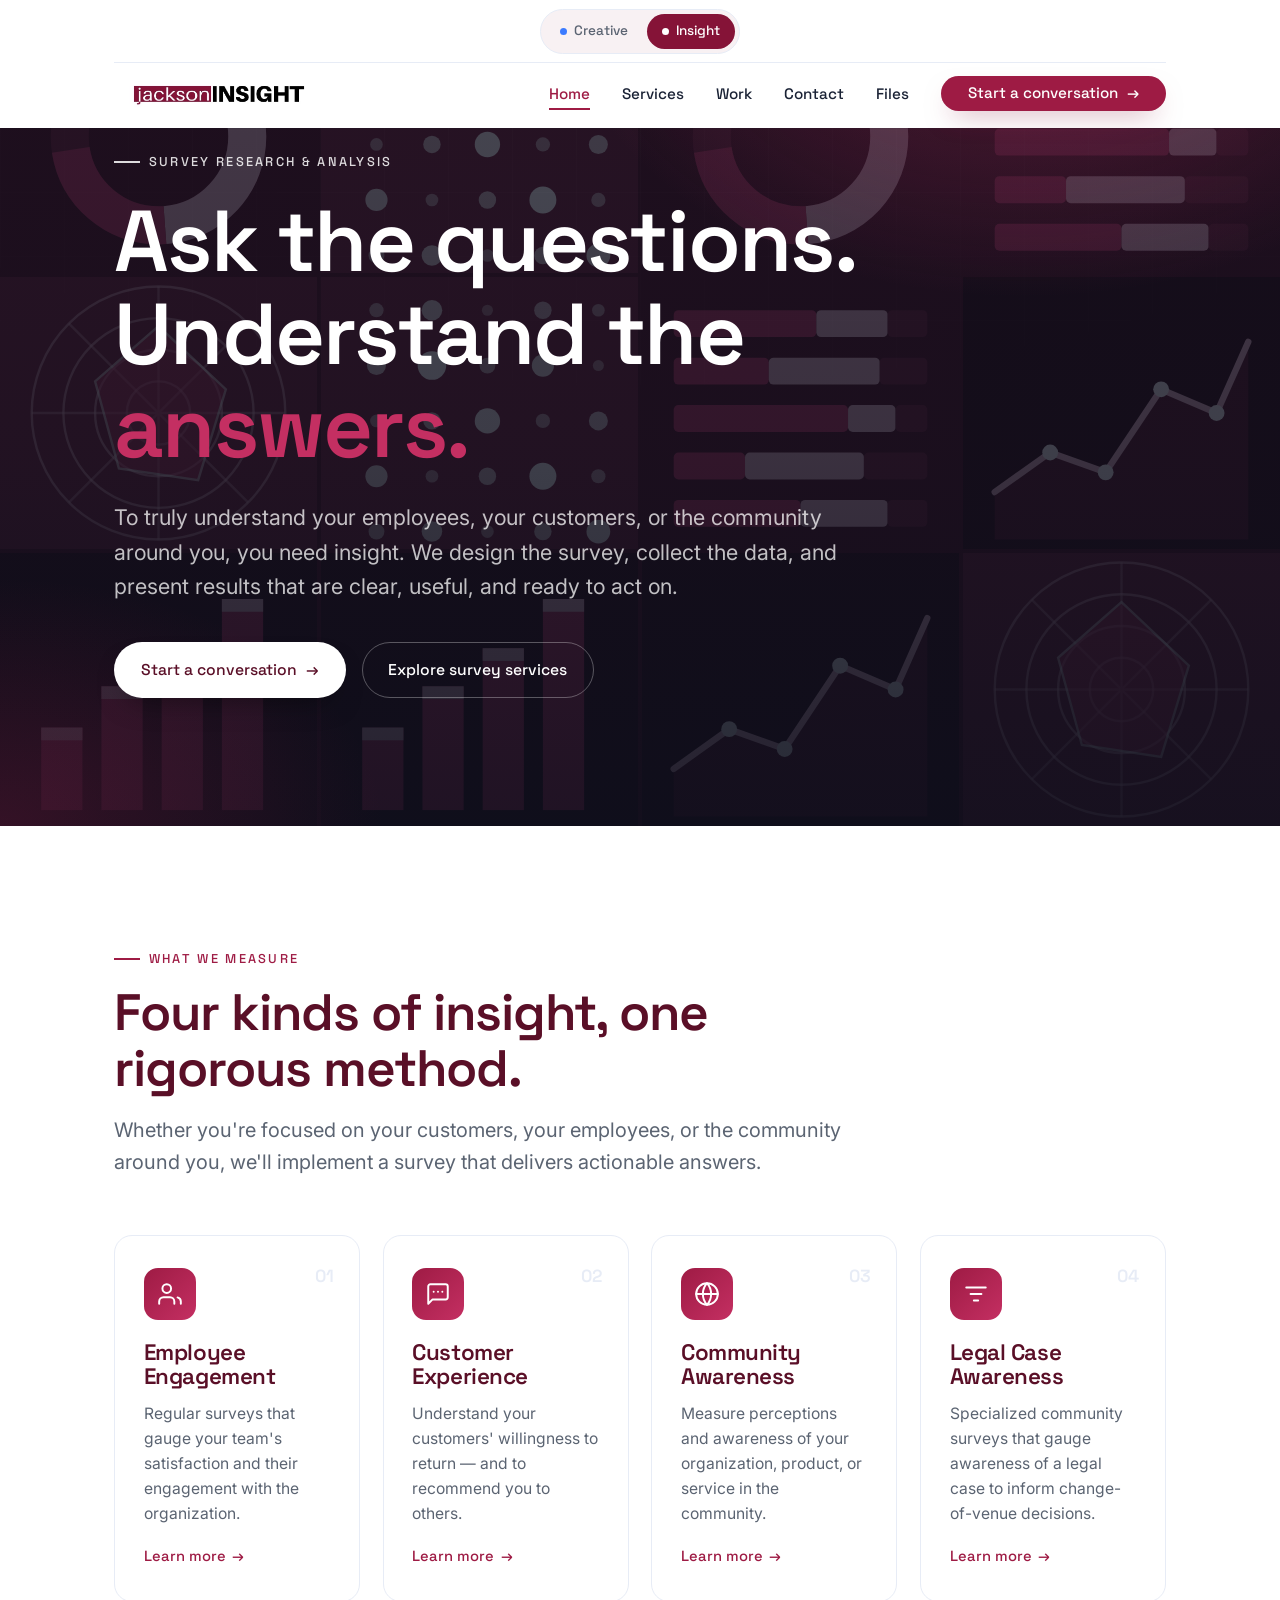
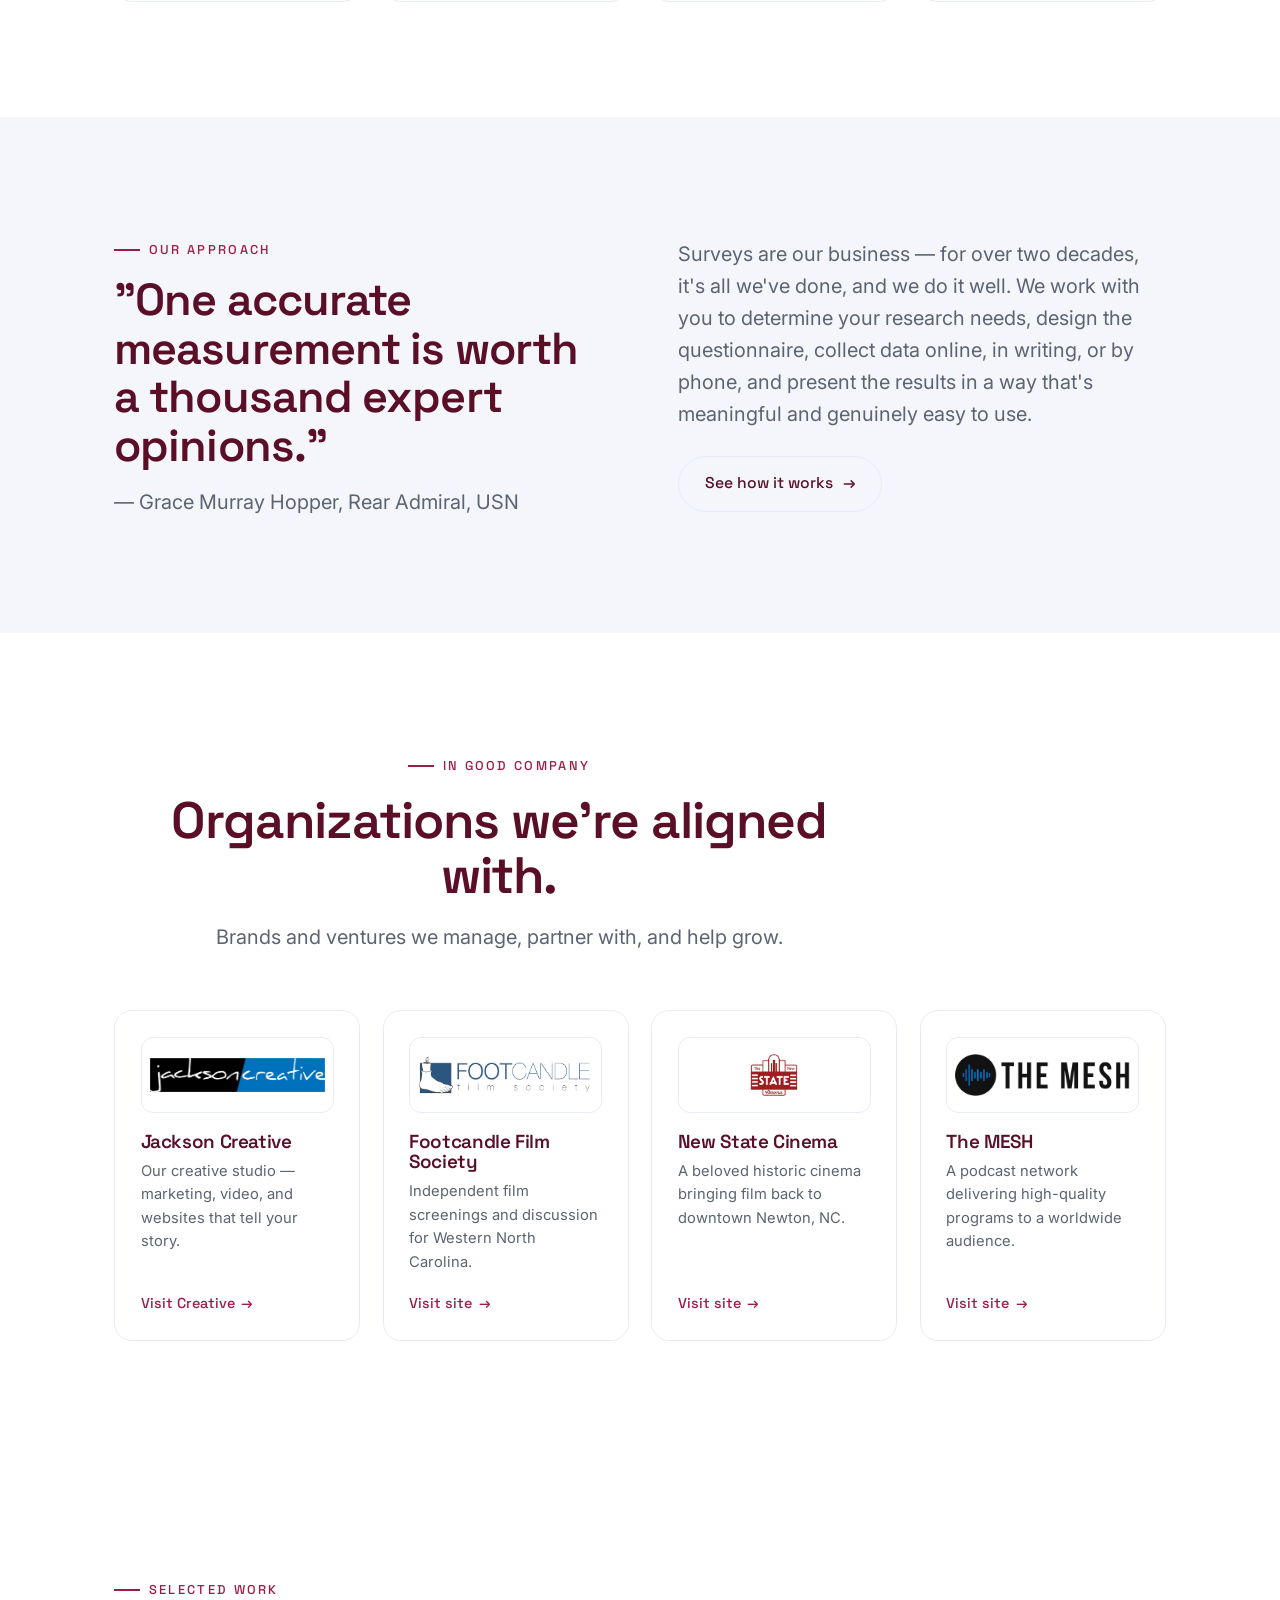
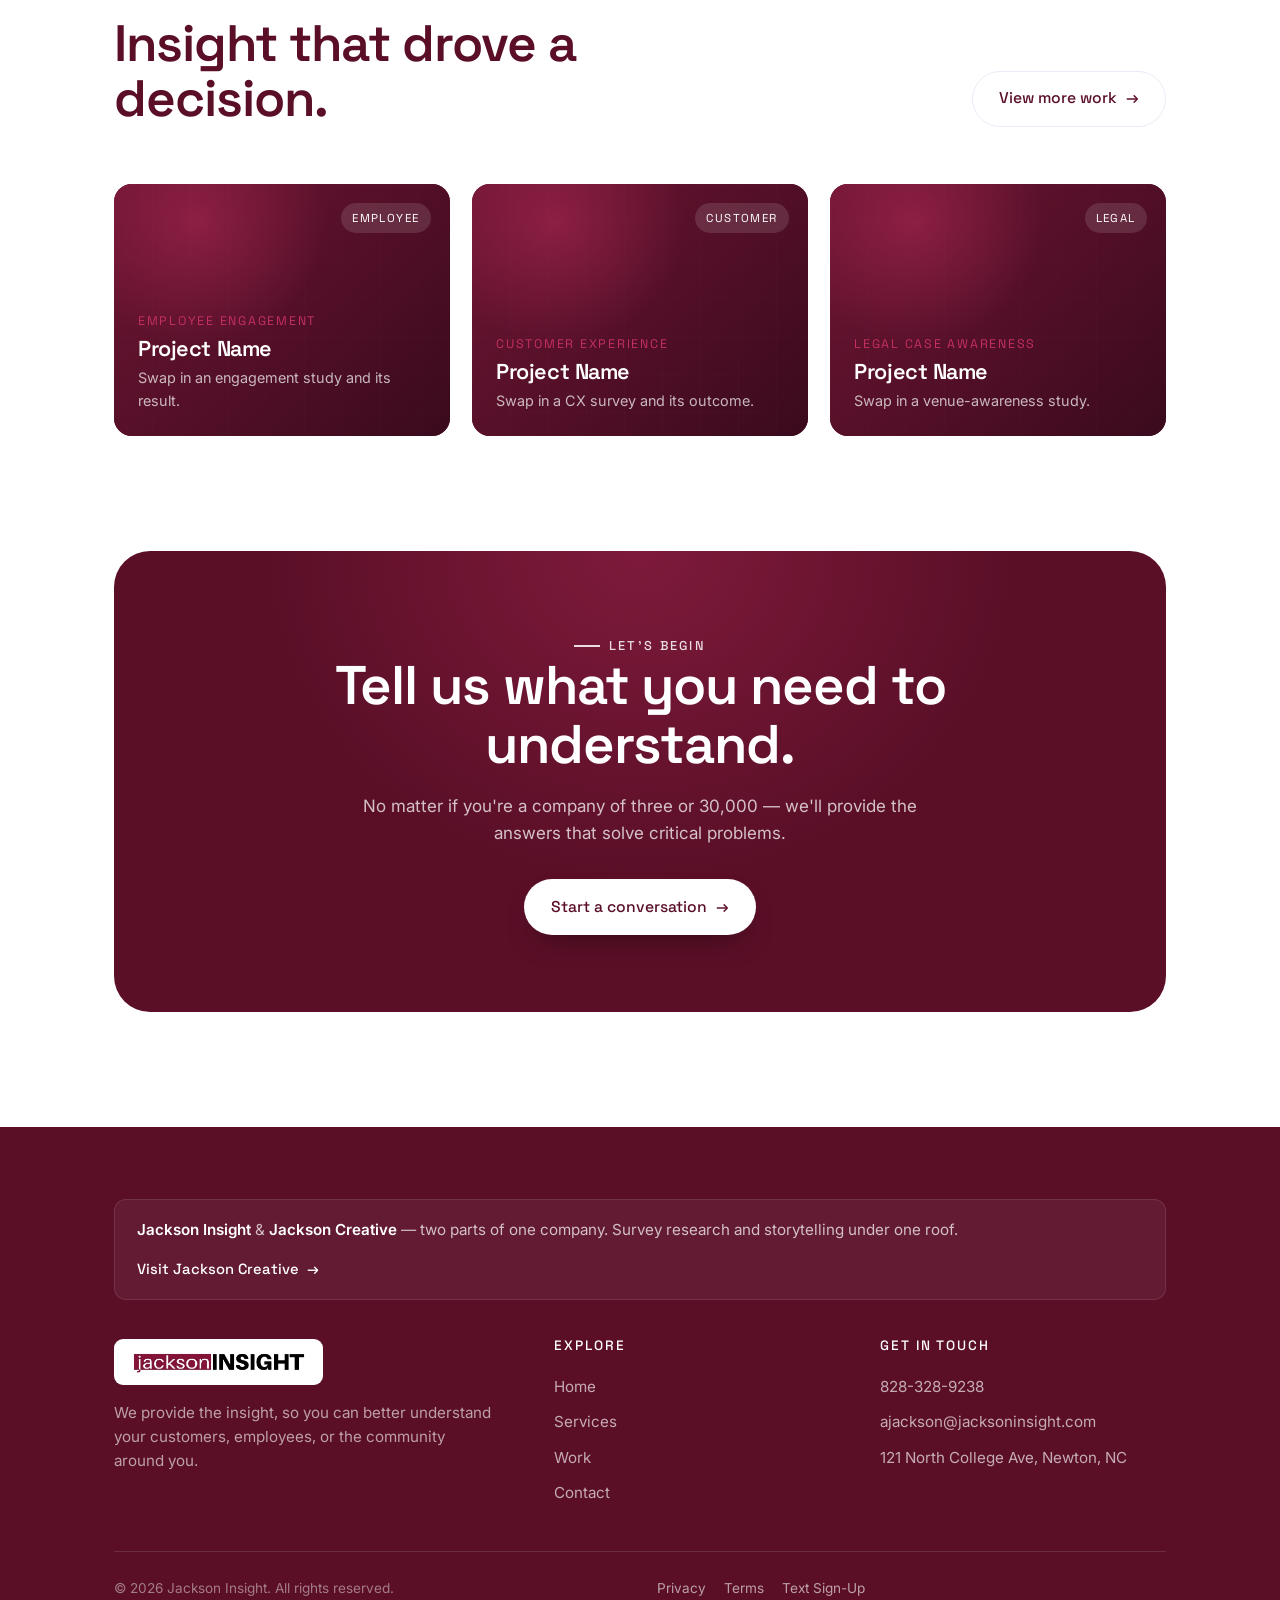
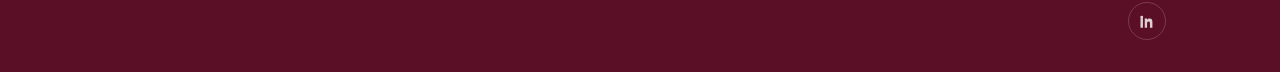
<file: insight/index.html>
<!DOCTYPE html>
<html lang="en">
<head>
<meta charset="UTF-8" />
<meta name="viewport" content="width=device-width, initial-scale=1" />
<title>Jackson Insight — Ask the Questions. Understand the Answers.</title>
<meta name="description" content="Jackson Insight is a survey research firm in Newton, NC. We design, run, and analyze surveys that give you actionable insight into your employees, customers, and community." />
<meta property="og:title" content="Jackson Insight — Ask the Questions. Understand the Answers." />
<meta property="og:description" content="Survey research that turns questions into actionable answers." />
<meta property="og:type" content="website" />
<link rel="preconnect" href="https://fonts.googleapis.com" />
<link rel="preconnect" href="https://fonts.gstatic.com" crossorigin />
<link href="https://fonts.googleapis.com/css2?family=Inter:wght@400;500;600&family=Space+Grotesk:wght@400;500;600;700&display=swap" rel="stylesheet" />
<link rel="stylesheet" href="../assets/styles.css" />
</head>
<body class="theme-insight">

<!-- ===== Header ===== -->
<header class="site-header">
  <div class="wrap">
    <a class="brand" href="/insight/index.html" aria-label="Jackson Insight home">
      <span class="logo-badge"><img src="../assets/jackson-insight-logo.png" alt="Jackson Insight" /></span>
    </a>
    <div class="brand-switch" role="group" aria-label="Switch between Jackson companies">
      <a class="bs-opt" data-brand="creative" href="/index.html"><span class="dot"></span>Creative</a>
      <a class="bs-opt active" data-brand="insight" href="/insight/index.html" aria-current="page"><span class="dot"></span>Insight</a>
    </div>
    <nav class="nav" aria-label="Primary">
      <button class="nav-toggle" aria-label="Toggle menu" aria-expanded="false"><span></span><span></span><span></span></button>
      <ul class="nav-links">
        <li><a href="/insight/index.html" class="active">Home</a></li>
        <li><a href="/insight/services.html">Services</a></li>
        <li><a href="/insight/work.html">Work</a></li>
        <li><a href="/insight/contact.html">Contact</a></li>
        <li><a href="https://files.thejacksoncreative.com" target="_blank" rel="noopener">Files</a></li>
        <li><a href="/insight/contact.html" class="btn btn-primary">Start a conversation <span class="arrow">→</span></a></li>
      </ul>
    </nav>
  </div>
</header>

<main>
<!-- ===== Hero ===== -->
<section class="hero">
  <!--
    HERO MOSAIC (4×3) — Insight
    12 dimmed still tiles behind the hero (no video on this side). Placeholders use the
    abstract data-viz set in /assets/insight-grid/ (tile1–tile6.svg), on-brand for survey work.
    Swap the --img url on any .hero-tile to use real imagery later. Positions shuffle on load.
  -->
  <div class="hero-media" aria-hidden="true">
    <div class="hero-grid">
      <div class="hero-tile" style="--img:url('/assets/insight-grid/tile1.svg')"></div>
      <div class="hero-tile" style="--img:url('/assets/insight-grid/tile4.svg')"></div>
      <div class="hero-tile" style="--img:url('/assets/insight-grid/tile2.svg')"></div>
      <div class="hero-tile" style="--img:url('/assets/insight-grid/tile6.svg')"></div>
      <div class="hero-tile" style="--img:url('/assets/insight-grid/tile3.svg')"></div>
      <div class="hero-tile" style="--img:url('/assets/insight-grid/tile5.svg')"></div>
      <div class="hero-tile" style="--img:url('/assets/insight-grid/tile2.svg')"></div>
      <div class="hero-tile" style="--img:url('/assets/insight-grid/tile6.svg')"></div>
      <div class="hero-tile" style="--img:url('/assets/insight-grid/tile1.svg')"></div>
      <div class="hero-tile" style="--img:url('/assets/insight-grid/tile3.svg')"></div>
      <div class="hero-tile" style="--img:url('/assets/insight-grid/tile5.svg')"></div>
      <div class="hero-tile" style="--img:url('/assets/insight-grid/tile4.svg')"></div>
    </div>
    <div class="hero-scrim"></div>
  </div>
  <div class="wrap">
    <span class="eyebrow on-dark reveal">Survey research &amp; analysis</span>
    <h1 class="reveal d1">Ask the questions.<br>Understand the <span class="accent">answers.</span></h1>
    <p class="lead reveal d2">To truly understand your employees, your customers, or the community around you, you need insight. We design the survey, collect the data, and present results that are clear, useful, and ready to act on.</p>
    <div class="cta-row reveal d3">
      <a href="/insight/contact.html" class="btn btn-primary">Start a conversation <span class="arrow">→</span></a>
      <a href="/insight/services.html" class="btn btn-ghost">Explore survey services</a>
    </div>
  </div>
</section>

<!-- ===== Services ===== -->
<section class="section" id="services">
  <div class="wrap">
    <div class="section-head reveal">
      <span class="eyebrow">What we measure</span>
      <h2>Four kinds of insight, one rigorous method.</h2>
      <p class="lead">Whether you're focused on your customers, your employees, or the community around you, we'll implement a survey that delivers actionable answers.</p>
    </div>
    <div class="grid cols-4">

      <article class="svc-card reveal">
        <span class="num">01</span>
        <div class="icon" aria-hidden="true">
          <svg viewBox="0 0 24 24" fill="none" stroke="currentColor" stroke-width="1.8" stroke-linecap="round" stroke-linejoin="round"><path d="M16 21v-2a4 4 0 00-4-4H6a4 4 0 00-4 4v2"/><circle cx="9" cy="7" r="4"/><path d="M22 21v-2a4 4 0 00-3-3.87"/></svg>
        </div>
        <h3>Employee Engagement</h3>
        <p>Regular surveys that gauge your team's satisfaction and their engagement with the organization.</p>
        <a href="/insight/services.html#employee" class="more">Learn more <span class="arrow">→</span></a>
      </article>

      <article class="svc-card reveal d1">
        <span class="num">02</span>
        <div class="icon" aria-hidden="true">
          <svg viewBox="0 0 24 24" fill="none" stroke="currentColor" stroke-width="1.8" stroke-linecap="round" stroke-linejoin="round"><path d="M21 15a2 2 0 01-2 2H7l-4 4V5a2 2 0 012-2h14a2 2 0 012 2z"/><path d="M8 10h.01M12 10h.01M16 10h.01"/></svg>
        </div>
        <h3>Customer Experience</h3>
        <p>Understand your customers' willingness to return — and to recommend you to others.</p>
        <a href="/insight/services.html#customer" class="more">Learn more <span class="arrow">→</span></a>
      </article>

      <article class="svc-card reveal d2">
        <span class="num">03</span>
        <div class="icon" aria-hidden="true">
          <svg viewBox="0 0 24 24" fill="none" stroke="currentColor" stroke-width="1.8" stroke-linecap="round" stroke-linejoin="round"><circle cx="12" cy="12" r="10"/><path d="M2 12h20"/><path d="M12 2a15 15 0 010 20 15 15 0 010-20z"/></svg>
        </div>
        <h3>Community Awareness</h3>
        <p>Measure perceptions and awareness of your organization, product, or service in the community.</p>
        <a href="/insight/services.html#community" class="more">Learn more <span class="arrow">→</span></a>
      </article>

      <article class="svc-card reveal d3">
        <span class="num">04</span>
        <div class="icon" aria-hidden="true">
          <svg viewBox="0 0 24 24" fill="none" stroke="currentColor" stroke-width="1.8" stroke-linecap="round" stroke-linejoin="round"><path d="M3 6h18M7 12h10M10 18h4"/></svg>
        </div>
        <h3>Legal Case Awareness</h3>
        <p>Specialized community surveys that gauge awareness of a legal case to inform change-of-venue decisions.</p>
        <a href="/insight/services.html#legal" class="more">Learn more <span class="arrow">→</span></a>
      </article>

    </div>
  </div>
</section>

<!-- ===== Approach ===== -->
<section class="section" style="background:var(--off-white);">
  <div class="wrap">
    <div class="grid cols-2" style="align-items:center; gap:clamp(2rem,6vw,5rem);">
      <div class="reveal">
        <span class="eyebrow">Our approach</span>
        <h2 style="font-size:clamp(1.9rem,4vw,2.8rem); margin-top:1rem;">"One accurate measurement is worth a thousand expert opinions."</h2>
        <p class="lead" style="margin-top:1rem;">— Grace Murray Hopper, Rear Admiral, USN</p>
      </div>
      <div class="reveal d1">
        <p class="lead">Surveys are our business — for over two decades, it's all we've done, and we do it well. We work with you to determine your research needs, design the questionnaire, collect data online, in writing, or by phone, and present the results in a way that's meaningful and genuinely easy to use.</p>
        <a href="/insight/services.html" class="btn btn-outline" style="margin-top:1.6rem;">See how it works <span class="arrow">→</span></a>
      </div>
    </div>
  </div>
</section>

<!-- ===== Affiliated organizations ===== -->
<section class="section" id="family">
  <div class="wrap">
    <div class="section-head center reveal">
      <span class="eyebrow">In good company</span>
      <h2>Organizations we're aligned with.</h2>
      <p class="lead">Brands and ventures we manage, partner with, and help grow.</p>
    </div>
    <div class="grid cols-4">

      <article class="partner-card reveal">
        <div class="partner-logo" style="background:#fff; border-style:solid;"><img src="../assets/partners/jackson-creative.png" alt="Jackson Creative" /></div>
        <h3>Jackson Creative</h3>
        <p>Our creative studio — marketing, video, and websites that tell your story.</p>
        <a class="plink" href="/index.html">Visit Creative <span class="arrow">→</span></a>
      </article>

      <article class="partner-card reveal d1">
        <div class="partner-logo" style="background:#fff; border-style:solid;"><img src="../assets/partners/footcandle.png" alt="Footcandle Film Society" /></div>
        <h3>Footcandle Film Society</h3>
        <p>Independent film screenings and discussion for Western North Carolina.</p>
        <a class="plink" href="https://www.footcandle.org" target="_blank" rel="noopener">Visit site <span class="arrow">→</span></a>
      </article>

      <article class="partner-card reveal d2">
        <div class="partner-logo" style="background:#fff; border-style:solid;"><img src="../assets/partners/new-state-cinema.png" alt="New State Cinema" /></div>
        <h3>New State Cinema</h3>
        <p>A beloved historic cinema bringing film back to downtown Newton, NC.</p>
        <a class="plink" href="https://statecinemanewton.com" target="_blank" rel="noopener">Visit site <span class="arrow">→</span></a>
      </article>

      <article class="partner-card reveal d3">
        <div class="partner-logo" style="background:#fff; border-style:solid;"><img src="../assets/partners/the-mesh.png" alt="The MESH" /></div>
        <h3>The MESH</h3>
        <p>A podcast network delivering high-quality programs to a worldwide audience.</p>
        <a class="plink" href="https://themesh.tv" target="_blank" rel="noopener">Visit site <span class="arrow">→</span></a>
      </article>

    </div>
  </div>
</section>

<!-- ===== Featured work ===== -->
<section class="section" id="work">
  <div class="wrap">
    <div class="section-head reveal" style="display:flex; justify-content:space-between; align-items:flex-end; flex-wrap:wrap; gap:1.5rem; max-width:none;">
      <div style="max-width:55ch;">
        <span class="eyebrow">Selected work</span>
        <h2>Insight that drove a decision.</h2>
      </div>
      <a href="/insight/work.html" class="btn btn-outline">View more work <span class="arrow">→</span></a>
    </div>
    <div class="grid cols-3">
      <a href="/insight/work.html" class="work-card reveal"><div class="ph"></div><span class="badge">Employee</span><div class="meta"><div class="cat">Employee Engagement</div><h3>Project Name</h3><p>Swap in an engagement study and its result.</p></div></a>
      <a href="/insight/work.html" class="work-card reveal d1"><div class="ph"></div><span class="badge">Customer</span><div class="meta"><div class="cat">Customer Experience</div><h3>Project Name</h3><p>Swap in a CX survey and its outcome.</p></div></a>
      <a href="/insight/work.html" class="work-card reveal d2"><div class="ph"></div><span class="badge">Legal</span><div class="meta"><div class="cat">Legal Case Awareness</div><h3>Project Name</h3><p>Swap in a venue-awareness study.</p></div></a>
    </div>
  </div>
</section>

<!-- ===== CTA ===== -->
<section class="section" style="padding-top:0;">
  <div class="wrap">
    <div class="cta-band reveal">
      <span class="eyebrow on-dark" style="justify-content:center;">Let's begin</span>
      <h2>Tell us what you need to understand.</h2>
      <p>No matter if you're a company of three or 30,000 — we'll provide the answers that solve critical problems.</p>
      <a href="/insight/contact.html" class="btn btn-primary">Start a conversation <span class="arrow">→</span></a>
    </div>
  </div>
</section>
</main>

<!-- ===== Footer ===== -->
<footer class="site-footer">
  <div class="wrap">
    <div class="family-strip">
      <div class="fs-text"><strong>Jackson Insight</strong> &amp; <strong>Jackson Creative</strong> — two parts of one company. Survey research and storytelling under one roof.</div>
      <a class="fs-link" href="/index.html">Visit Jackson Creative <span class="arrow">→</span></a>
    </div>
    <div class="footer-top">
      <div>
        <a class="brand" href="/insight/index.html"><span class="logo-badge"><img src="../assets/jackson-insight-logo.png" alt="Jackson Insight" /></span></a>
        <p class="footer-blurb">We provide the insight, so you can better understand your customers, employees, or the community around you.</p>
      </div>
      <div class="footer-col">
        <h4>Explore</h4>
        <a href="/insight/index.html">Home</a>
        <a href="/insight/services.html">Services</a>
        <a href="/insight/work.html">Work</a>
        <a href="/insight/contact.html">Contact</a>
      </div>
      <div class="footer-col">
        <h4>Get in touch</h4>
        <a href="tel:828-328-9238">828-328-9238</a>
        <a href="mailto:ajackson@jacksoninsight.com">ajackson@jacksoninsight.com</a>
        <a href="https://maps.google.com/?q=121+North+College+Ave+Newton+NC+28658" target="_blank" rel="noopener">121 North College Ave, Newton, NC</a>
      </div>
    </div>
    <div class="footer-bottom">
      <span>© <span id="year">2026</span> Jackson Insight. All rights reserved.</span>
      <span style="display:flex; gap:1.1rem;"><a href="/insight/privacy.html" style="color:rgba(255,255,255,.6);">Privacy</a><a href="/insight/terms.html" style="color:rgba(255,255,255,.6);">Terms</a><a href="/insight/text-signup.html" style="color:rgba(255,255,255,.6);">Text Sign-Up</a></span>
      <div class="socials">
        <a href="https://www.linkedin.com/company/jackson-creative/" target="_blank" rel="noopener" aria-label="LinkedIn"><svg viewBox="0 0 24 24" fill="currentColor"><path d="M6.94 7A1.94 1.94 0 113 7a1.94 1.94 0 013.94 0zM3.3 8.5h3.3V21H3.3V8.5zM9 8.5h3.16v1.7h.05c.44-.83 1.5-1.7 3.1-1.7 3.3 0 3.9 2.17 3.9 5V21h-3.3v-5.3c0-1.26 0-2.9-1.76-2.9s-2.03 1.37-2.03 2.8V21H9V8.5z"/></svg></a>
      </div>
    </div>
  </div>
</footer>

<script src="../assets/script.js"></script>
</body>
</html>
</file>
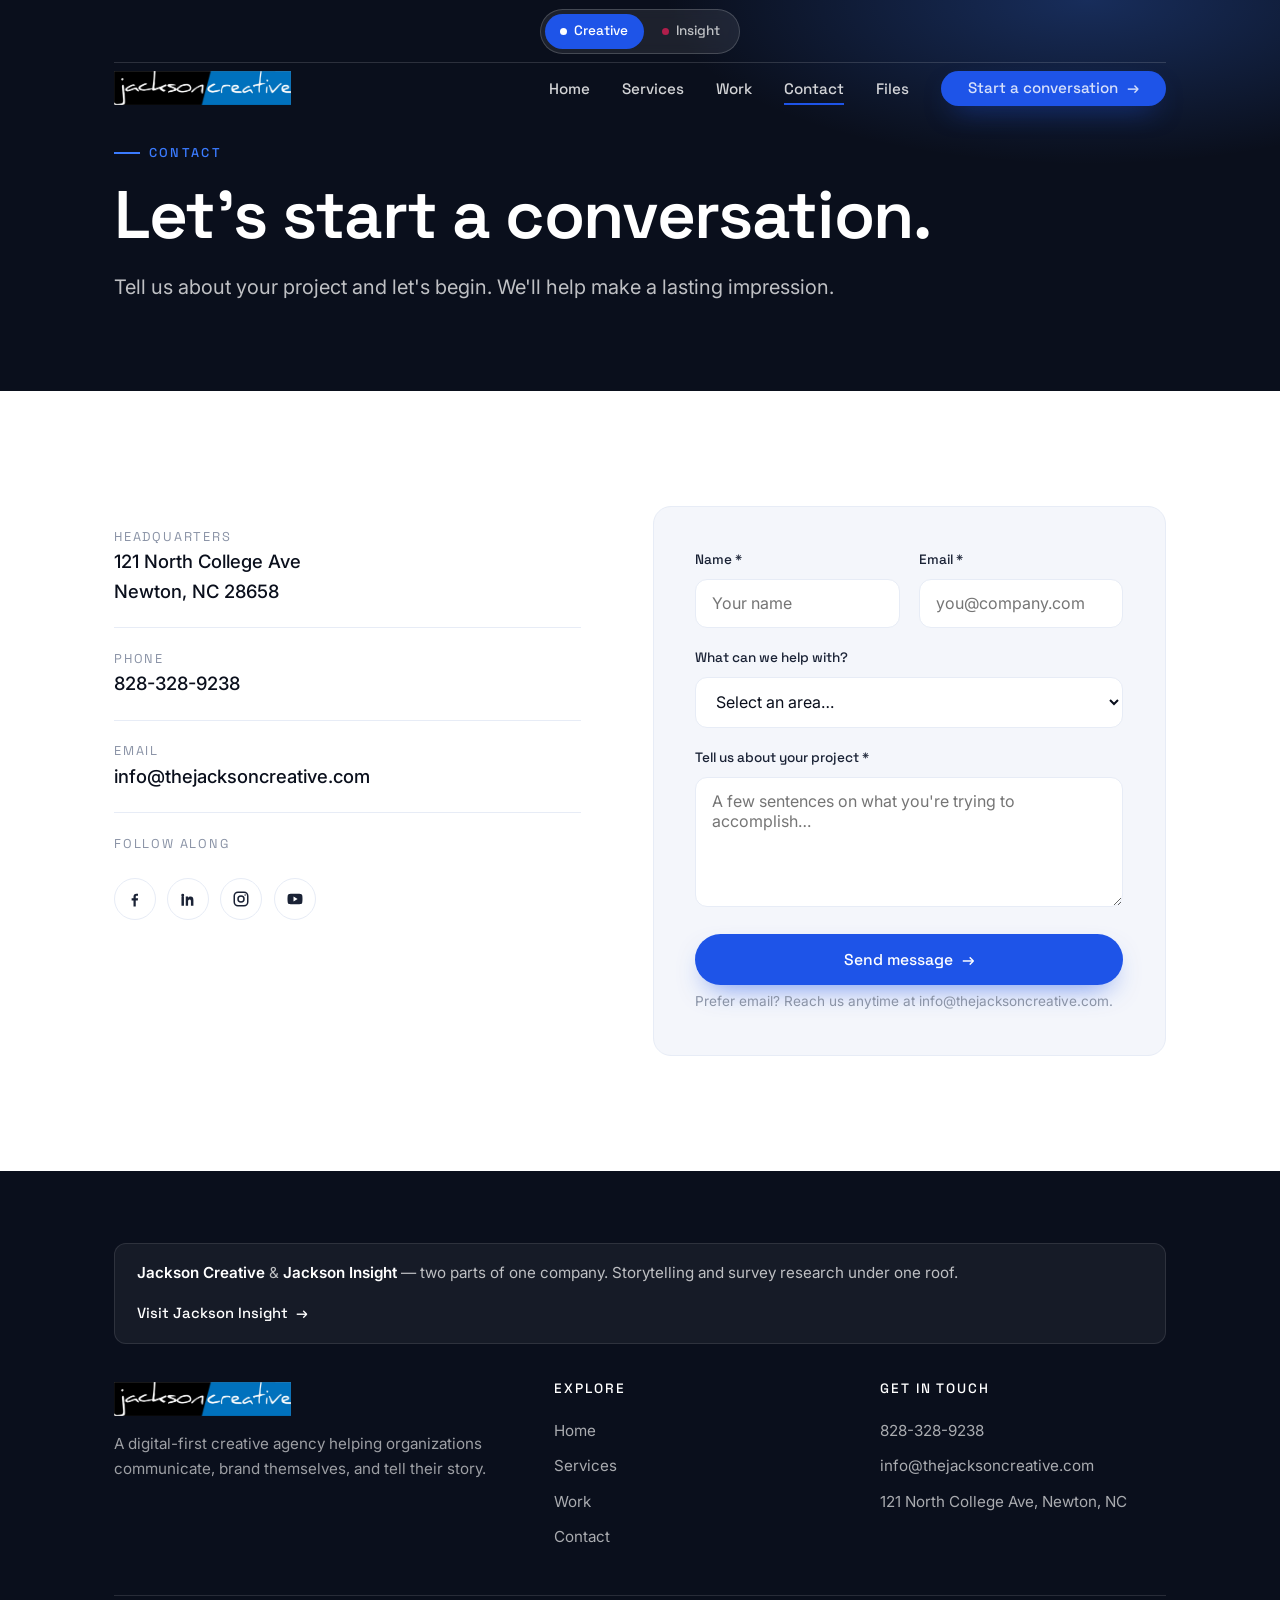
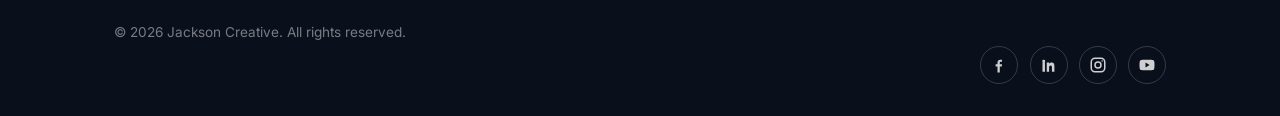
<file: contact.html>
<!DOCTYPE html>
<html lang="en">
<head>
<meta charset="UTF-8" />
<meta name="viewport" content="width=device-width, initial-scale=1" />
<title>Contact — Jackson Creative</title>
<meta name="description" content="Start a conversation with Jackson Creative. Tell us about your project — marketing, video, web, or custom smart tools. Newton, NC." />
<link rel="preconnect" href="https://fonts.googleapis.com" />
<link rel="preconnect" href="https://fonts.gstatic.com" crossorigin />
<link href="https://fonts.googleapis.com/css2?family=Inter:wght@400;500;600&family=Space+Grotesk:wght@400;500;600;700&display=swap" rel="stylesheet" />
<link rel="stylesheet" href="assets/styles.css" />
</head>
<body>

<header class="site-header over-dark">
  <div class="wrap">
    <a class="brand" href="index.html" aria-label="Jackson Creative home">
      <img class="logo-img" src="assets/jackson-creative-logo.png" alt="Jackson Creative" />
    </a>
    <div class="brand-switch" role="group" aria-label="Switch between Jackson companies">
      <a class="bs-opt active" data-brand="creative" href="index.html" aria-current="page"><span class="dot"></span>Creative</a>
      <a class="bs-opt" data-brand="insight" href="insight/index.html"><span class="dot"></span>Insight</a>
    </div>
    <nav class="nav" aria-label="Primary">
      <button class="nav-toggle" aria-label="Toggle menu" aria-expanded="false"><span></span><span></span><span></span></button>
      <ul class="nav-links">
        <li><a href="index.html">Home</a></li>
        <li><a href="services.html">Services</a></li>
        <li><a href="work.html">Work</a></li>
        <li><a href="contact.html" class="active">Contact</a></li>
        <li><a href="https://files.thejacksoncreative.com" target="_blank" rel="noopener">Files</a></li>
        <li><a href="contact.html" class="btn btn-primary">Start a conversation <span class="arrow">→</span></a></li>
      </ul>
    </nav>
  </div>
</header>

<main>
<section class="page-hero">
  <div class="wrap">
    <span class="eyebrow on-dark reveal">Contact</span>
    <h1 class="reveal d1">Let's start a conversation.</h1>
    <p class="lead reveal d2">Tell us about your project and let's begin. We'll help make a lasting impression.</p>
  </div>
</section>

<section class="section">
  <div class="wrap">
    <div class="contact-grid">

      <!-- Info -->
      <div class="contact-info reveal">
        <div class="item">
          <div class="k">Headquarters</div>
          <a class="v" href="https://maps.google.com/?q=121+North+College+Ave+Newton+NC+28658" target="_blank" rel="noopener">121 North College Ave<br>Newton, NC 28658</a>
        </div>
        <div class="item">
          <div class="k">Phone</div>
          <a class="v" href="tel:828-328-9238">828-328-9238</a>
        </div>
        <div class="item">
          <div class="k">Email</div>
          <a class="v" href="mailto:info@thejacksoncreative.com">info@thejacksoncreative.com</a>
        </div>
        <div class="item">
          <div class="k">Follow along</div>
          <div class="socials">
            <a href="https://www.facebook.com/hkycreative/" target="_blank" rel="noopener" aria-label="Facebook"><svg viewBox="0 0 24 24" fill="currentColor"><path d="M13 22v-8h2.7l.4-3H13V9.2c0-.9.3-1.5 1.6-1.5H16V5.1c-.3 0-1.2-.1-2.3-.1-2.3 0-3.7 1.4-3.7 3.9V11H7.5v3H10v8h3z"/></svg></a>
            <a href="https://www.linkedin.com/company/jackson-creative/" target="_blank" rel="noopener" aria-label="LinkedIn"><svg viewBox="0 0 24 24" fill="currentColor"><path d="M6.94 7A1.94 1.94 0 113 7a1.94 1.94 0 013.94 0zM3.3 8.5h3.3V21H3.3V8.5zM9 8.5h3.16v1.7h.05c.44-.83 1.5-1.7 3.1-1.7 3.3 0 3.9 2.17 3.9 5V21h-3.3v-5.3c0-1.26 0-2.9-1.76-2.9s-2.03 1.37-2.03 2.8V21H9V8.5z"/></svg></a>
            <a href="https://www.instagram.com/hkycreative/" target="_blank" rel="noopener" aria-label="Instagram"><svg viewBox="0 0 24 24" fill="none" stroke="currentColor" stroke-width="2"><rect x="3" y="3" width="18" height="18" rx="5"/><circle cx="12" cy="12" r="4"/><circle cx="17.5" cy="6.5" r="1" fill="currentColor" stroke="none"/></svg></a>
            <a href="https://www.youtube.com/channel/UCBvc6t34RGQKwMXpYL2h0Vg/" target="_blank" rel="noopener" aria-label="YouTube"><svg viewBox="0 0 24 24" fill="currentColor"><path d="M22 12s0-3.3-.4-4.9a2.5 2.5 0 00-1.8-1.8C18.2 5 12 5 12 5s-6.2 0-7.8.3A2.5 2.5 0 002.4 7.1C2 8.7 2 12 2 12s0 3.3.4 4.9a2.5 2.5 0 001.8 1.8C5.8 19 12 19 12 19s6.2 0 7.8-.3a2.5 2.5 0 001.8-1.8C22 15.3 22 12 22 12zm-12 3.2V8.8L15.5 12 10 15.2z"/></svg></a>
          </div>
        </div>
      </div>

      <!-- Form -->
      <div class="form-card reveal d1">
        <!--
          TO ACTIVATE THE FORM:
          1. Create a free endpoint at https://formspree.io (or similar) for info@thejacksoncreative.com
          2. Replace the action URL below with your endpoint, e.g. action="https://formspree.io/f/abcdwxyz"
          Until then, the form gracefully opens the visitor's email app pre-filled. Nothing breaks.
        -->
        <form id="contact-form" action="https://formspree.io/f/mlgqyrpb" method="POST">
          <div class="field-row">
            <div class="field">
              <label for="name">Name *</label>
              <input id="name" name="name" type="text" autocomplete="name" required placeholder="Your name" />
            </div>
            <div class="field">
              <label for="email">Email *</label>
              <input id="email" name="email" type="email" autocomplete="email" required placeholder="you@company.com" />
            </div>
          </div>
          <div class="field">
            <label for="service">What can we help with?</label>
            <select id="service" name="service">
              <option value="">Select an area…</option>
              <option>Marketing Services</option>
              <option>Video Production</option>
              <option>Website Development</option>
              <option>Smart Tools</option>
              <option>Not sure yet</option>
            </select>
          </div>
          <div class="field">
            <label for="message">Tell us about your project *</label>
            <textarea id="message" name="message" required placeholder="A few sentences on what you're trying to accomplish…"></textarea>
          </div>
          <button type="submit" class="btn btn-primary" style="width:100%; justify-content:center;">Send message <span class="arrow">→</span></button>
          <p class="form-note">Prefer email? Reach us anytime at info@thejacksoncreative.com.</p>
          <div class="form-status" role="status" aria-live="polite"></div>
        </form>
      </div>

    </div>
  </div>
</section>
</main>

<footer class="site-footer">
  <div class="wrap">
    <div class="family-strip">
      <div class="fs-text"><strong>Jackson Creative</strong> &amp; <strong>Jackson Insight</strong> — two parts of one company. Storytelling and survey research under one roof.</div>
      <a class="fs-link" href="insight/index.html">Visit Jackson Insight <span class="arrow">→</span></a>
    </div>
    <div class="footer-top">
      <div>
        <a class="brand" href="index.html"><img class="logo-img" src="assets/jackson-creative-logo.png" alt="Jackson Creative" /></a>
        <p class="footer-blurb">A digital-first creative agency helping organizations communicate, brand themselves, and tell their story.</p>
      </div>
      <div class="footer-col">
        <h4>Explore</h4>
        <a href="index.html">Home</a><a href="services.html">Services</a><a href="work.html">Work</a><a href="contact.html">Contact</a>
      </div>
      <div class="footer-col">
        <h4>Get in touch</h4>
        <a href="tel:828-328-9238">828-328-9238</a>
        <a href="mailto:info@thejacksoncreative.com">info@thejacksoncreative.com</a>
        <a href="https://maps.google.com/?q=121+North+College+Ave+Newton+NC+28658" target="_blank" rel="noopener">121 North College Ave, Newton, NC</a>
      </div>
    </div>
    <div class="footer-bottom">
      <span>© <span id="year">2026</span> Jackson Creative. All rights reserved.</span>
      <div class="socials">
        <a href="https://www.facebook.com/hkycreative/" target="_blank" rel="noopener" aria-label="Facebook"><svg viewBox="0 0 24 24" fill="currentColor"><path d="M13 22v-8h2.7l.4-3H13V9.2c0-.9.3-1.5 1.6-1.5H16V5.1c-.3 0-1.2-.1-2.3-.1-2.3 0-3.7 1.4-3.7 3.9V11H7.5v3H10v8h3z"/></svg></a>
        <a href="https://www.linkedin.com/company/jackson-creative/" target="_blank" rel="noopener" aria-label="LinkedIn"><svg viewBox="0 0 24 24" fill="currentColor"><path d="M6.94 7A1.94 1.94 0 113 7a1.94 1.94 0 013.94 0zM3.3 8.5h3.3V21H3.3V8.5zM9 8.5h3.16v1.7h.05c.44-.83 1.5-1.7 3.1-1.7 3.3 0 3.9 2.17 3.9 5V21h-3.3v-5.3c0-1.26 0-2.9-1.76-2.9s-2.03 1.37-2.03 2.8V21H9V8.5z"/></svg></a>
        <a href="https://www.instagram.com/hkycreative/" target="_blank" rel="noopener" aria-label="Instagram"><svg viewBox="0 0 24 24" fill="none" stroke="currentColor" stroke-width="2"><rect x="3" y="3" width="18" height="18" rx="5"/><circle cx="12" cy="12" r="4"/><circle cx="17.5" cy="6.5" r="1" fill="currentColor" stroke="none"/></svg></a>
        <a href="https://www.youtube.com/channel/UCBvc6t34RGQKwMXpYL2h0Vg/" target="_blank" rel="noopener" aria-label="YouTube"><svg viewBox="0 0 24 24" fill="currentColor"><path d="M22 12s0-3.3-.4-4.9a2.5 2.5 0 00-1.8-1.8C18.2 5 12 5 12 5s-6.2 0-7.8.3A2.5 2.5 0 002.4 7.1C2 8.7 2 12 2 12s0 3.3.4 4.9a2.5 2.5 0 001.8 1.8C5.8 19 12 19 12 19s6.2 0 7.8-.3a2.5 2.5 0 001.8-1.8C22 15.3 22 12 22 12zm-12 3.2V8.8L15.5 12 10 15.2z"/></svg></a>
      </div>
    </div>
  </div>
</footer>

<script src="assets/script.js"></script>
</body>
</html>
</file>
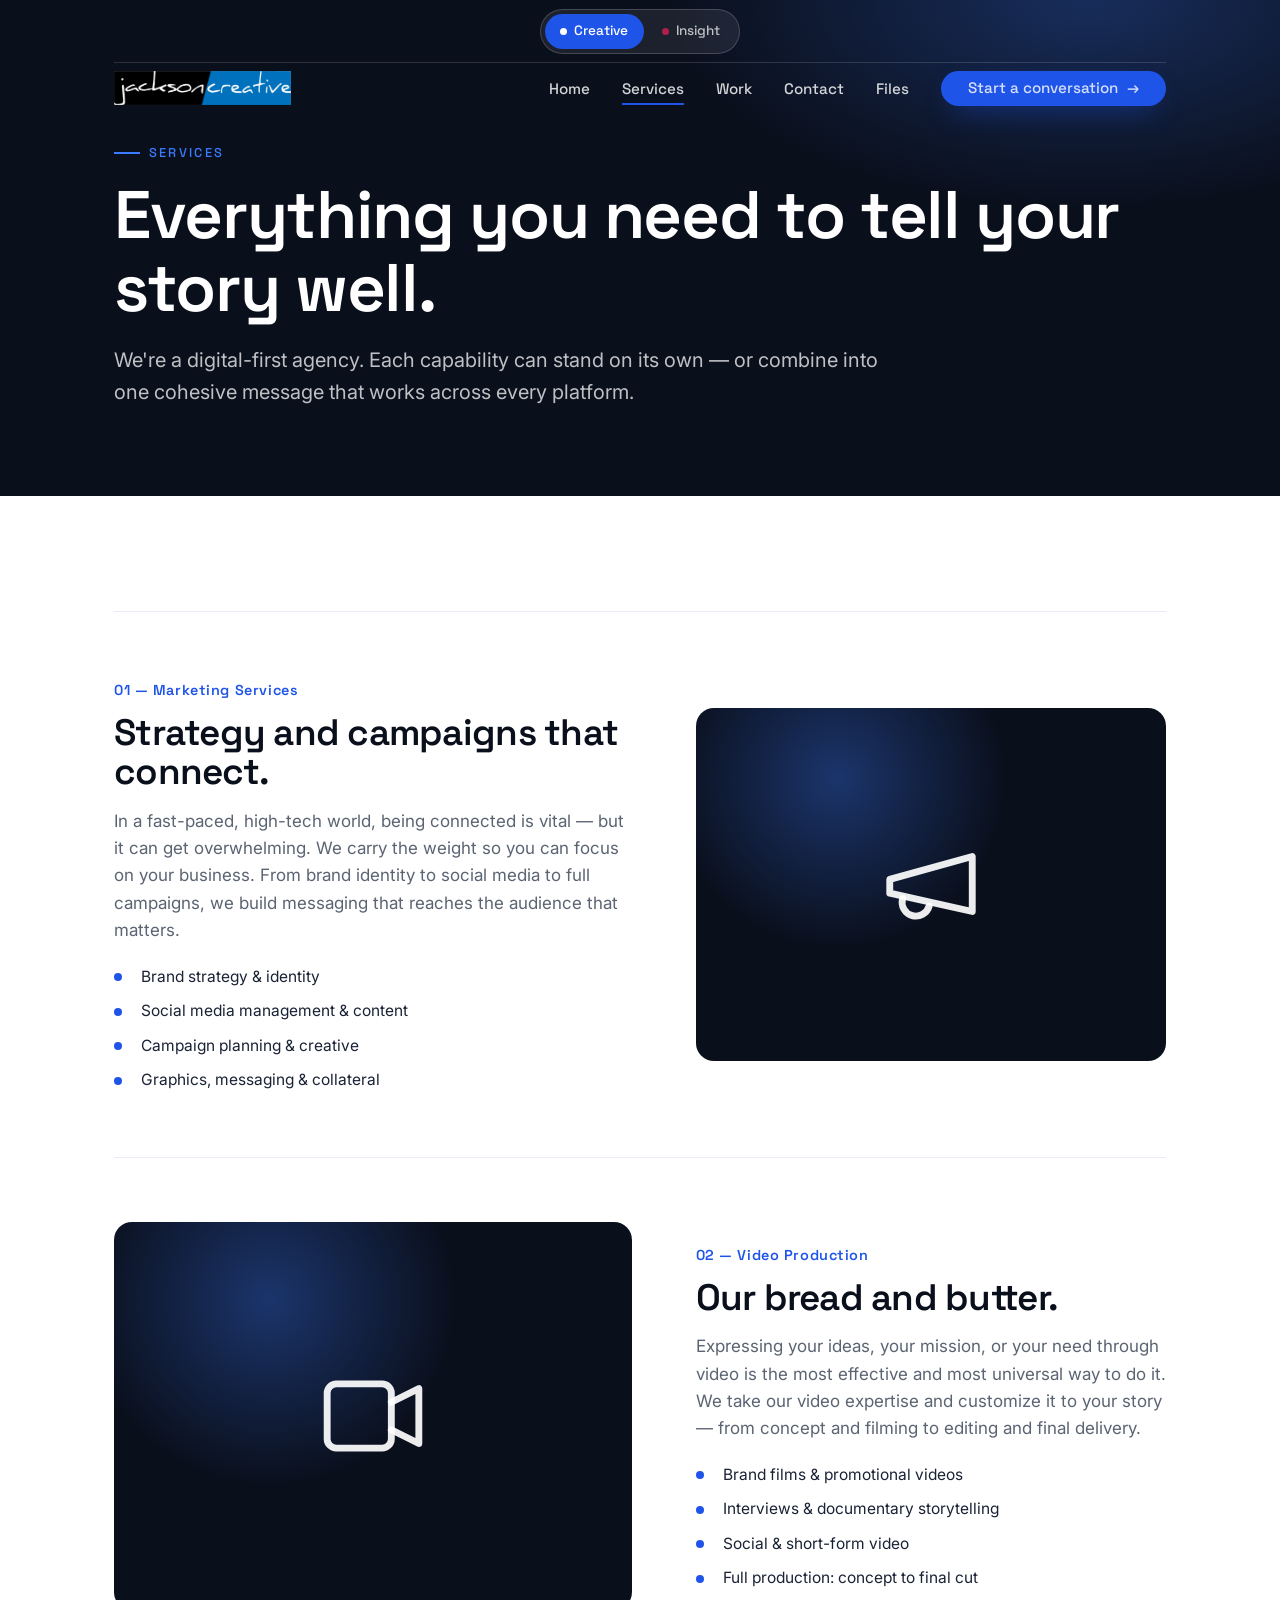
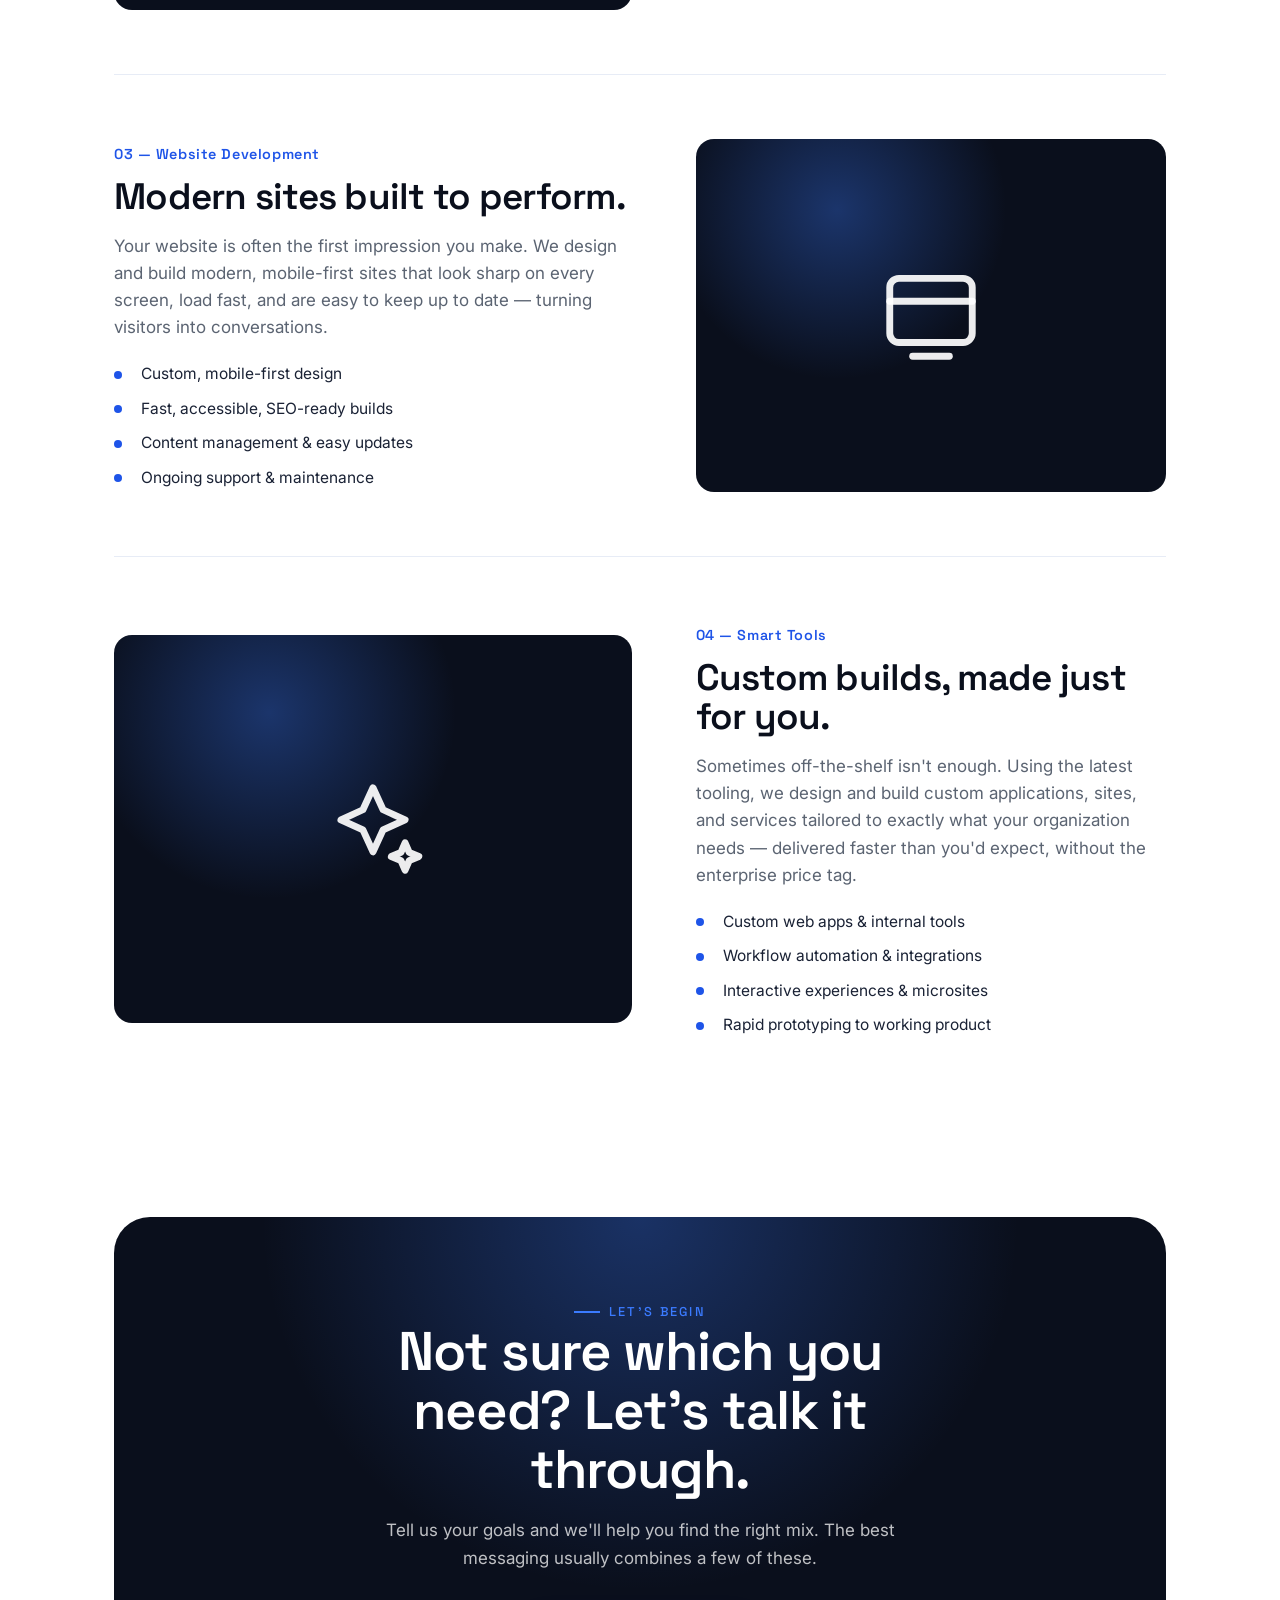
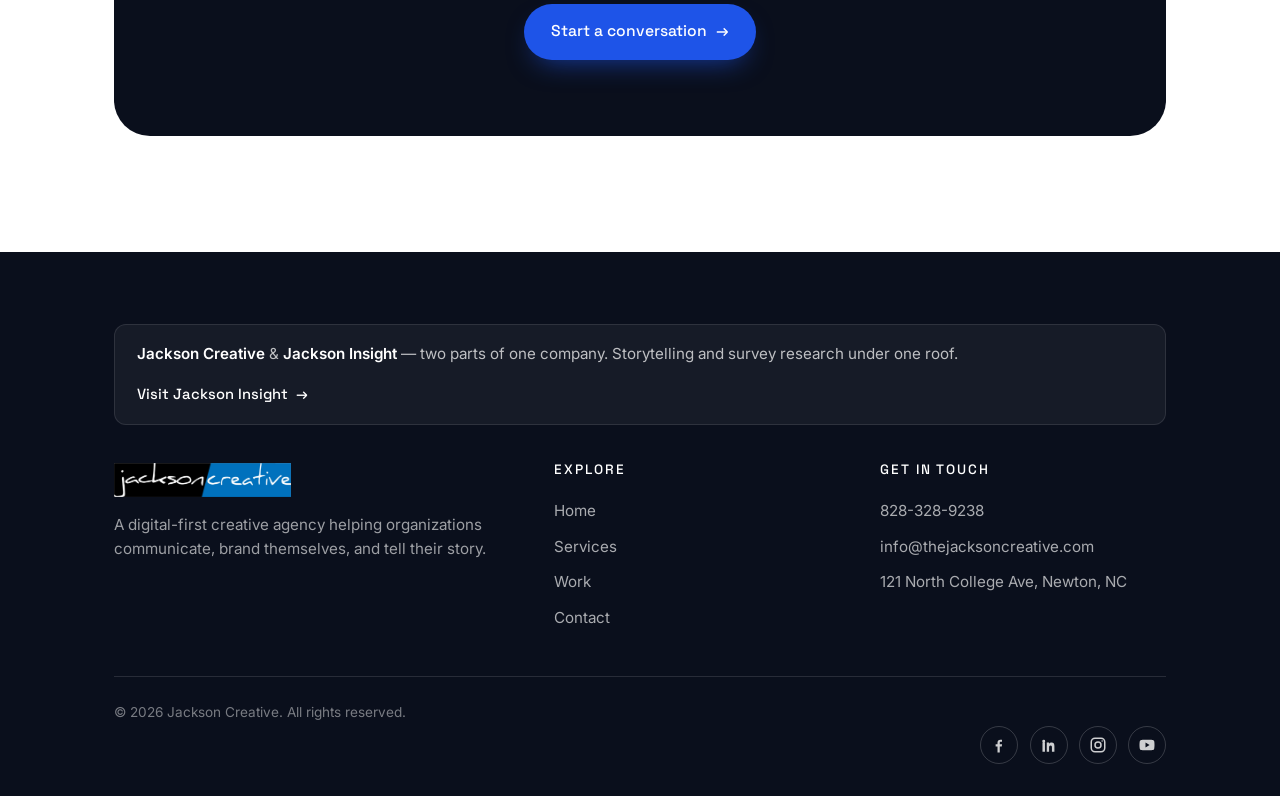
<file: services.html>
<!DOCTYPE html>
<html lang="en">
<head>
<meta charset="UTF-8" />
<meta name="viewport" content="width=device-width, initial-scale=1" />
<title>Services — Jackson Creative</title>
<meta name="description" content="Marketing services, video production, website development, and custom smart tools from Jackson Creative, a digital-first agency in Newton, NC." />
<link rel="preconnect" href="https://fonts.googleapis.com" />
<link rel="preconnect" href="https://fonts.gstatic.com" crossorigin />
<link href="https://fonts.googleapis.com/css2?family=Inter:wght@400;500;600&family=Space+Grotesk:wght@400;500;600;700&display=swap" rel="stylesheet" />
<link rel="stylesheet" href="assets/styles.css" />
</head>
<body>

<header class="site-header over-dark">
  <div class="wrap">
    <a class="brand" href="index.html" aria-label="Jackson Creative home">
      <img class="logo-img" src="assets/jackson-creative-logo.png" alt="Jackson Creative" />
    </a>
    <div class="brand-switch" role="group" aria-label="Switch between Jackson companies">
      <a class="bs-opt active" data-brand="creative" href="index.html" aria-current="page"><span class="dot"></span>Creative</a>
      <a class="bs-opt" data-brand="insight" href="insight/index.html"><span class="dot"></span>Insight</a>
    </div>
    <nav class="nav" aria-label="Primary">
      <button class="nav-toggle" aria-label="Toggle menu" aria-expanded="false"><span></span><span></span><span></span></button>
      <ul class="nav-links">
        <li><a href="index.html">Home</a></li>
        <li><a href="services.html" class="active">Services</a></li>
        <li><a href="work.html">Work</a></li>
        <li><a href="contact.html">Contact</a></li>
        <li><a href="https://files.thejacksoncreative.com" target="_blank" rel="noopener">Files</a></li>
        <li><a href="contact.html" class="btn btn-primary">Start a conversation <span class="arrow">→</span></a></li>
      </ul>
    </nav>
  </div>
</header>

<main>
<!-- Page hero -->
<section class="page-hero">
  <div class="wrap">
    <span class="eyebrow on-dark reveal">Services</span>
    <h1 class="reveal d1">Everything you need to tell your story well.</h1>
    <p class="lead reveal d2">We're a digital-first agency. Each capability can stand on its own — or combine into one cohesive message that works across every platform.</p>
  </div>
</section>

<!-- Detailed services -->
<section class="section">
  <div class="wrap">

    <!-- Marketing -->
    <div class="svc-row reveal" id="marketing">
      <div>
        <span class="tag">01 — Marketing Services</span>
        <h3>Strategy and campaigns that connect.</h3>
        <p>In a fast-paced, high-tech world, being connected is vital — but it can get overwhelming. We carry the weight so you can focus on your business. From brand identity to social media to full campaigns, we build messaging that reaches the audience that matters.</p>
        <ul class="ticks">
          <li>Brand strategy &amp; identity</li>
          <li>Social media management &amp; content</li>
          <li>Campaign planning &amp; creative</li>
          <li>Graphics, messaging &amp; collateral</li>
        </ul>
      </div>
      <div class="svc-visual" aria-hidden="true">
        <svg class="glyph" viewBox="0 0 24 24" fill="none" stroke="currentColor" stroke-width="1.5" stroke-linecap="round" stroke-linejoin="round"><path d="M3 11l18-5v12L3 14v-3z"/><path d="M11.6 16.8a3 3 0 11-5.8-1.6"/></svg>
      </div>
    </div>

    <!-- Video -->
    <div class="svc-row reveal" id="video">
      <div>
        <span class="tag">02 — Video Production</span>
        <h3>Our bread and butter.</h3>
        <p>Expressing your ideas, your mission, or your need through video is the most effective and most universal way to do it. We take our video expertise and customize it to your story — from concept and filming to editing and final delivery.</p>
        <ul class="ticks">
          <li>Brand films &amp; promotional videos</li>
          <li>Interviews &amp; documentary storytelling</li>
          <li>Social &amp; short-form video</li>
          <li>Full production: concept to final cut</li>
        </ul>
      </div>
      <div class="svc-visual" aria-hidden="true">
        <svg class="glyph" viewBox="0 0 24 24" fill="none" stroke="currentColor" stroke-width="1.5" stroke-linecap="round" stroke-linejoin="round"><rect x="2" y="5" width="14" height="14" rx="2"/><path d="M16 9l6-3v12l-6-3"/></svg>
      </div>
    </div>

    <!-- Web -->
    <div class="svc-row reveal" id="web">
      <div>
        <span class="tag">03 — Website Development</span>
        <h3>Modern sites built to perform.</h3>
        <p>Your website is often the first impression you make. We design and build modern, mobile-first sites that look sharp on every screen, load fast, and are easy to keep up to date — turning visitors into conversations.</p>
        <ul class="ticks">
          <li>Custom, mobile-first design</li>
          <li>Fast, accessible, SEO-ready builds</li>
          <li>Content management &amp; easy updates</li>
          <li>Ongoing support &amp; maintenance</li>
        </ul>
      </div>
      <div class="svc-visual" aria-hidden="true">
        <svg class="glyph" viewBox="0 0 24 24" fill="none" stroke="currentColor" stroke-width="1.5" stroke-linecap="round" stroke-linejoin="round"><rect x="3" y="4" width="18" height="14" rx="2"/><path d="M3 9h18"/><path d="M8 21h8"/></svg>
      </div>
    </div>

    <!-- Smart Tools -->
    <div class="svc-row reveal" id="smart-tools">
      <div>
        <span class="tag">04 — Smart Tools</span>
        <h3>Custom builds, made just for you.</h3>
        <p>Sometimes off-the-shelf isn't enough. Using the latest tooling, we design and build custom applications, sites, and services tailored to exactly what your organization needs — delivered faster than you'd expect, without the enterprise price tag.</p>
        <ul class="ticks">
          <li>Custom web apps &amp; internal tools</li>
          <li>Workflow automation &amp; integrations</li>
          <li>Interactive experiences &amp; microsites</li>
          <li>Rapid prototyping to working product</li>
        </ul>
      </div>
      <div class="svc-visual" aria-hidden="true">
        <svg class="glyph" viewBox="0 0 24 24" fill="none" stroke="currentColor" stroke-width="1.5" stroke-linecap="round" stroke-linejoin="round"><path d="M12 3l2.2 4.8L19 10l-4.8 2.2L12 17l-2.2-4.8L5 10l4.8-2.2L12 3z"/><path d="M19 15l.9 2.1L22 18l-2.1.9L19 21l-.9-2.1L16 18l2.1-.9L19 15z"/></svg>
      </div>
    </div>

  </div>
</section>

<!-- CTA -->
<section class="section" style="padding-top:0;">
  <div class="wrap">
    <div class="cta-band reveal">
      <span class="eyebrow on-dark" style="justify-content:center;">Let's begin</span>
      <h2>Not sure which you need? Let's talk it through.</h2>
      <p>Tell us your goals and we'll help you find the right mix. The best messaging usually combines a few of these.</p>
      <a href="contact.html" class="btn btn-primary">Start a conversation <span class="arrow">→</span></a>
    </div>
  </div>
</section>
</main>

<footer class="site-footer">
  <div class="wrap">
    <div class="family-strip">
      <div class="fs-text"><strong>Jackson Creative</strong> &amp; <strong>Jackson Insight</strong> — two parts of one company. Storytelling and survey research under one roof.</div>
      <a class="fs-link" href="insight/index.html">Visit Jackson Insight <span class="arrow">→</span></a>
    </div>
    <div class="footer-top">
      <div>
        <a class="brand" href="index.html"><img class="logo-img" src="assets/jackson-creative-logo.png" alt="Jackson Creative" /></a>
        <p class="footer-blurb">A digital-first creative agency helping organizations communicate, brand themselves, and tell their story.</p>
      </div>
      <div class="footer-col">
        <h4>Explore</h4>
        <a href="index.html">Home</a><a href="services.html">Services</a><a href="work.html">Work</a><a href="contact.html">Contact</a>
      </div>
      <div class="footer-col">
        <h4>Get in touch</h4>
        <a href="tel:828-328-9238">828-328-9238</a>
        <a href="mailto:info@thejacksoncreative.com">info@thejacksoncreative.com</a>
        <a href="https://maps.google.com/?q=121+North+College+Ave+Newton+NC+28658" target="_blank" rel="noopener">121 North College Ave, Newton, NC</a>
      </div>
    </div>
    <div class="footer-bottom">
      <span>© <span id="year">2026</span> Jackson Creative. All rights reserved.</span>
      <div class="socials">
        <a href="https://www.facebook.com/hkycreative/" target="_blank" rel="noopener" aria-label="Facebook"><svg viewBox="0 0 24 24" fill="currentColor"><path d="M13 22v-8h2.7l.4-3H13V9.2c0-.9.3-1.5 1.6-1.5H16V5.1c-.3 0-1.2-.1-2.3-.1-2.3 0-3.7 1.4-3.7 3.9V11H7.5v3H10v8h3z"/></svg></a>
        <a href="https://www.linkedin.com/company/jackson-creative/" target="_blank" rel="noopener" aria-label="LinkedIn"><svg viewBox="0 0 24 24" fill="currentColor"><path d="M6.94 7A1.94 1.94 0 113 7a1.94 1.94 0 013.94 0zM3.3 8.5h3.3V21H3.3V8.5zM9 8.5h3.16v1.7h.05c.44-.83 1.5-1.7 3.1-1.7 3.3 0 3.9 2.17 3.9 5V21h-3.3v-5.3c0-1.26 0-2.9-1.76-2.9s-2.03 1.37-2.03 2.8V21H9V8.5z"/></svg></a>
        <a href="https://www.instagram.com/hkycreative/" target="_blank" rel="noopener" aria-label="Instagram"><svg viewBox="0 0 24 24" fill="none" stroke="currentColor" stroke-width="2"><rect x="3" y="3" width="18" height="18" rx="5"/><circle cx="12" cy="12" r="4"/><circle cx="17.5" cy="6.5" r="1" fill="currentColor" stroke="none"/></svg></a>
        <a href="https://www.youtube.com/channel/UCBvc6t34RGQKwMXpYL2h0Vg/" target="_blank" rel="noopener" aria-label="YouTube"><svg viewBox="0 0 24 24" fill="currentColor"><path d="M22 12s0-3.3-.4-4.9a2.5 2.5 0 00-1.8-1.8C18.2 5 12 5 12 5s-6.2 0-7.8.3A2.5 2.5 0 002.4 7.1C2 8.7 2 12 2 12s0 3.3.4 4.9a2.5 2.5 0 001.8 1.8C5.8 19 12 19 12 19s6.2 0 7.8-.3a2.5 2.5 0 001.8-1.8C22 15.3 22 12 22 12zm-12 3.2V8.8L15.5 12 10 15.2z"/></svg></a>
      </div>
    </div>
  </div>
</footer>

<script src="assets/script.js"></script>
</body>
</html>
</file>
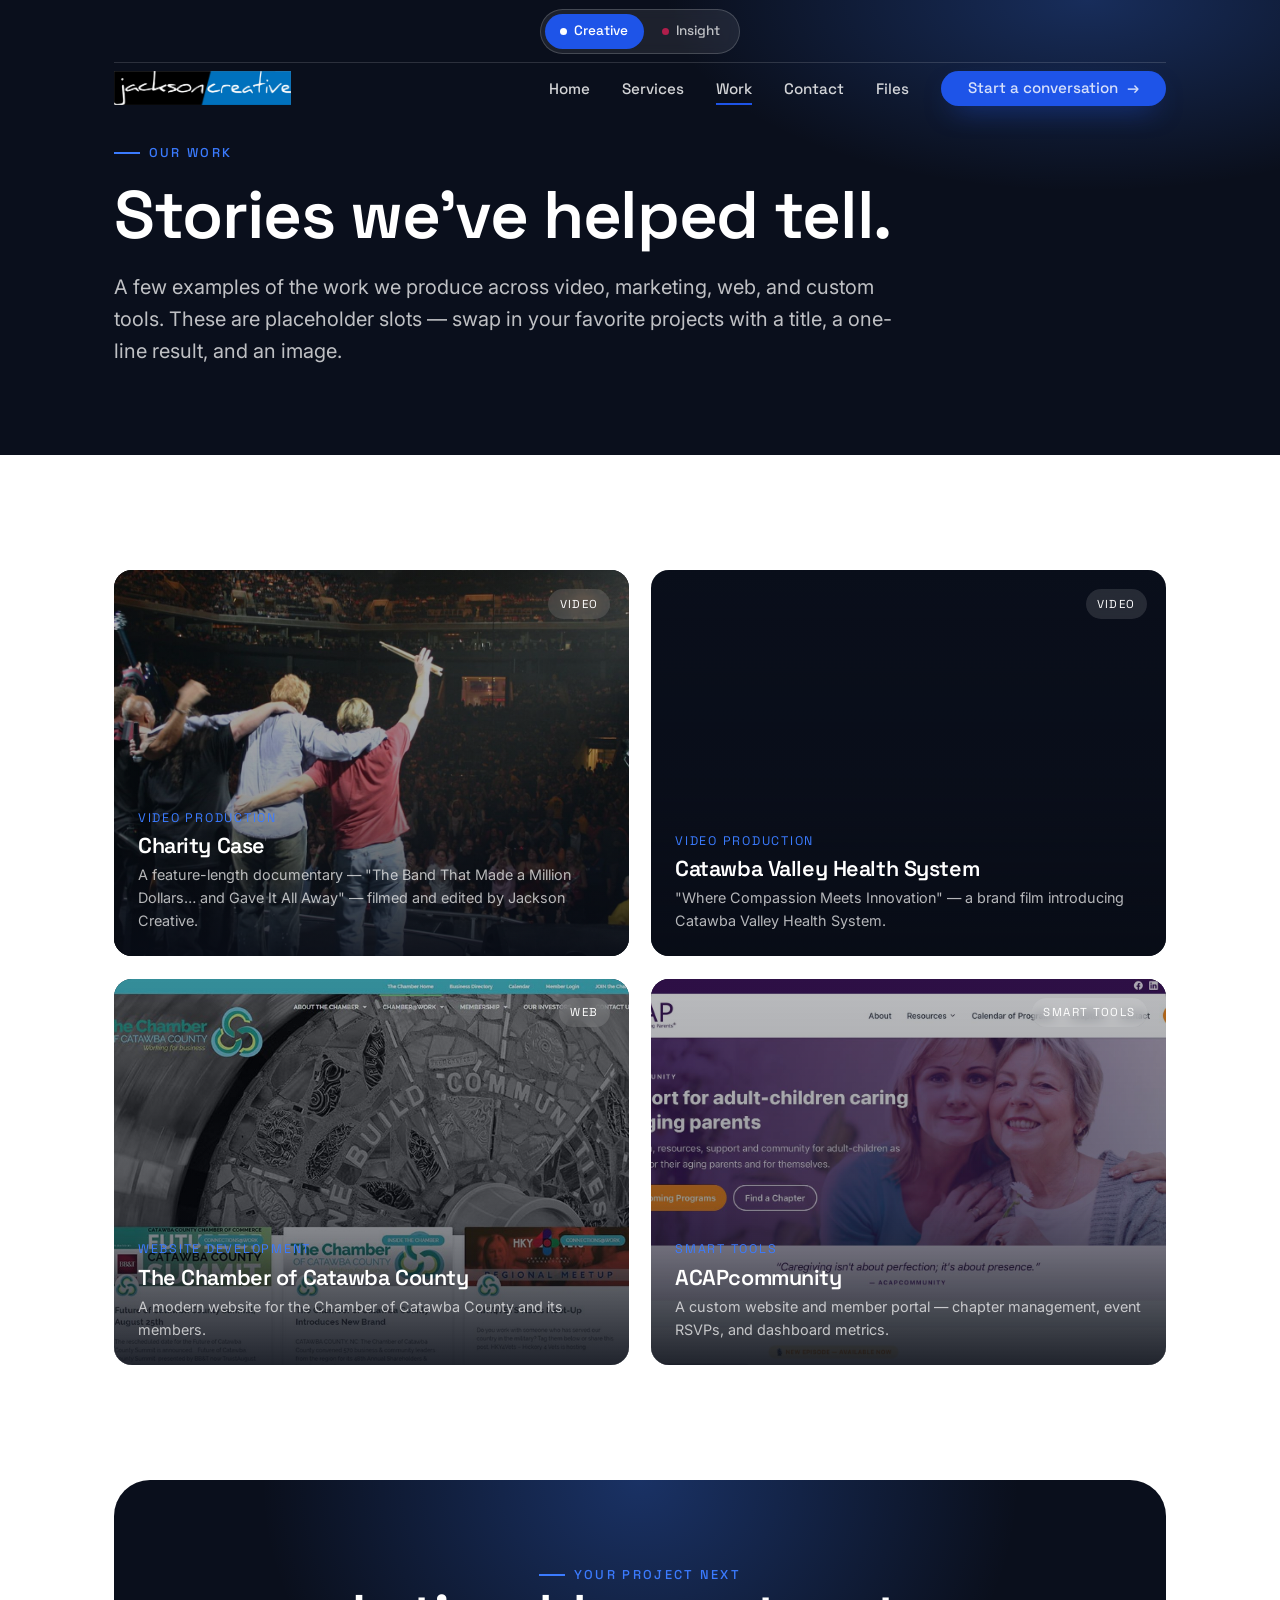
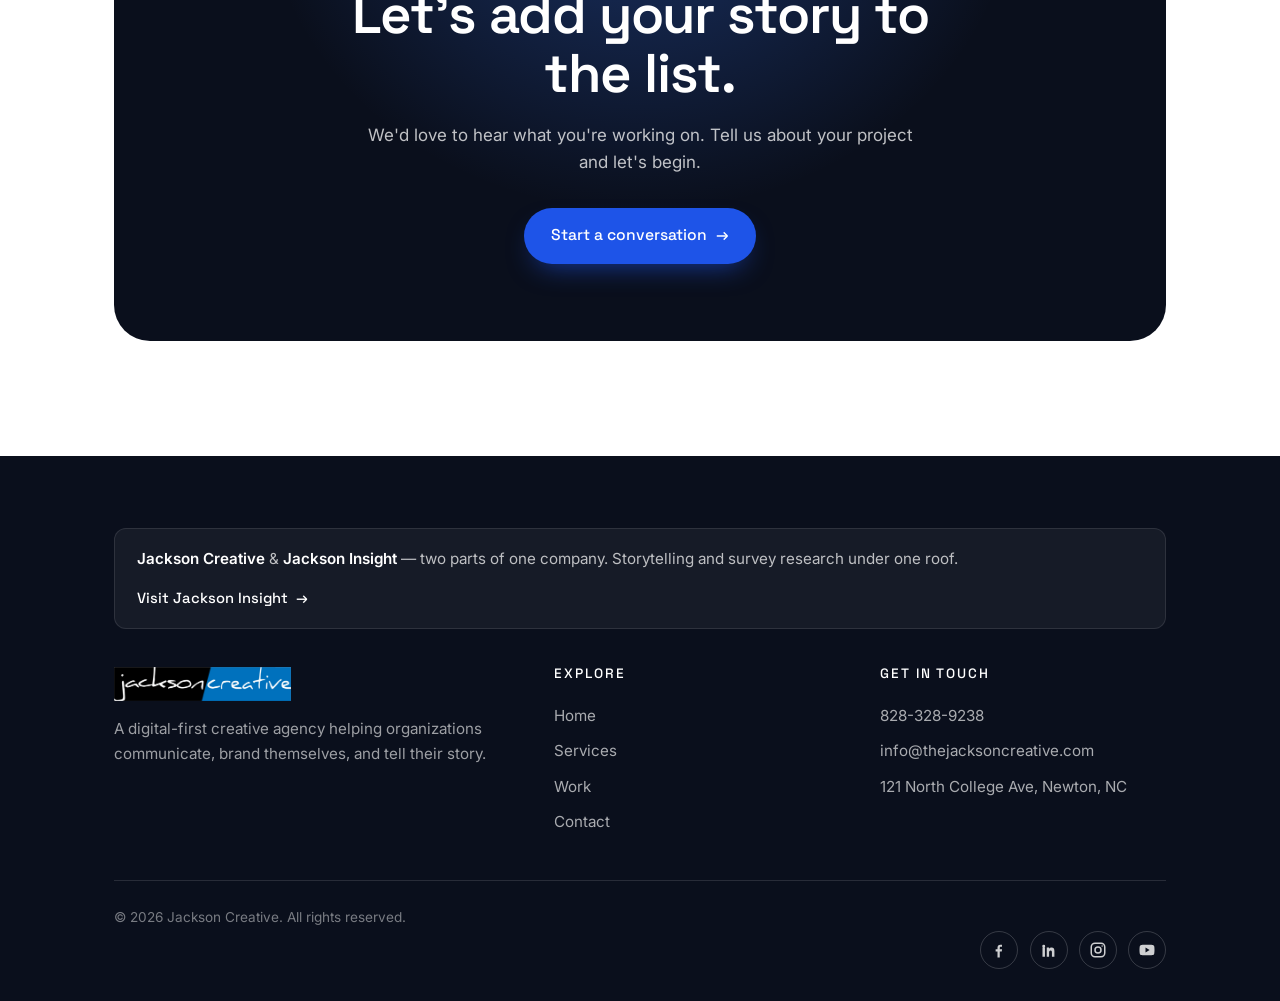
<file: work.html>
<!DOCTYPE html>
<html lang="en">
<head>
<meta charset="UTF-8" />
<meta name="viewport" content="width=device-width, initial-scale=1" />
<title>Work — Jackson Creative</title>
<meta name="description" content="A selection of client work from Jackson Creative — video production, marketing, websites, and custom smart tools." />
<link rel="preconnect" href="https://fonts.googleapis.com" />
<link rel="preconnect" href="https://fonts.gstatic.com" crossorigin />
<link href="https://fonts.googleapis.com/css2?family=Inter:wght@400;500;600&family=Space+Grotesk:wght@400;500;600;700&display=swap" rel="stylesheet" />
<link rel="stylesheet" href="assets/styles.css" />
</head>
<body>

<header class="site-header over-dark">
  <div class="wrap">
    <a class="brand" href="index.html" aria-label="Jackson Creative home">
      <img class="logo-img" src="assets/jackson-creative-logo.png" alt="Jackson Creative" />
    </a>
    <div class="brand-switch" role="group" aria-label="Switch between Jackson companies">
      <a class="bs-opt active" data-brand="creative" href="index.html" aria-current="page"><span class="dot"></span>Creative</a>
      <a class="bs-opt" data-brand="insight" href="insight/index.html"><span class="dot"></span>Insight</a>
    </div>
    <nav class="nav" aria-label="Primary">
      <button class="nav-toggle" aria-label="Toggle menu" aria-expanded="false"><span></span><span></span><span></span></button>
      <ul class="nav-links">
        <li><a href="index.html">Home</a></li>
        <li><a href="services.html">Services</a></li>
        <li><a href="work.html" class="active">Work</a></li>
        <li><a href="contact.html">Contact</a></li>
        <li><a href="https://files.thejacksoncreative.com" target="_blank" rel="noopener">Files</a></li>
        <li><a href="contact.html" class="btn btn-primary">Start a conversation <span class="arrow">→</span></a></li>
      </ul>
    </nav>
  </div>
</header>

<main>
<section class="page-hero">
  <div class="wrap">
    <span class="eyebrow on-dark reveal">Our work</span>
    <h1 class="reveal d1">Stories we've helped tell.</h1>
    <p class="lead reveal d2">A few examples of the work we produce across video, marketing, web, and custom tools. These are placeholder slots — swap in your favorite projects with a title, a one-line result, and an image.</p>
  </div>
</section>

<section class="section">
  <div class="wrap">
    <div class="grid cols-2">

      <a href="https://charitycasethemovie.com" target="_blank" rel="noopener" class="work-card reveal">
        <div class="ph photo" style="--img:url('/assets/work/charity-case-web.jpg')"></div><span class="badge">Video</span>
        <div class="meta"><div class="cat">Video Production</div><h3>Charity Case</h3><p>A feature-length documentary — "The Band That Made a Million Dollars… and Gave It All Away" — filmed and edited by Jackson Creative.</p></div>
      </a>

      <a href="https://www.youtube.com/watch?v=D2VB4VROrzA" target="_blank" rel="noopener" class="work-card reveal d1">
        <div class="ph photo" style="--img:url('https://img.youtube.com/vi/D2VB4VROrzA/maxresdefault.jpg')"></div><span class="badge">Video</span>
        <div class="meta"><div class="cat">Video Production</div><h3>Catawba Valley Health System</h3><p>"Where Compassion Meets Innovation" — a brand film introducing Catawba Valley Health System.</p></div>
      </a>

      <a href="https://catawbachamber.org" target="_blank" rel="noopener" class="work-card reveal">
        <div class="ph photo top" style="--img:url('/assets/work/chamber.jpg')"></div><span class="badge">Web</span>
        <div class="meta"><div class="cat">Website Development</div><h3>The Chamber of Catawba County</h3><p>A modern website for the Chamber of Catawba County and its members.</p></div>
      </a>

      <a href="https://acapcommunity.org" target="_blank" rel="noopener" class="work-card reveal d1">
        <div class="ph photo top" style="--img:url('/assets/work/acap-web.jpg')"></div><span class="badge">Smart Tools</span>
        <div class="meta"><div class="cat">Smart Tools</div><h3>ACAPcommunity</h3><p>A custom website and member portal — chapter management, event RSVPs, and dashboard metrics.</p></div>
      </a>

    </div>
  </div>
</section>

<section class="section" style="padding-top:0;">
  <div class="wrap">
    <div class="cta-band reveal">
      <span class="eyebrow on-dark" style="justify-content:center;">Your project next</span>
      <h2>Let's add your story to the list.</h2>
      <p>We'd love to hear what you're working on. Tell us about your project and let's begin.</p>
      <a href="contact.html" class="btn btn-primary">Start a conversation <span class="arrow">→</span></a>
    </div>
  </div>
</section>
</main>

<footer class="site-footer">
  <div class="wrap">
    <div class="family-strip">
      <div class="fs-text"><strong>Jackson Creative</strong> &amp; <strong>Jackson Insight</strong> — two parts of one company. Storytelling and survey research under one roof.</div>
      <a class="fs-link" href="insight/index.html">Visit Jackson Insight <span class="arrow">→</span></a>
    </div>
    <div class="footer-top">
      <div>
        <a class="brand" href="index.html"><img class="logo-img" src="assets/jackson-creative-logo.png" alt="Jackson Creative" /></a>
        <p class="footer-blurb">A digital-first creative agency helping organizations communicate, brand themselves, and tell their story.</p>
      </div>
      <div class="footer-col">
        <h4>Explore</h4>
        <a href="index.html">Home</a><a href="services.html">Services</a><a href="work.html">Work</a><a href="contact.html">Contact</a>
      </div>
      <div class="footer-col">
        <h4>Get in touch</h4>
        <a href="tel:828-328-9238">828-328-9238</a>
        <a href="mailto:info@thejacksoncreative.com">info@thejacksoncreative.com</a>
        <a href="https://maps.google.com/?q=121+North+College+Ave+Newton+NC+28658" target="_blank" rel="noopener">121 North College Ave, Newton, NC</a>
      </div>
    </div>
    <div class="footer-bottom">
      <span>© <span id="year">2026</span> Jackson Creative. All rights reserved.</span>
      <div class="socials">
        <a href="https://www.facebook.com/hkycreative/" target="_blank" rel="noopener" aria-label="Facebook"><svg viewBox="0 0 24 24" fill="currentColor"><path d="M13 22v-8h2.7l.4-3H13V9.2c0-.9.3-1.5 1.6-1.5H16V5.1c-.3 0-1.2-.1-2.3-.1-2.3 0-3.7 1.4-3.7 3.9V11H7.5v3H10v8h3z"/></svg></a>
        <a href="https://www.linkedin.com/company/jackson-creative/" target="_blank" rel="noopener" aria-label="LinkedIn"><svg viewBox="0 0 24 24" fill="currentColor"><path d="M6.94 7A1.94 1.94 0 113 7a1.94 1.94 0 013.94 0zM3.3 8.5h3.3V21H3.3V8.5zM9 8.5h3.16v1.7h.05c.44-.83 1.5-1.7 3.1-1.7 3.3 0 3.9 2.17 3.9 5V21h-3.3v-5.3c0-1.26 0-2.9-1.76-2.9s-2.03 1.37-2.03 2.8V21H9V8.5z"/></svg></a>
        <a href="https://www.instagram.com/hkycreative/" target="_blank" rel="noopener" aria-label="Instagram"><svg viewBox="0 0 24 24" fill="none" stroke="currentColor" stroke-width="2"><rect x="3" y="3" width="18" height="18" rx="5"/><circle cx="12" cy="12" r="4"/><circle cx="17.5" cy="6.5" r="1" fill="currentColor" stroke="none"/></svg></a>
        <a href="https://www.youtube.com/channel/UCBvc6t34RGQKwMXpYL2h0Vg/" target="_blank" rel="noopener" aria-label="YouTube"><svg viewBox="0 0 24 24" fill="currentColor"><path d="M22 12s0-3.3-.4-4.9a2.5 2.5 0 00-1.8-1.8C18.2 5 12 5 12 5s-6.2 0-7.8.3A2.5 2.5 0 002.4 7.1C2 8.7 2 12 2 12s0 3.3.4 4.9a2.5 2.5 0 001.8 1.8C5.8 19 12 19 12 19s6.2 0 7.8-.3a2.5 2.5 0 001.8-1.8C22 15.3 22 12 22 12zm-12 3.2V8.8L15.5 12 10 15.2z"/></svg></a>
      </div>
    </div>
  </div>
</footer>

<script src="assets/script.js"></script>
</body>
</html>
</file>
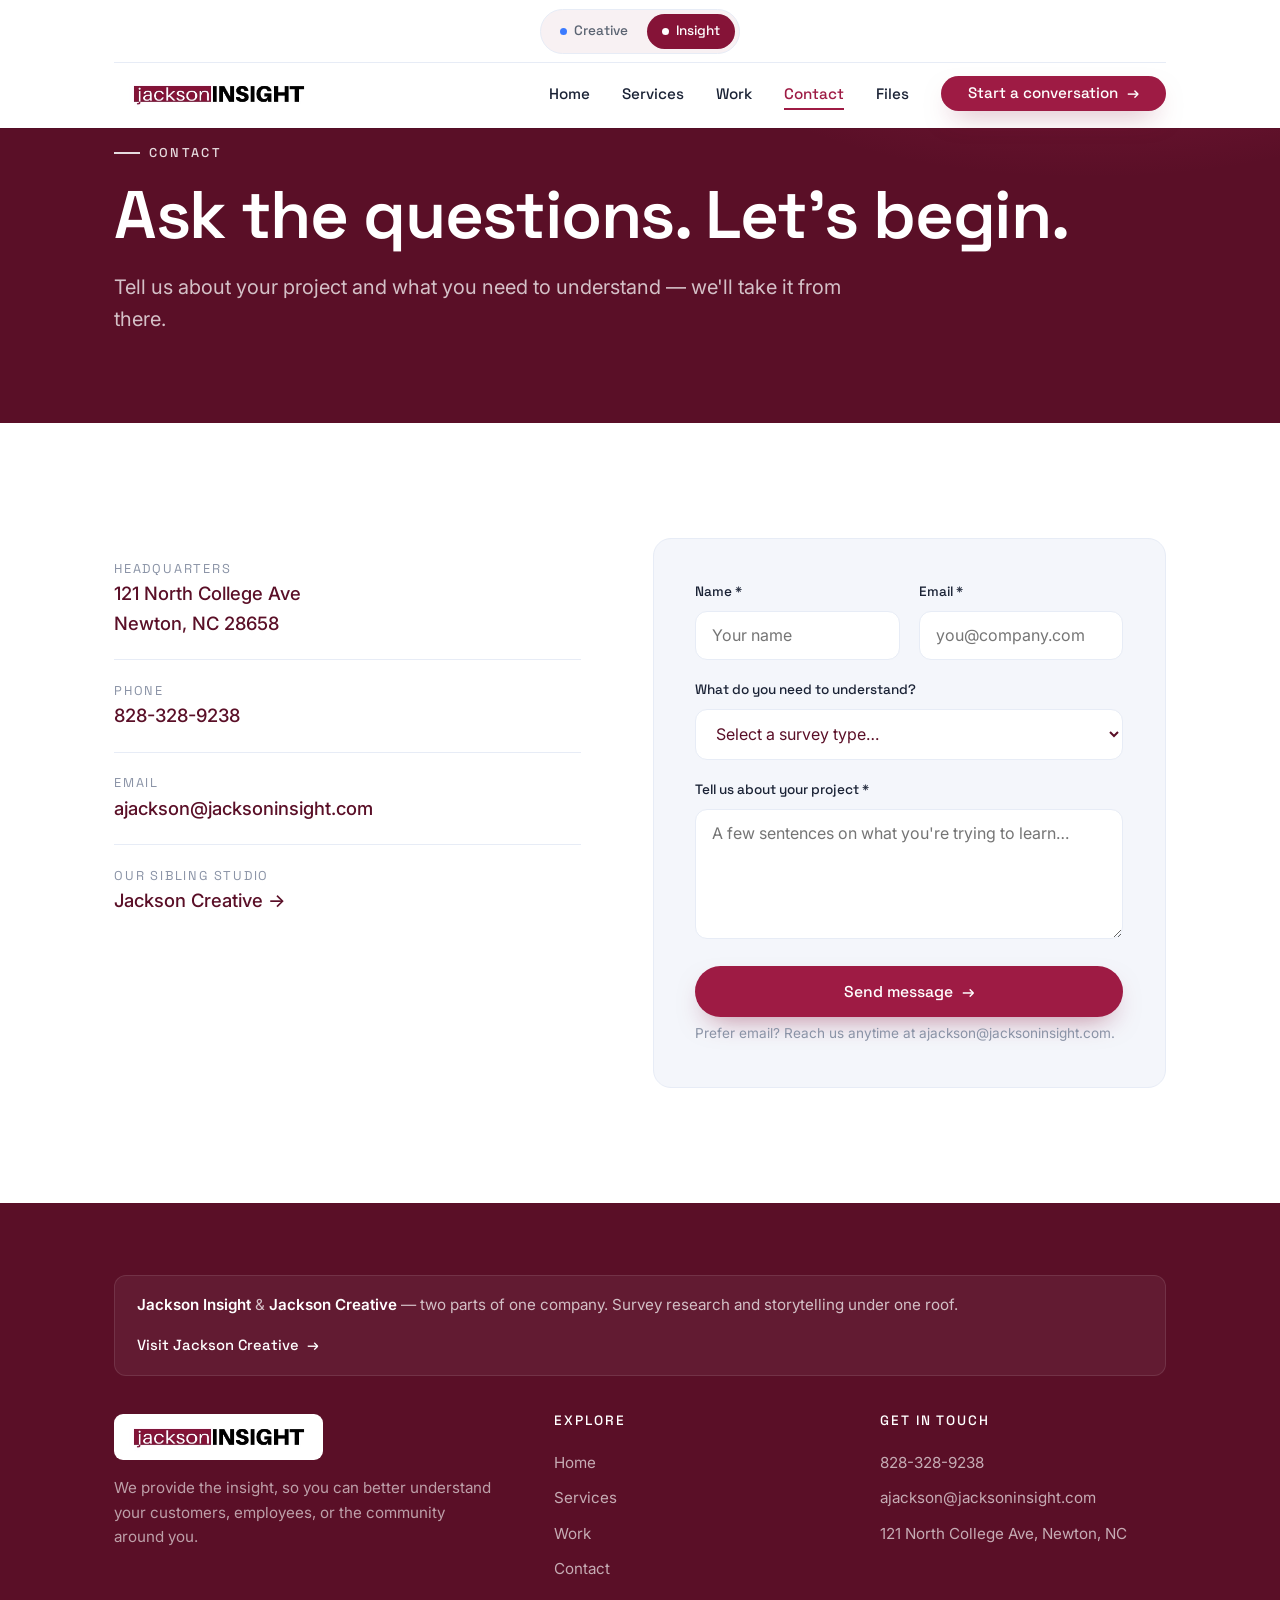
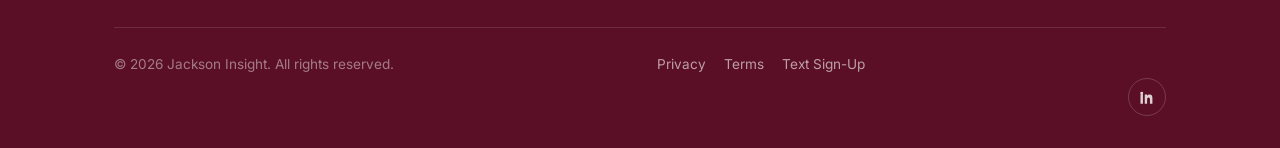
<file: insight/contact.html>
<!DOCTYPE html>
<html lang="en">
<head>
<meta charset="UTF-8" />
<meta name="viewport" content="width=device-width, initial-scale=1" />
<title>Contact — Jackson Insight</title>
<meta name="description" content="Start a conversation with Jackson Insight. Tell us what you need to understand and we'll design the survey that answers it. Newton, NC." />
<link rel="preconnect" href="https://fonts.googleapis.com" />
<link rel="preconnect" href="https://fonts.gstatic.com" crossorigin />
<link href="https://fonts.googleapis.com/css2?family=Inter:wght@400;500;600&family=Space+Grotesk:wght@400;500;600;700&display=swap" rel="stylesheet" />
<link rel="stylesheet" href="../assets/styles.css" />
</head>
<body class="theme-insight">

<header class="site-header">
  <div class="wrap">
    <a class="brand" href="index.html" aria-label="Jackson Insight home">
      <span class="logo-badge"><img src="../assets/jackson-insight-logo.png" alt="Jackson Insight" /></span>
    </a>
    <div class="brand-switch" role="group" aria-label="Switch between Jackson companies">
      <a class="bs-opt" data-brand="creative" href="../index.html"><span class="dot"></span>Creative</a>
      <a class="bs-opt active" data-brand="insight" href="index.html" aria-current="page"><span class="dot"></span>Insight</a>
    </div>
    <nav class="nav" aria-label="Primary">
      <button class="nav-toggle" aria-label="Toggle menu" aria-expanded="false"><span></span><span></span><span></span></button>
      <ul class="nav-links">
        <li><a href="index.html">Home</a></li>
        <li><a href="services.html">Services</a></li>
        <li><a href="work.html">Work</a></li>
        <li><a href="contact.html" class="active">Contact</a></li>
        <li><a href="https://files.thejacksoncreative.com" target="_blank" rel="noopener">Files</a></li>
        <li><a href="contact.html" class="btn btn-primary">Start a conversation <span class="arrow">→</span></a></li>
      </ul>
    </nav>
  </div>
</header>

<main>
<section class="page-hero">
  <div class="wrap">
    <span class="eyebrow on-dark reveal">Contact</span>
    <h1 class="reveal d1">Ask the questions. Let's begin.</h1>
    <p class="lead reveal d2">Tell us about your project and what you need to understand — we'll take it from there.</p>
  </div>
</section>

<section class="section">
  <div class="wrap">
    <div class="contact-grid">

      <div class="contact-info reveal">
        <div class="item">
          <div class="k">Headquarters</div>
          <a class="v" href="https://maps.google.com/?q=121+North+College+Ave+Newton+NC+28658" target="_blank" rel="noopener">121 North College Ave<br>Newton, NC 28658</a>
        </div>
        <div class="item">
          <div class="k">Phone</div>
          <a class="v" href="tel:828-328-9238">828-328-9238</a>
        </div>
        <div class="item">
          <div class="k">Email</div>
          <a class="v" href="mailto:ajackson@jacksoninsight.com">ajackson@jacksoninsight.com</a>
        </div>
        <div class="item">
          <div class="k">Our sibling studio</div>
          <a class="v" href="../index.html">Jackson Creative →</a>
        </div>
      </div>

      <div class="form-card reveal d1">
        <!--
          TO ACTIVATE THE FORM:
          1. Create a free endpoint at https://formspree.io (or similar) for ajackson@jacksoninsight.com
          2. Replace the action URL below with your endpoint.
          Until then, the form gracefully opens the visitor's email app pre-filled (data-mailto controls the address).
        -->
        <form id="contact-form" action="https://formspree.io/f/mwvgderj" method="POST" data-mailto="ajackson@jacksoninsight.com">
          <div class="field-row">
            <div class="field">
              <label for="name">Name *</label>
              <input id="name" name="name" type="text" autocomplete="name" required placeholder="Your name" />
            </div>
            <div class="field">
              <label for="email">Email *</label>
              <input id="email" name="email" type="email" autocomplete="email" required placeholder="you@company.com" />
            </div>
          </div>
          <div class="field">
            <label for="service">What do you need to understand?</label>
            <select id="service" name="service">
              <option value="">Select a survey type…</option>
              <option>Employee Engagement Surveys</option>
              <option>Customer Experience Surveys</option>
              <option>Community Awareness Surveys</option>
              <option>Legal Case Awareness Surveys</option>
              <option>Not sure yet</option>
            </select>
          </div>
          <div class="field">
            <label for="message">Tell us about your project *</label>
            <textarea id="message" name="message" required placeholder="A few sentences on what you're trying to learn…"></textarea>
          </div>
          <button type="submit" class="btn btn-primary" style="width:100%; justify-content:center;">Send message <span class="arrow">→</span></button>
          <p class="form-note">Prefer email? Reach us anytime at ajackson@jacksoninsight.com.</p>
          <div class="form-status" role="status" aria-live="polite"></div>
        </form>
      </div>

    </div>
  </div>
</section>
</main>

<footer class="site-footer">
  <div class="wrap">
    <div class="family-strip">
      <div class="fs-text"><strong>Jackson Insight</strong> &amp; <strong>Jackson Creative</strong> — two parts of one company. Survey research and storytelling under one roof.</div>
      <a class="fs-link" href="../index.html">Visit Jackson Creative <span class="arrow">→</span></a>
    </div>
    <div class="footer-top">
      <div>
        <a class="brand" href="index.html"><span class="logo-badge"><img src="../assets/jackson-insight-logo.png" alt="Jackson Insight" /></span></a>
        <p class="footer-blurb">We provide the insight, so you can better understand your customers, employees, or the community around you.</p>
      </div>
      <div class="footer-col">
        <h4>Explore</h4>
        <a href="index.html">Home</a><a href="services.html">Services</a><a href="work.html">Work</a><a href="contact.html">Contact</a>
      </div>
      <div class="footer-col">
        <h4>Get in touch</h4>
        <a href="tel:828-328-9238">828-328-9238</a>
        <a href="mailto:ajackson@jacksoninsight.com">ajackson@jacksoninsight.com</a>
        <a href="https://maps.google.com/?q=121+North+College+Ave+Newton+NC+28658" target="_blank" rel="noopener">121 North College Ave, Newton, NC</a>
      </div>
    </div>
    <div class="footer-bottom">
      <span>© <span id="year">2026</span> Jackson Insight. All rights reserved.</span>
      <span style="display:flex; gap:1.1rem;"><a href="privacy.html" style="color:rgba(255,255,255,.6);">Privacy</a><a href="terms.html" style="color:rgba(255,255,255,.6);">Terms</a><a href="text-signup.html" style="color:rgba(255,255,255,.6);">Text Sign-Up</a></span>
      <div class="socials">
        <a href="https://www.linkedin.com/company/jackson-creative/" target="_blank" rel="noopener" aria-label="LinkedIn"><svg viewBox="0 0 24 24" fill="currentColor"><path d="M6.94 7A1.94 1.94 0 113 7a1.94 1.94 0 013.94 0zM3.3 8.5h3.3V21H3.3V8.5zM9 8.5h3.16v1.7h.05c.44-.83 1.5-1.7 3.1-1.7 3.3 0 3.9 2.17 3.9 5V21h-3.3v-5.3c0-1.26 0-2.9-1.76-2.9s-2.03 1.37-2.03 2.8V21H9V8.5z"/></svg></a>
      </div>
    </div>
  </div>
</footer>

<script src="../assets/script.js"></script>
</body>
</html>
</file>
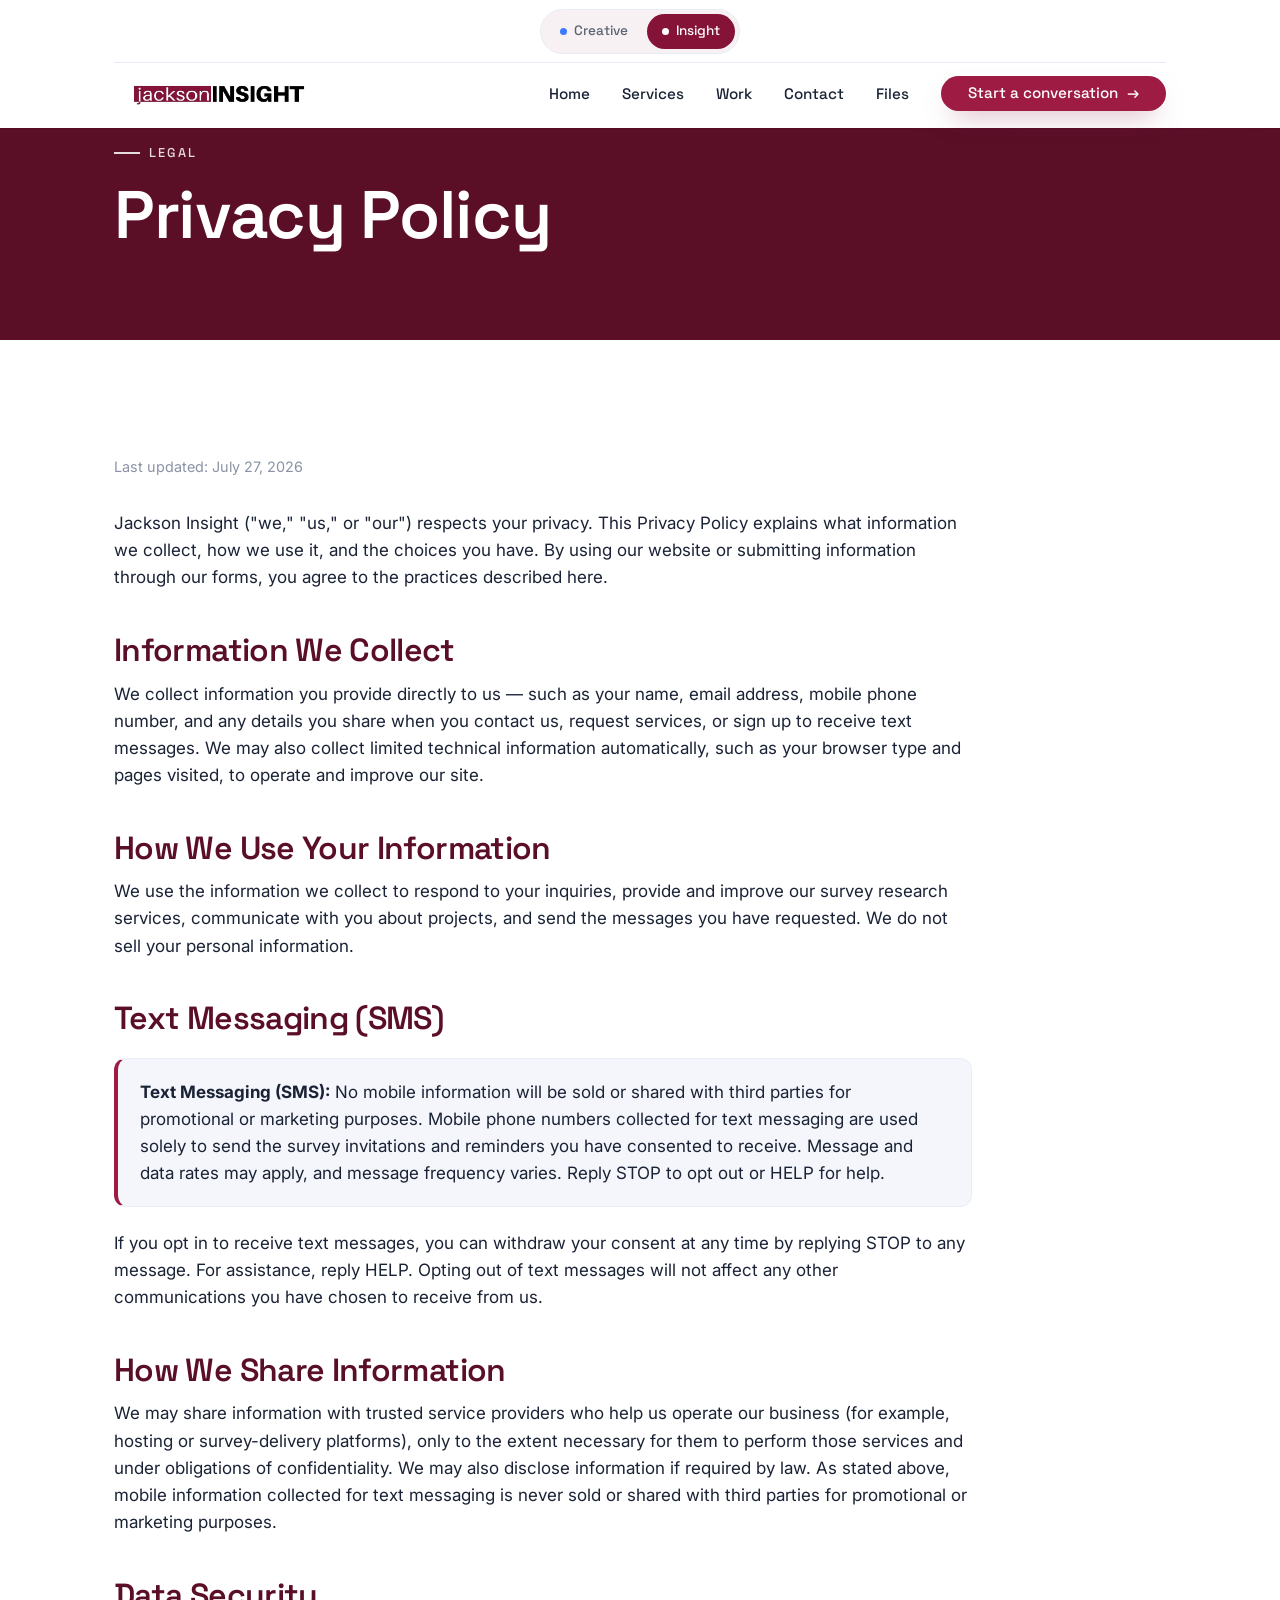
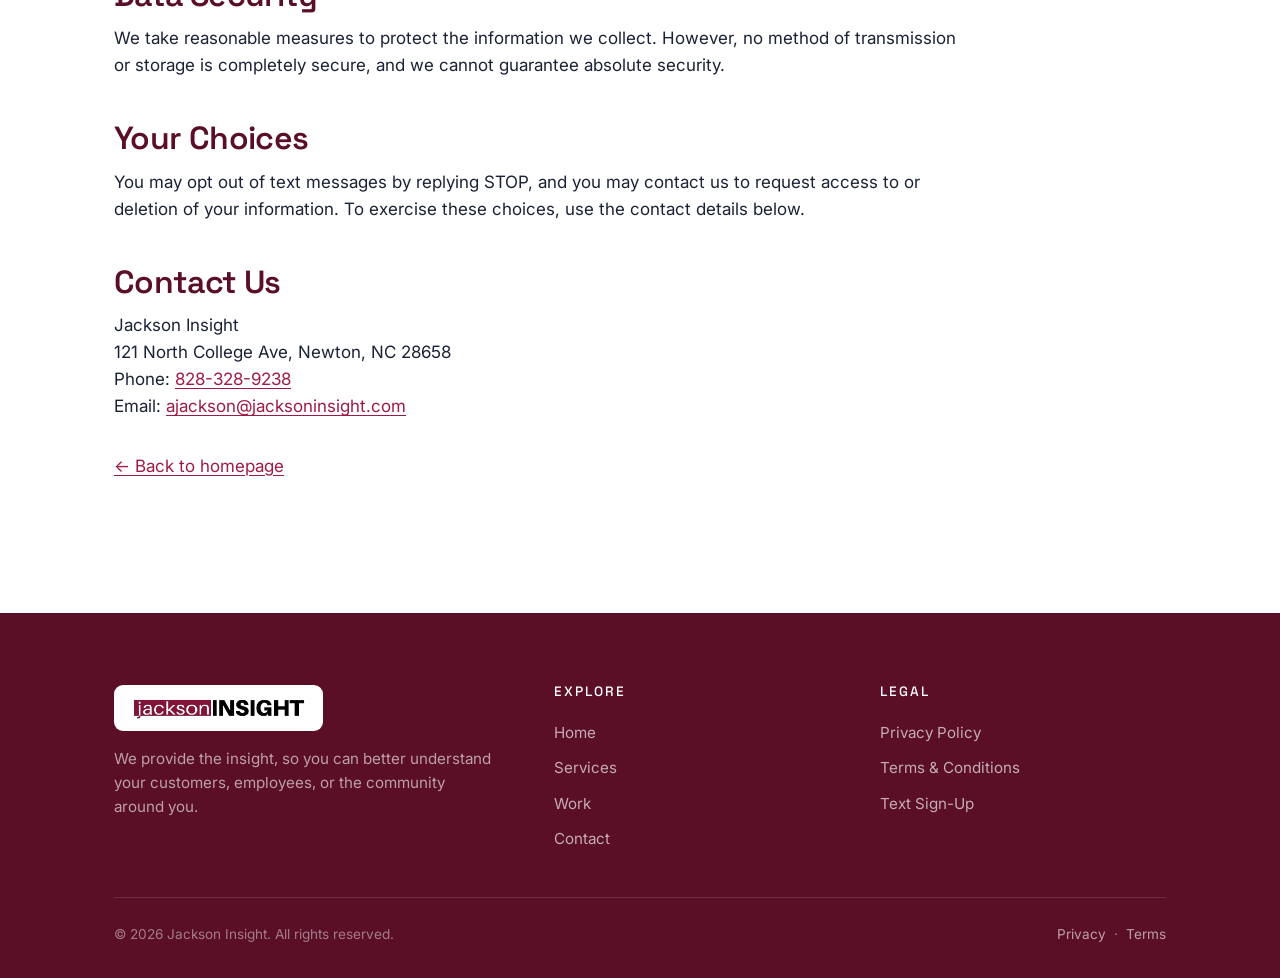
<file: insight/privacy.html>
<!DOCTYPE html>
<html lang="en">
<head>
<meta charset="UTF-8" />
<meta name="viewport" content="width=device-width, initial-scale=1" />
<title>Privacy Policy — Jackson Insight</title>
<meta name="description" content="Jackson Insight privacy policy, including how mobile phone information collected for text messaging is used." />
<link rel="preconnect" href="https://fonts.googleapis.com" />
<link rel="preconnect" href="https://fonts.gstatic.com" crossorigin />
<link href="https://fonts.googleapis.com/css2?family=Inter:wght@400;500;600&family=Space+Grotesk:wght@400;500;600;700&display=swap" rel="stylesheet" />
<link rel="stylesheet" href="../assets/styles.css" />
</head>
<body class="theme-insight">

<header class="site-header">
  <div class="wrap">
    <a class="brand" href="index.html" aria-label="Jackson Insight home">
      <span class="logo-badge"><img src="../assets/jackson-insight-logo.png" alt="Jackson Insight" /></span>
    </a>
    <div class="brand-switch" role="group" aria-label="Switch between Jackson companies">
      <a class="bs-opt" data-brand="creative" href="../index.html"><span class="dot"></span>Creative</a>
      <a class="bs-opt active" data-brand="insight" href="index.html" aria-current="page"><span class="dot"></span>Insight</a>
    </div>
    <nav class="nav" aria-label="Primary">
      <button class="nav-toggle" aria-label="Toggle menu" aria-expanded="false"><span></span><span></span><span></span></button>
      <ul class="nav-links">
        <li><a href="index.html">Home</a></li>
        <li><a href="services.html">Services</a></li>
        <li><a href="work.html">Work</a></li>
        <li><a href="contact.html">Contact</a></li>
        <li><a href="https://files.thejacksoncreative.com" target="_blank" rel="noopener">Files</a></li>
        <li><a href="contact.html" class="btn btn-primary">Start a conversation <span class="arrow">→</span></a></li>
      </ul>
    </nav>
  </div>
</header>

<main>
<section class="page-hero">
  <div class="wrap">
    <span class="eyebrow on-dark reveal">Legal</span>
    <h1 class="reveal d1">Privacy Policy</h1>
  </div>
</section>

<section class="section">
  <div class="wrap">
    <div class="prose reveal">
      <p class="updated">Last updated: July 27, 2026</p>

      <p>Jackson Insight ("we," "us," or "our") respects your privacy. This Privacy Policy explains what information we collect, how we use it, and the choices you have. By using our website or submitting information through our forms, you agree to the practices described here.</p>

      <h2>Information We Collect</h2>
      <p>We collect information you provide directly to us — such as your name, email address, mobile phone number, and any details you share when you contact us, request services, or sign up to receive text messages. We may also collect limited technical information automatically, such as your browser type and pages visited, to operate and improve our site.</p>

      <h2>How We Use Your Information</h2>
      <p>We use the information we collect to respond to your inquiries, provide and improve our survey research services, communicate with you about projects, and send the messages you have requested. We do not sell your personal information.</p>

      <h2 id="sms">Text Messaging (SMS)</h2>
      <div class="callout">
        <p><strong>Text Messaging (SMS):</strong> No mobile information will be sold or shared with third parties for promotional or marketing purposes. Mobile phone numbers collected for text messaging are used solely to send the survey invitations and reminders you have consented to receive. Message and data rates may apply, and message frequency varies. Reply STOP to opt out or HELP for help.</p>
      </div>
      <p>If you opt in to receive text messages, you can withdraw your consent at any time by replying STOP to any message. For assistance, reply HELP. Opting out of text messages will not affect any other communications you have chosen to receive from us.</p>

      <h2>How We Share Information</h2>
      <p>We may share information with trusted service providers who help us operate our business (for example, hosting or survey-delivery platforms), only to the extent necessary for them to perform those services and under obligations of confidentiality. We may also disclose information if required by law. As stated above, mobile information collected for text messaging is never sold or shared with third parties for promotional or marketing purposes.</p>

      <h2>Data Security</h2>
      <p>We take reasonable measures to protect the information we collect. However, no method of transmission or storage is completely secure, and we cannot guarantee absolute security.</p>

      <h2>Your Choices</h2>
      <p>You may opt out of text messages by replying STOP, and you may contact us to request access to or deletion of your information. To exercise these choices, use the contact details below.</p>

      <h2>Contact Us</h2>
      <p>Jackson Insight<br>
      121 North College Ave, Newton, NC 28658<br>
      Phone: <a href="tel:828-328-9238">828-328-9238</a><br>
      Email: <a href="mailto:ajackson@jacksoninsight.com">ajackson@jacksoninsight.com</a></p>

      <p style="margin-top:2rem;"><a href="index.html">← Back to homepage</a></p>
    </div>
  </div>
</section>
</main>

<footer class="site-footer">
  <div class="wrap">
    <div class="footer-top">
      <div>
        <a class="brand" href="index.html"><span class="logo-badge"><img src="../assets/jackson-insight-logo.png" alt="Jackson Insight" /></span></a>
        <p class="footer-blurb">We provide the insight, so you can better understand your customers, employees, or the community around you.</p>
      </div>
      <div class="footer-col">
        <h4>Explore</h4>
        <a href="index.html">Home</a><a href="services.html">Services</a><a href="work.html">Work</a><a href="contact.html">Contact</a>
      </div>
      <div class="footer-col">
        <h4>Legal</h4>
        <a href="privacy.html">Privacy Policy</a>
        <a href="terms.html">Terms &amp; Conditions</a>
        <a href="text-signup.html">Text Sign-Up</a>
      </div>
    </div>
    <div class="footer-bottom">
      <span>© <span id="year">2026</span> Jackson Insight. All rights reserved.</span>
      <span><a href="privacy.html" style="color:rgba(255,255,255,.6);">Privacy</a> &nbsp;·&nbsp; <a href="terms.html" style="color:rgba(255,255,255,.6);">Terms</a></span>
    </div>
  </div>
</footer>

<script src="../assets/script.js"></script>
</body>
</html>
</file>
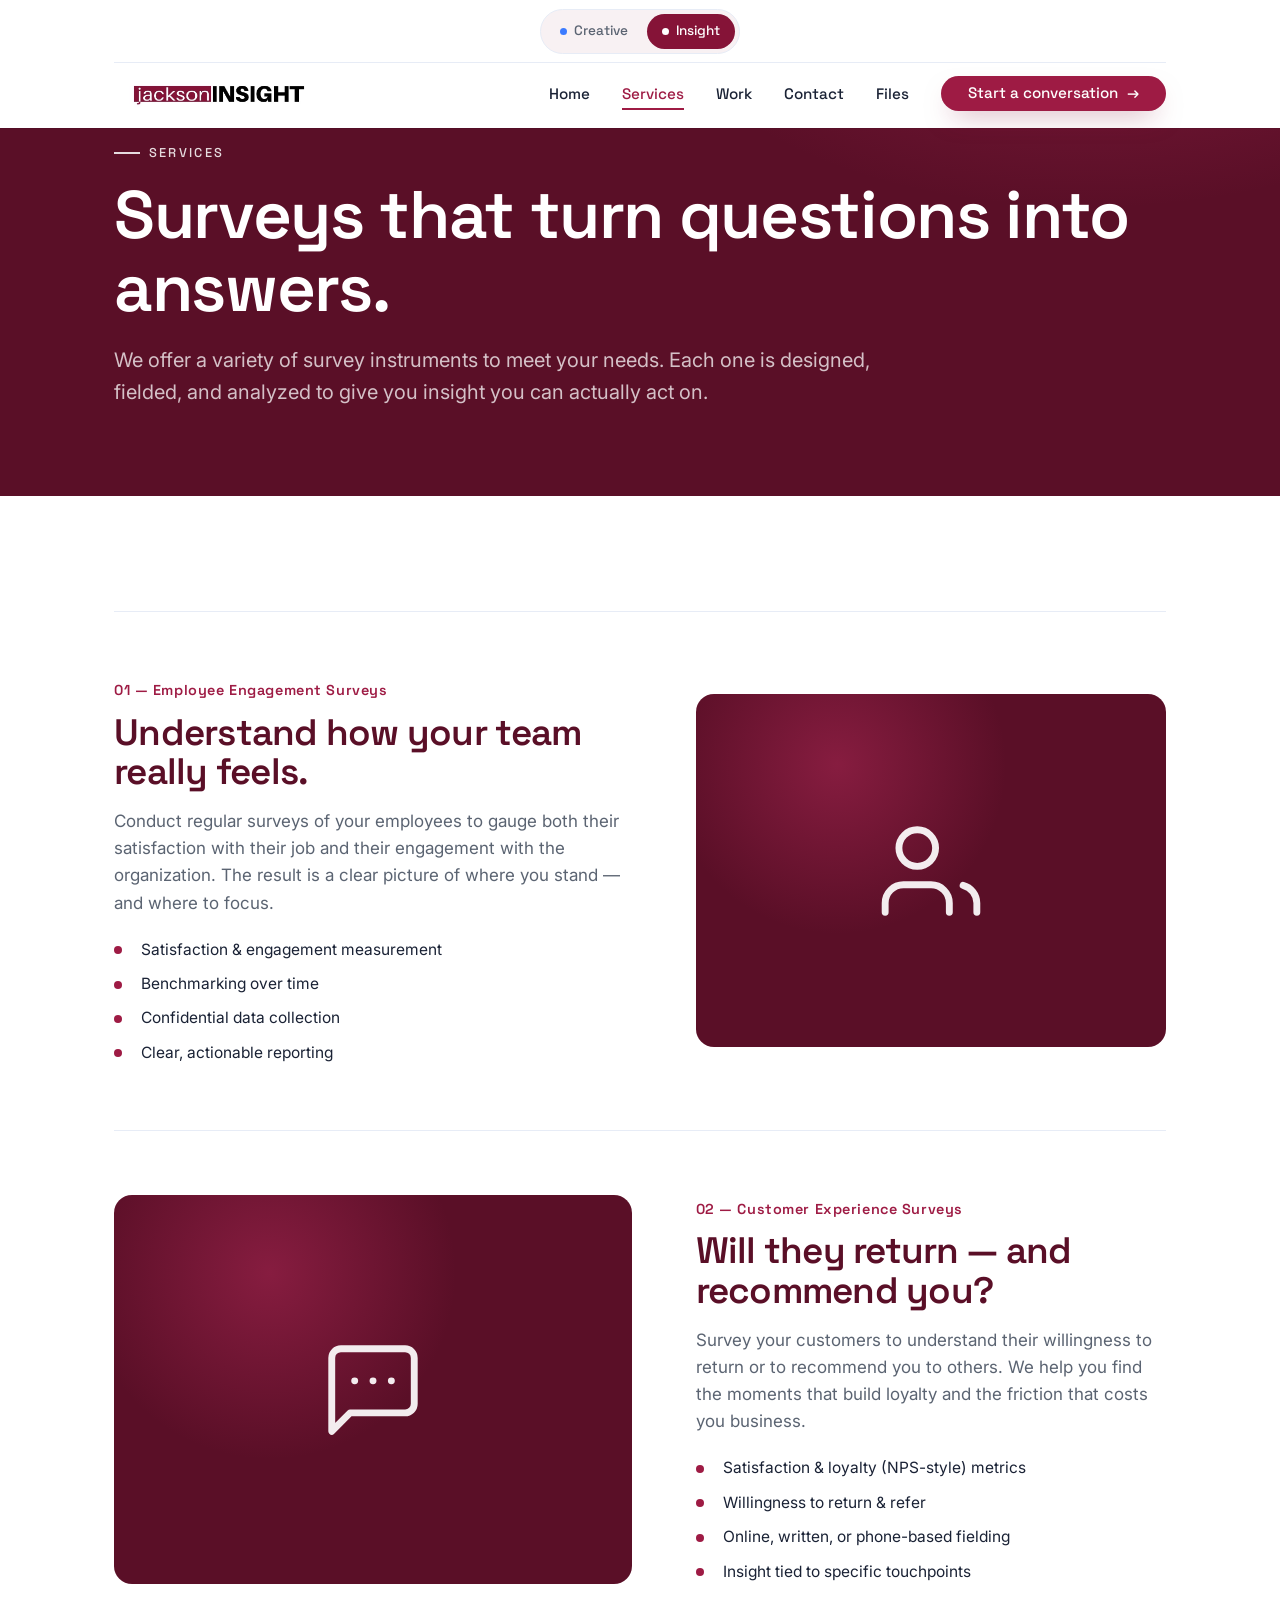
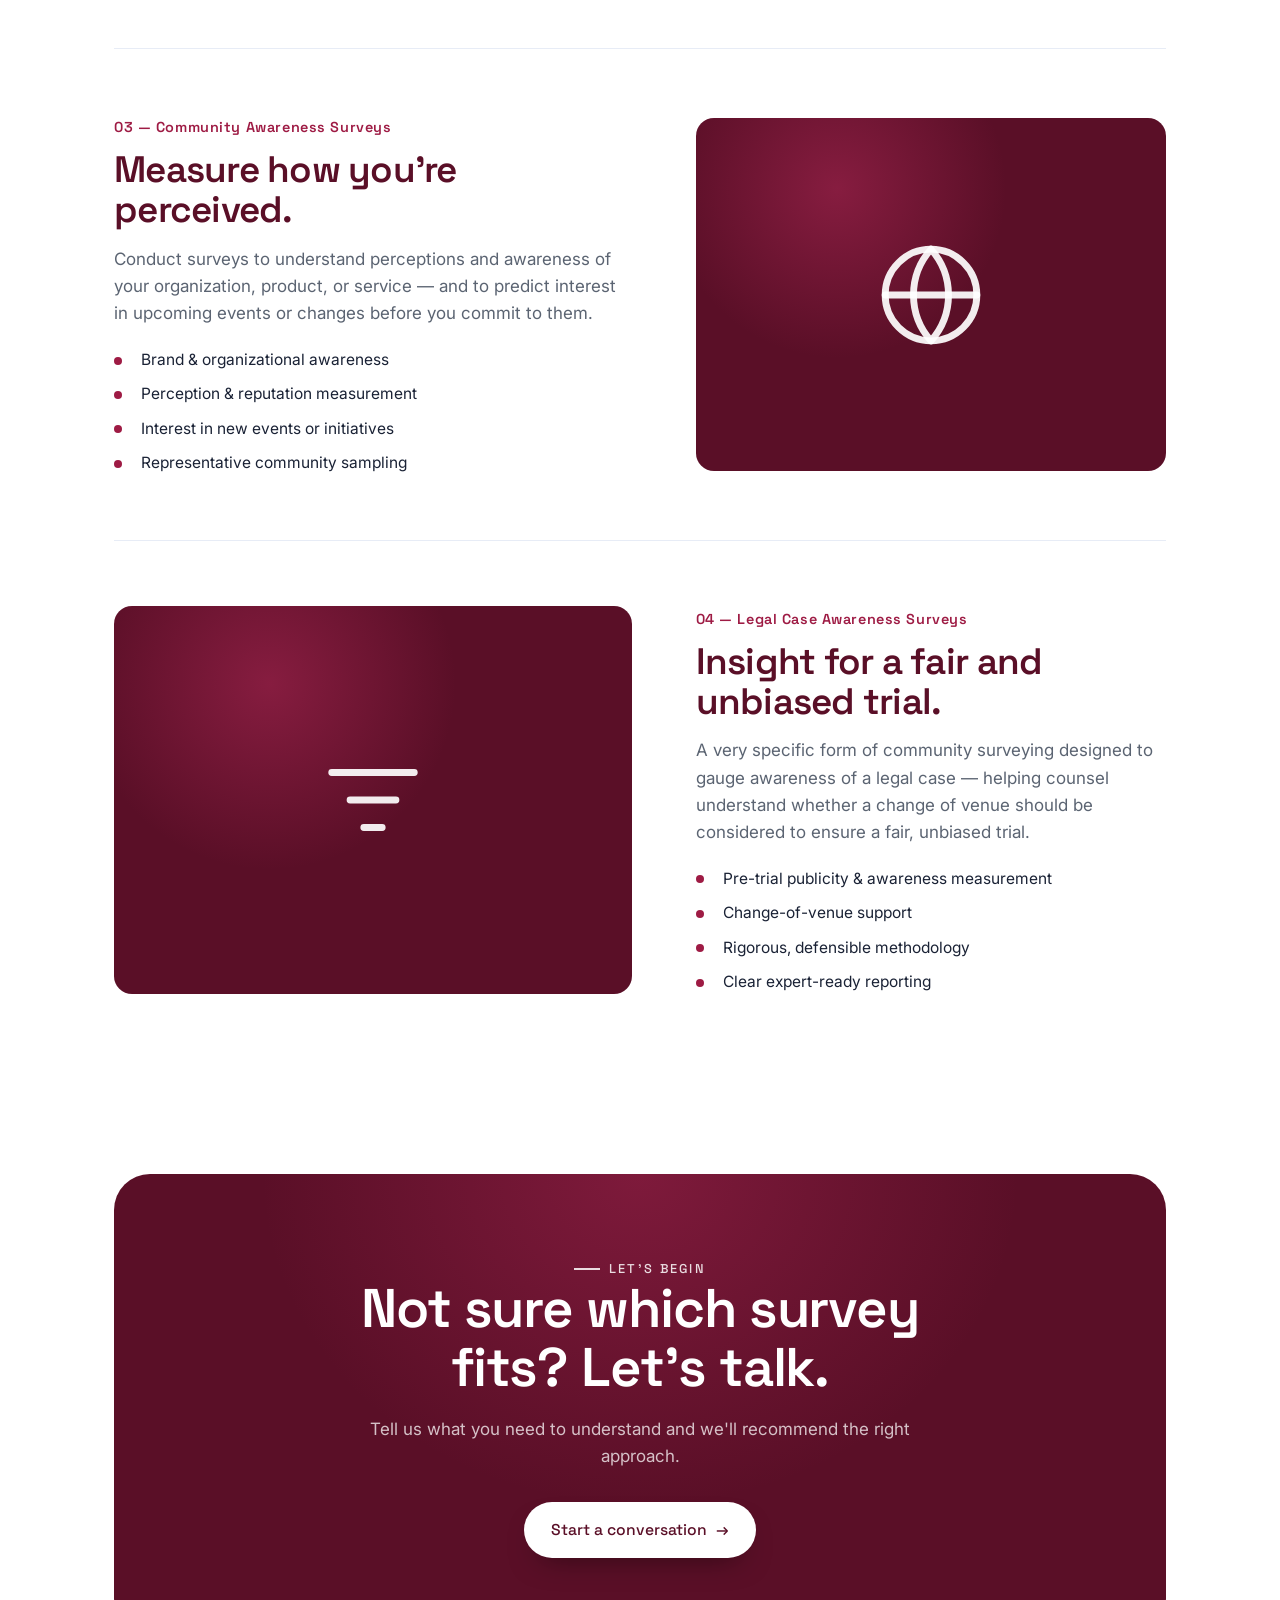
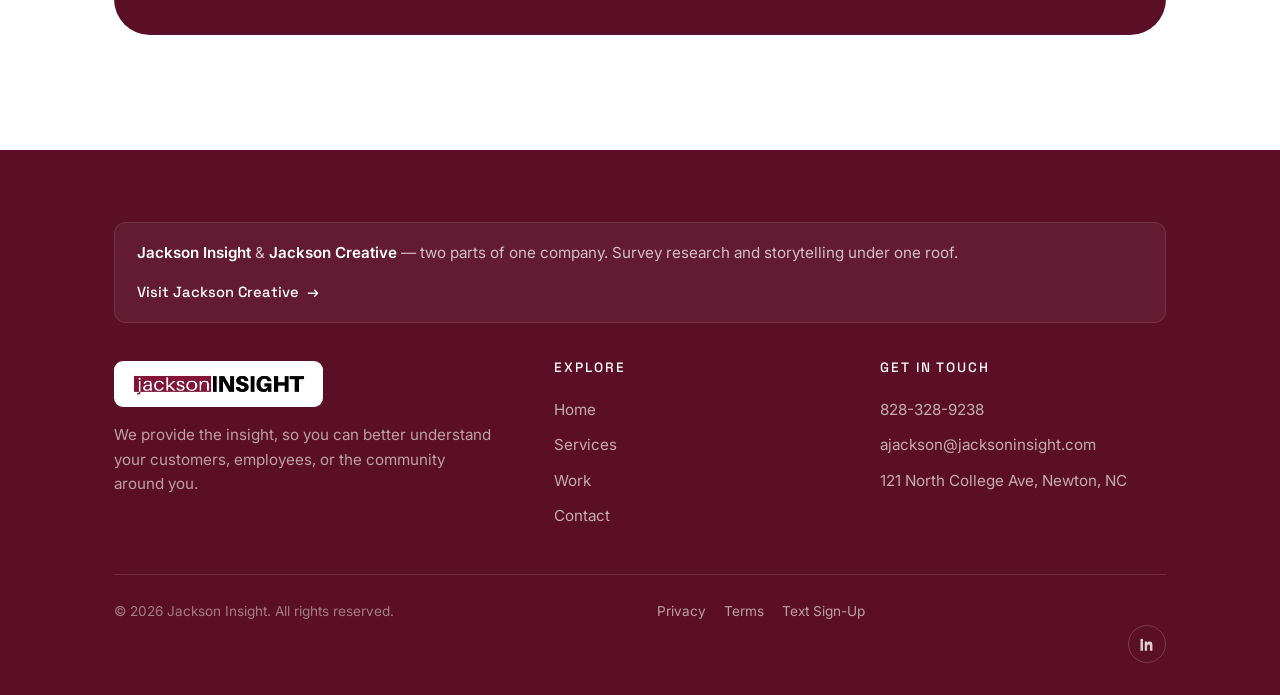
<file: insight/services.html>
<!DOCTYPE html>
<html lang="en">
<head>
<meta charset="UTF-8" />
<meta name="viewport" content="width=device-width, initial-scale=1" />
<title>Services — Jackson Insight</title>
<meta name="description" content="Survey research services from Jackson Insight: employee engagement, customer experience, community awareness, and legal case awareness surveys." />
<link rel="preconnect" href="https://fonts.googleapis.com" />
<link rel="preconnect" href="https://fonts.gstatic.com" crossorigin />
<link href="https://fonts.googleapis.com/css2?family=Inter:wght@400;500;600&family=Space+Grotesk:wght@400;500;600;700&display=swap" rel="stylesheet" />
<link rel="stylesheet" href="../assets/styles.css" />
</head>
<body class="theme-insight">

<header class="site-header">
  <div class="wrap">
    <a class="brand" href="index.html" aria-label="Jackson Insight home">
      <span class="logo-badge"><img src="../assets/jackson-insight-logo.png" alt="Jackson Insight" /></span>
    </a>
    <div class="brand-switch" role="group" aria-label="Switch between Jackson companies">
      <a class="bs-opt" data-brand="creative" href="../index.html"><span class="dot"></span>Creative</a>
      <a class="bs-opt active" data-brand="insight" href="index.html" aria-current="page"><span class="dot"></span>Insight</a>
    </div>
    <nav class="nav" aria-label="Primary">
      <button class="nav-toggle" aria-label="Toggle menu" aria-expanded="false"><span></span><span></span><span></span></button>
      <ul class="nav-links">
        <li><a href="index.html">Home</a></li>
        <li><a href="services.html" class="active">Services</a></li>
        <li><a href="work.html">Work</a></li>
        <li><a href="contact.html">Contact</a></li>
        <li><a href="https://files.thejacksoncreative.com" target="_blank" rel="noopener">Files</a></li>
        <li><a href="contact.html" class="btn btn-primary">Start a conversation <span class="arrow">→</span></a></li>
      </ul>
    </nav>
  </div>
</header>

<main>
<section class="page-hero">
  <div class="wrap">
    <span class="eyebrow on-dark reveal">Services</span>
    <h1 class="reveal d1">Surveys that turn questions into answers.</h1>
    <p class="lead reveal d2">We offer a variety of survey instruments to meet your needs. Each one is designed, fielded, and analyzed to give you insight you can actually act on.</p>
  </div>
</section>

<section class="section">
  <div class="wrap">

    <!-- Employee -->
    <div class="svc-row reveal" id="employee">
      <div>
        <span class="tag">01 — Employee Engagement Surveys</span>
        <h3>Understand how your team really feels.</h3>
        <p>Conduct regular surveys of your employees to gauge both their satisfaction with their job and their engagement with the organization. The result is a clear picture of where you stand — and where to focus.</p>
        <ul class="ticks">
          <li>Satisfaction &amp; engagement measurement</li>
          <li>Benchmarking over time</li>
          <li>Confidential data collection</li>
          <li>Clear, actionable reporting</li>
        </ul>
      </div>
      <div class="svc-visual" aria-hidden="true">
        <svg class="glyph" viewBox="0 0 24 24" fill="none" stroke="currentColor" stroke-width="1.5" stroke-linecap="round" stroke-linejoin="round"><path d="M16 21v-2a4 4 0 00-4-4H6a4 4 0 00-4 4v2"/><circle cx="9" cy="7" r="4"/><path d="M22 21v-2a4 4 0 00-3-3.87"/></svg>
      </div>
    </div>

    <!-- Customer -->
    <div class="svc-row reveal" id="customer">
      <div>
        <span class="tag">02 — Customer Experience Surveys</span>
        <h3>Will they return — and recommend you?</h3>
        <p>Survey your customers to understand their willingness to return or to recommend you to others. We help you find the moments that build loyalty and the friction that costs you business.</p>
        <ul class="ticks">
          <li>Satisfaction &amp; loyalty (NPS-style) metrics</li>
          <li>Willingness to return &amp; refer</li>
          <li>Online, written, or phone-based fielding</li>
          <li>Insight tied to specific touchpoints</li>
        </ul>
      </div>
      <div class="svc-visual" aria-hidden="true">
        <svg class="glyph" viewBox="0 0 24 24" fill="none" stroke="currentColor" stroke-width="1.5" stroke-linecap="round" stroke-linejoin="round"><path d="M21 15a2 2 0 01-2 2H7l-4 4V5a2 2 0 012-2h14a2 2 0 012 2z"/><path d="M8 10h.01M12 10h.01M16 10h.01"/></svg>
      </div>
    </div>

    <!-- Community -->
    <div class="svc-row reveal" id="community">
      <div>
        <span class="tag">03 — Community Awareness Surveys</span>
        <h3>Measure how you're perceived.</h3>
        <p>Conduct surveys to understand perceptions and awareness of your organization, product, or service — and to predict interest in upcoming events or changes before you commit to them.</p>
        <ul class="ticks">
          <li>Brand &amp; organizational awareness</li>
          <li>Perception &amp; reputation measurement</li>
          <li>Interest in new events or initiatives</li>
          <li>Representative community sampling</li>
        </ul>
      </div>
      <div class="svc-visual" aria-hidden="true">
        <svg class="glyph" viewBox="0 0 24 24" fill="none" stroke="currentColor" stroke-width="1.5" stroke-linecap="round" stroke-linejoin="round"><circle cx="12" cy="12" r="10"/><path d="M2 12h20"/><path d="M12 2a15 15 0 010 20 15 15 0 010-20z"/></svg>
      </div>
    </div>

    <!-- Legal -->
    <div class="svc-row reveal" id="legal">
      <div>
        <span class="tag">04 — Legal Case Awareness Surveys</span>
        <h3>Insight for a fair and unbiased trial.</h3>
        <p>A very specific form of community surveying designed to gauge awareness of a legal case — helping counsel understand whether a change of venue should be considered to ensure a fair, unbiased trial.</p>
        <ul class="ticks">
          <li>Pre-trial publicity &amp; awareness measurement</li>
          <li>Change-of-venue support</li>
          <li>Rigorous, defensible methodology</li>
          <li>Clear expert-ready reporting</li>
        </ul>
      </div>
      <div class="svc-visual" aria-hidden="true">
        <svg class="glyph" viewBox="0 0 24 24" fill="none" stroke="currentColor" stroke-width="1.5" stroke-linecap="round" stroke-linejoin="round"><path d="M3 6h18M7 12h10M10 18h4"/></svg>
      </div>
    </div>

  </div>
</section>

<section class="section" style="padding-top:0;">
  <div class="wrap">
    <div class="cta-band reveal">
      <span class="eyebrow on-dark" style="justify-content:center;">Let's begin</span>
      <h2>Not sure which survey fits? Let's talk.</h2>
      <p>Tell us what you need to understand and we'll recommend the right approach.</p>
      <a href="contact.html" class="btn btn-primary">Start a conversation <span class="arrow">→</span></a>
    </div>
  </div>
</section>
</main>

<footer class="site-footer">
  <div class="wrap">
    <div class="family-strip">
      <div class="fs-text"><strong>Jackson Insight</strong> &amp; <strong>Jackson Creative</strong> — two parts of one company. Survey research and storytelling under one roof.</div>
      <a class="fs-link" href="../index.html">Visit Jackson Creative <span class="arrow">→</span></a>
    </div>
    <div class="footer-top">
      <div>
        <a class="brand" href="index.html"><span class="logo-badge"><img src="../assets/jackson-insight-logo.png" alt="Jackson Insight" /></span></a>
        <p class="footer-blurb">We provide the insight, so you can better understand your customers, employees, or the community around you.</p>
      </div>
      <div class="footer-col">
        <h4>Explore</h4>
        <a href="index.html">Home</a><a href="services.html">Services</a><a href="work.html">Work</a><a href="contact.html">Contact</a>
      </div>
      <div class="footer-col">
        <h4>Get in touch</h4>
        <a href="tel:828-328-9238">828-328-9238</a>
        <a href="mailto:ajackson@jacksoninsight.com">ajackson@jacksoninsight.com</a>
        <a href="https://maps.google.com/?q=121+North+College+Ave+Newton+NC+28658" target="_blank" rel="noopener">121 North College Ave, Newton, NC</a>
      </div>
    </div>
    <div class="footer-bottom">
      <span>© <span id="year">2026</span> Jackson Insight. All rights reserved.</span>
      <span style="display:flex; gap:1.1rem;"><a href="privacy.html" style="color:rgba(255,255,255,.6);">Privacy</a><a href="terms.html" style="color:rgba(255,255,255,.6);">Terms</a><a href="text-signup.html" style="color:rgba(255,255,255,.6);">Text Sign-Up</a></span>
      <div class="socials">
        <a href="https://www.linkedin.com/company/jackson-creative/" target="_blank" rel="noopener" aria-label="LinkedIn"><svg viewBox="0 0 24 24" fill="currentColor"><path d="M6.94 7A1.94 1.94 0 113 7a1.94 1.94 0 013.94 0zM3.3 8.5h3.3V21H3.3V8.5zM9 8.5h3.16v1.7h.05c.44-.83 1.5-1.7 3.1-1.7 3.3 0 3.9 2.17 3.9 5V21h-3.3v-5.3c0-1.26 0-2.9-1.76-2.9s-2.03 1.37-2.03 2.8V21H9V8.5z"/></svg></a>
      </div>
    </div>
  </div>
</footer>

<script src="../assets/script.js"></script>
</body>
</html>
</file>
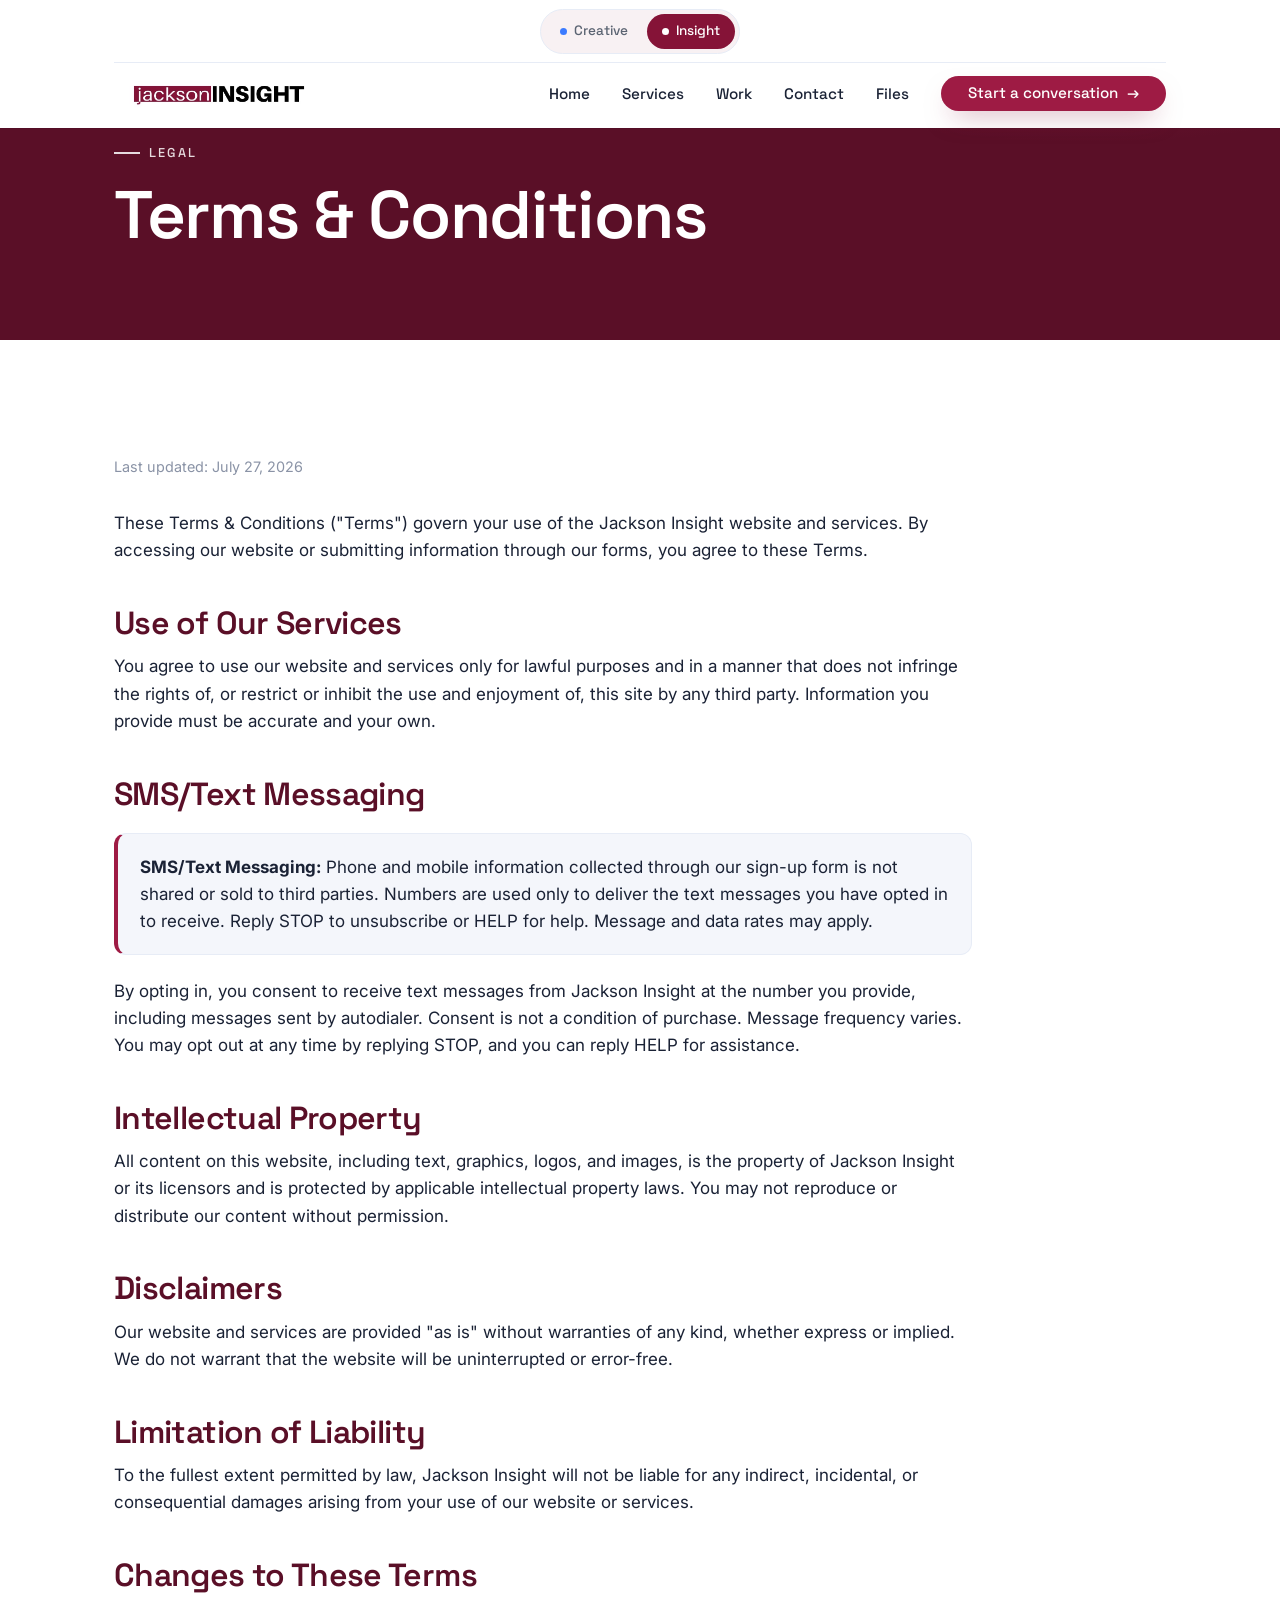
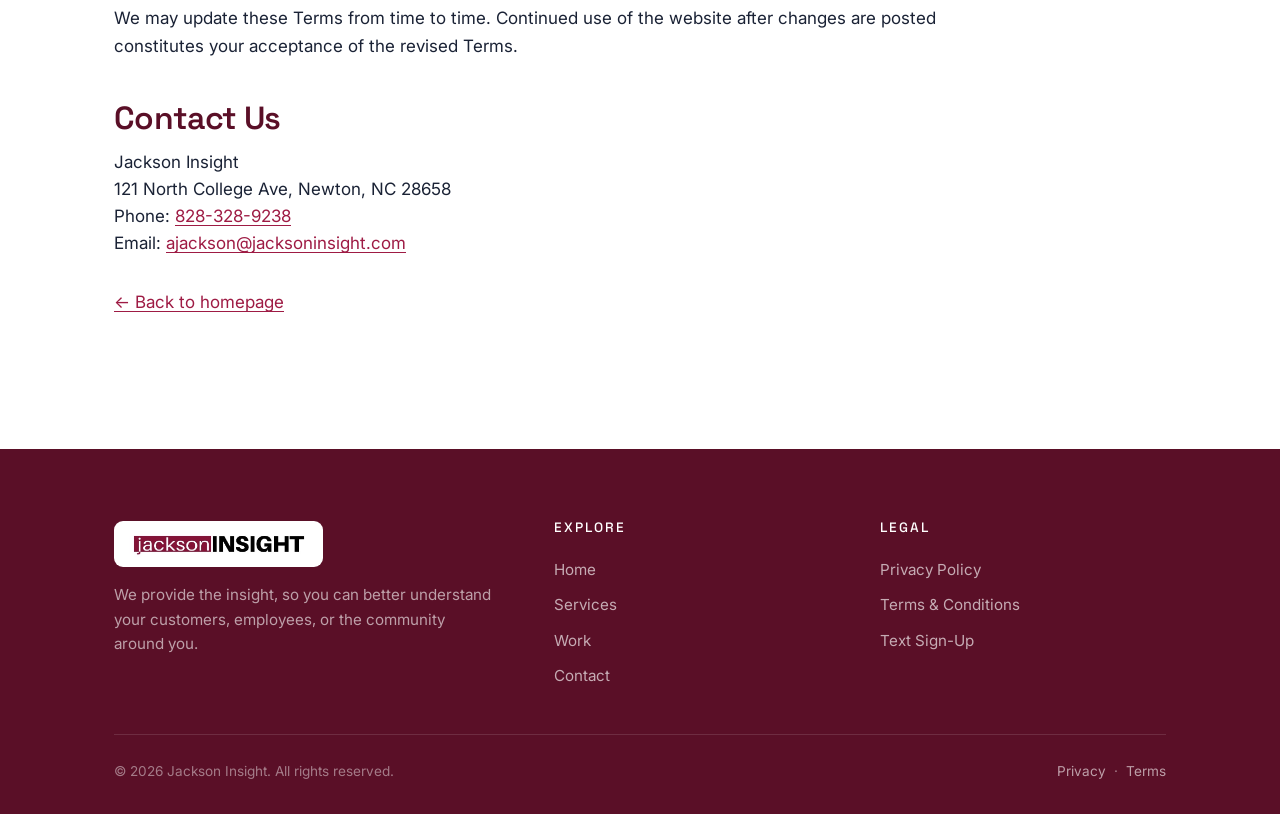
<file: insight/terms.html>
<!DOCTYPE html>
<html lang="en">
<head>
<meta charset="UTF-8" />
<meta name="viewport" content="width=device-width, initial-scale=1" />
<title>Terms &amp; Conditions — Jackson Insight</title>
<meta name="description" content="Jackson Insight terms and conditions, including SMS/text messaging terms." />
<link rel="preconnect" href="https://fonts.googleapis.com" />
<link rel="preconnect" href="https://fonts.gstatic.com" crossorigin />
<link href="https://fonts.googleapis.com/css2?family=Inter:wght@400;500;600&family=Space+Grotesk:wght@400;500;600;700&display=swap" rel="stylesheet" />
<link rel="stylesheet" href="../assets/styles.css" />
</head>
<body class="theme-insight">

<header class="site-header">
  <div class="wrap">
    <a class="brand" href="index.html" aria-label="Jackson Insight home">
      <span class="logo-badge"><img src="../assets/jackson-insight-logo.png" alt="Jackson Insight" /></span>
    </a>
    <div class="brand-switch" role="group" aria-label="Switch between Jackson companies">
      <a class="bs-opt" data-brand="creative" href="../index.html"><span class="dot"></span>Creative</a>
      <a class="bs-opt active" data-brand="insight" href="index.html" aria-current="page"><span class="dot"></span>Insight</a>
    </div>
    <nav class="nav" aria-label="Primary">
      <button class="nav-toggle" aria-label="Toggle menu" aria-expanded="false"><span></span><span></span><span></span></button>
      <ul class="nav-links">
        <li><a href="index.html">Home</a></li>
        <li><a href="services.html">Services</a></li>
        <li><a href="work.html">Work</a></li>
        <li><a href="contact.html">Contact</a></li>
        <li><a href="https://files.thejacksoncreative.com" target="_blank" rel="noopener">Files</a></li>
        <li><a href="contact.html" class="btn btn-primary">Start a conversation <span class="arrow">→</span></a></li>
      </ul>
    </nav>
  </div>
</header>

<main>
<section class="page-hero">
  <div class="wrap">
    <span class="eyebrow on-dark reveal">Legal</span>
    <h1 class="reveal d1">Terms &amp; Conditions</h1>
  </div>
</section>

<section class="section">
  <div class="wrap">
    <div class="prose reveal">
      <p class="updated">Last updated: July 27, 2026</p>

      <p>These Terms &amp; Conditions ("Terms") govern your use of the Jackson Insight website and services. By accessing our website or submitting information through our forms, you agree to these Terms.</p>

      <h2>Use of Our Services</h2>
      <p>You agree to use our website and services only for lawful purposes and in a manner that does not infringe the rights of, or restrict or inhibit the use and enjoyment of, this site by any third party. Information you provide must be accurate and your own.</p>

      <h2 id="sms">SMS/Text Messaging</h2>
      <div class="callout">
        <p><strong>SMS/Text Messaging:</strong> Phone and mobile information collected through our sign-up form is not shared or sold to third parties. Numbers are used only to deliver the text messages you have opted in to receive. Reply STOP to unsubscribe or HELP for help. Message and data rates may apply.</p>
      </div>
      <p>By opting in, you consent to receive text messages from Jackson Insight at the number you provide, including messages sent by autodialer. Consent is not a condition of purchase. Message frequency varies. You may opt out at any time by replying STOP, and you can reply HELP for assistance.</p>

      <h2>Intellectual Property</h2>
      <p>All content on this website, including text, graphics, logos, and images, is the property of Jackson Insight or its licensors and is protected by applicable intellectual property laws. You may not reproduce or distribute our content without permission.</p>

      <h2>Disclaimers</h2>
      <p>Our website and services are provided "as is" without warranties of any kind, whether express or implied. We do not warrant that the website will be uninterrupted or error-free.</p>

      <h2>Limitation of Liability</h2>
      <p>To the fullest extent permitted by law, Jackson Insight will not be liable for any indirect, incidental, or consequential damages arising from your use of our website or services.</p>

      <h2>Changes to These Terms</h2>
      <p>We may update these Terms from time to time. Continued use of the website after changes are posted constitutes your acceptance of the revised Terms.</p>

      <h2>Contact Us</h2>
      <p>Jackson Insight<br>
      121 North College Ave, Newton, NC 28658<br>
      Phone: <a href="tel:828-328-9238">828-328-9238</a><br>
      Email: <a href="mailto:ajackson@jacksoninsight.com">ajackson@jacksoninsight.com</a></p>

      <p style="margin-top:2rem;"><a href="index.html">← Back to homepage</a></p>
    </div>
  </div>
</section>
</main>

<footer class="site-footer">
  <div class="wrap">
    <div class="footer-top">
      <div>
        <a class="brand" href="index.html"><span class="logo-badge"><img src="../assets/jackson-insight-logo.png" alt="Jackson Insight" /></span></a>
        <p class="footer-blurb">We provide the insight, so you can better understand your customers, employees, or the community around you.</p>
      </div>
      <div class="footer-col">
        <h4>Explore</h4>
        <a href="index.html">Home</a><a href="services.html">Services</a><a href="work.html">Work</a><a href="contact.html">Contact</a>
      </div>
      <div class="footer-col">
        <h4>Legal</h4>
        <a href="privacy.html">Privacy Policy</a>
        <a href="terms.html">Terms &amp; Conditions</a>
        <a href="text-signup.html">Text Sign-Up</a>
      </div>
    </div>
    <div class="footer-bottom">
      <span>© <span id="year">2026</span> Jackson Insight. All rights reserved.</span>
      <span><a href="privacy.html" style="color:rgba(255,255,255,.6);">Privacy</a> &nbsp;·&nbsp; <a href="terms.html" style="color:rgba(255,255,255,.6);">Terms</a></span>
    </div>
  </div>
</footer>

<script src="../assets/script.js"></script>
</body>
</html>
</file>
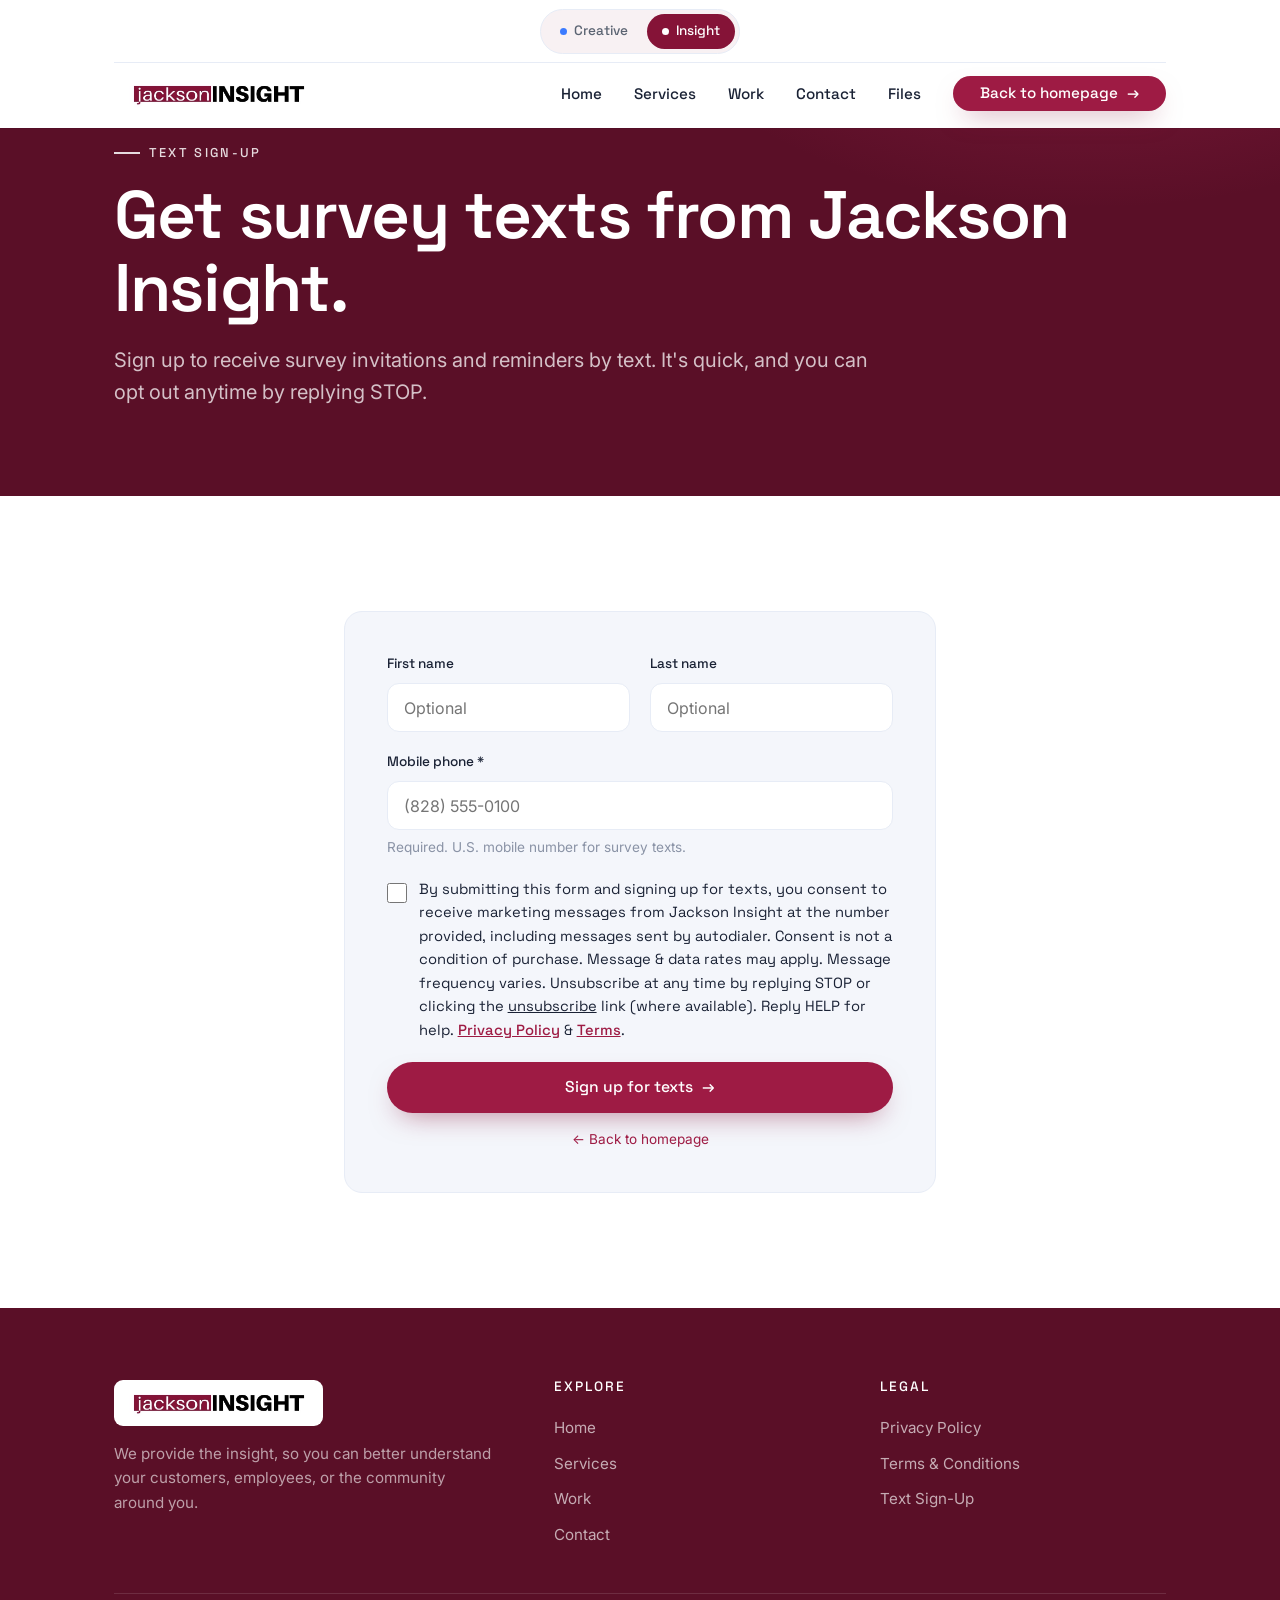
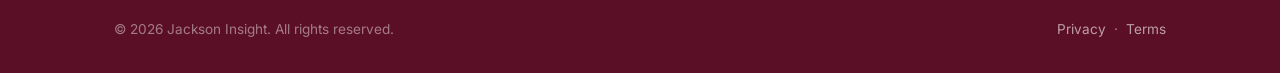
<file: insight/text-signup.html>
<!DOCTYPE html>
<html lang="en">
<head>
<meta charset="UTF-8" />
<meta name="viewport" content="width=device-width, initial-scale=1" />
<title>Text Sign-Up — Jackson Insight</title>
<meta name="description" content="Sign up to receive survey invitation and reminder text messages from Jackson Insight. Message and data rates may apply. Reply STOP to opt out." />
<meta name="robots" content="index, follow" />
<link rel="preconnect" href="https://fonts.googleapis.com" />
<link rel="preconnect" href="https://fonts.gstatic.com" crossorigin />
<link href="https://fonts.googleapis.com/css2?family=Inter:wght@400;500;600&family=Space+Grotesk:wght@400;500;600;700&display=swap" rel="stylesheet" />
<link rel="stylesheet" href="../assets/styles.css" />
</head>
<body class="theme-insight">

<header class="site-header">
  <div class="wrap">
    <a class="brand" href="index.html" aria-label="Jackson Insight home">
      <span class="logo-badge"><img src="../assets/jackson-insight-logo.png" alt="Jackson Insight" /></span>
    </a>
    <div class="brand-switch" role="group" aria-label="Switch between Jackson companies">
      <a class="bs-opt" data-brand="creative" href="../index.html"><span class="dot"></span>Creative</a>
      <a class="bs-opt active" data-brand="insight" href="index.html" aria-current="page"><span class="dot"></span>Insight</a>
    </div>
    <nav class="nav" aria-label="Primary">
      <button class="nav-toggle" aria-label="Toggle menu" aria-expanded="false"><span></span><span></span><span></span></button>
      <ul class="nav-links">
        <li><a href="index.html">Home</a></li>
        <li><a href="services.html">Services</a></li>
        <li><a href="work.html">Work</a></li>
        <li><a href="contact.html">Contact</a></li>
        <li><a href="https://files.thejacksoncreative.com" target="_blank" rel="noopener">Files</a></li>
        <li><a href="index.html" class="btn btn-primary">Back to homepage <span class="arrow">→</span></a></li>
      </ul>
    </nav>
  </div>
</header>

<main>
<section class="page-hero">
  <div class="wrap">
    <span class="eyebrow on-dark reveal">Text sign-up</span>
    <h1 class="reveal d1">Get survey texts from Jackson Insight.</h1>
    <p class="lead reveal d2">Sign up to receive survey invitations and reminders by text. It's quick, and you can opt out anytime by replying STOP.</p>
  </div>
</section>

<section class="section">
  <div class="wrap" style="max-width:720px;">
    <div class="form-card reveal">
      <!--
        SMS SIGN-UP FORM (10DLC compliant layout)
        • Mobile Phone is the only REQUIRED field.
        • The SMS opt-in checkbox is intentionally OPTIONAL (no "required" attribute) so opt-in is never forced.
        • Privacy Policy & Terms links point to privacy.html and terms.html.
        • On submit the visitor is returned to the homepage.
        To wire real submissions, add an endpoint (e.g. Formspree) to the form's action; the page will still redirect home.
      -->
      <form id="sms-signup" action="https://formspree.io/f/mwvgderj" method="POST" novalidate>
        <input type="hidden" name="_subject" value="New SMS text opt-in — Jackson Insight" />
        <div class="field-row">
          <div class="field">
            <label for="first">First name</label>
            <input id="first" name="first" type="text" autocomplete="given-name" placeholder="Optional" />
          </div>
          <div class="field">
            <label for="last">Last name</label>
            <input id="last" name="last" type="text" autocomplete="family-name" placeholder="Optional" />
          </div>
        </div>

        <div class="field">
          <label for="phone">Mobile phone <span aria-hidden="true">*</span></label>
          <input id="phone" name="phone" type="tel" inputmode="tel" autocomplete="tel"
                 required pattern="[0-9()+\-\s]{7,}" placeholder="(828) 555-0100" />
          <p class="form-note">Required. U.S. mobile number for survey texts.</p>
        </div>

        <!-- Opt-in checkbox sitting right beside the consent text; checkbox is OPTIONAL -->
        <div class="field">
          <label style="display:flex; gap:.75rem; align-items:flex-start; cursor:pointer; font-weight:400;">
            <input id="sms_optin" name="sms_optin" type="checkbox" value="yes"
                   style="margin-top:.35rem; width:20px; height:20px; flex:none; accent-color:var(--blue);" />
            <span style="font-size:.92rem; line-height:1.6; color:var(--ink);">
              By submitting this form and signing up for texts, you consent to receive marketing messages from Jackson Insight at the number provided, including messages sent by autodialer. Consent is not a condition of purchase. Message &amp; data rates may apply. Message frequency varies. Unsubscribe at any time by replying STOP or clicking the <span style="text-decoration:underline;">unsubscribe</span> link (where available). Reply HELP for help.
              <a href="/insight/privacy.html" style="color:var(--blue); text-decoration:underline; font-weight:500;">Privacy Policy</a> &amp; <a href="/insight/terms.html" style="color:var(--blue); text-decoration:underline; font-weight:500;">Terms</a>.
            </span>
          </label>
        </div>

        <button type="submit" class="btn btn-primary" style="width:100%; justify-content:center;">Sign up for texts <span class="arrow">→</span></button>
        <p class="form-note" style="text-align:center; margin-top:1rem;"><a href="index.html" style="color:var(--blue);">← Back to homepage</a></p>
      </form>
    </div>
  </div>
</section>
</main>

<footer class="site-footer">
  <div class="wrap">
    <div class="footer-top">
      <div>
        <a class="brand" href="index.html"><span class="logo-badge"><img src="../assets/jackson-insight-logo.png" alt="Jackson Insight" /></span></a>
        <p class="footer-blurb">We provide the insight, so you can better understand your customers, employees, or the community around you.</p>
      </div>
      <div class="footer-col">
        <h4>Explore</h4>
        <a href="index.html">Home</a><a href="services.html">Services</a><a href="work.html">Work</a><a href="contact.html">Contact</a>
      </div>
      <div class="footer-col">
        <h4>Legal</h4>
        <a href="privacy.html">Privacy Policy</a>
        <a href="terms.html">Terms &amp; Conditions</a>
        <a href="text-signup.html">Text Sign-Up</a>
      </div>
    </div>
    <div class="footer-bottom">
      <span>© <span id="year">2026</span> Jackson Insight. All rights reserved.</span>
      <span><a href="privacy.html" style="color:rgba(255,255,255,.6);">Privacy</a> &nbsp;·&nbsp; <a href="terms.html" style="color:rgba(255,255,255,.6);">Terms</a></span>
    </div>
  </div>
</footer>

<script src="../assets/script.js"></script>
<script>
  // Send the sign-up to Formspree (emails ajackson@jacksoninsight.com), then return to the homepage.
  document.getElementById("sms-signup").addEventListener("submit", function (e) {
    e.preventDefault();
    var form = e.target;
    var phone = document.getElementById("phone");
    if (!phone.value.trim()) { phone.focus(); if (phone.reportValidity) phone.reportValidity(); return; }
    fetch(form.action, { method: "POST", body: new FormData(form), headers: { Accept: "application/json" } })
      .finally(function () { window.location.href = "index.html"; });
  });
</script>
</body>
</html>
</file>
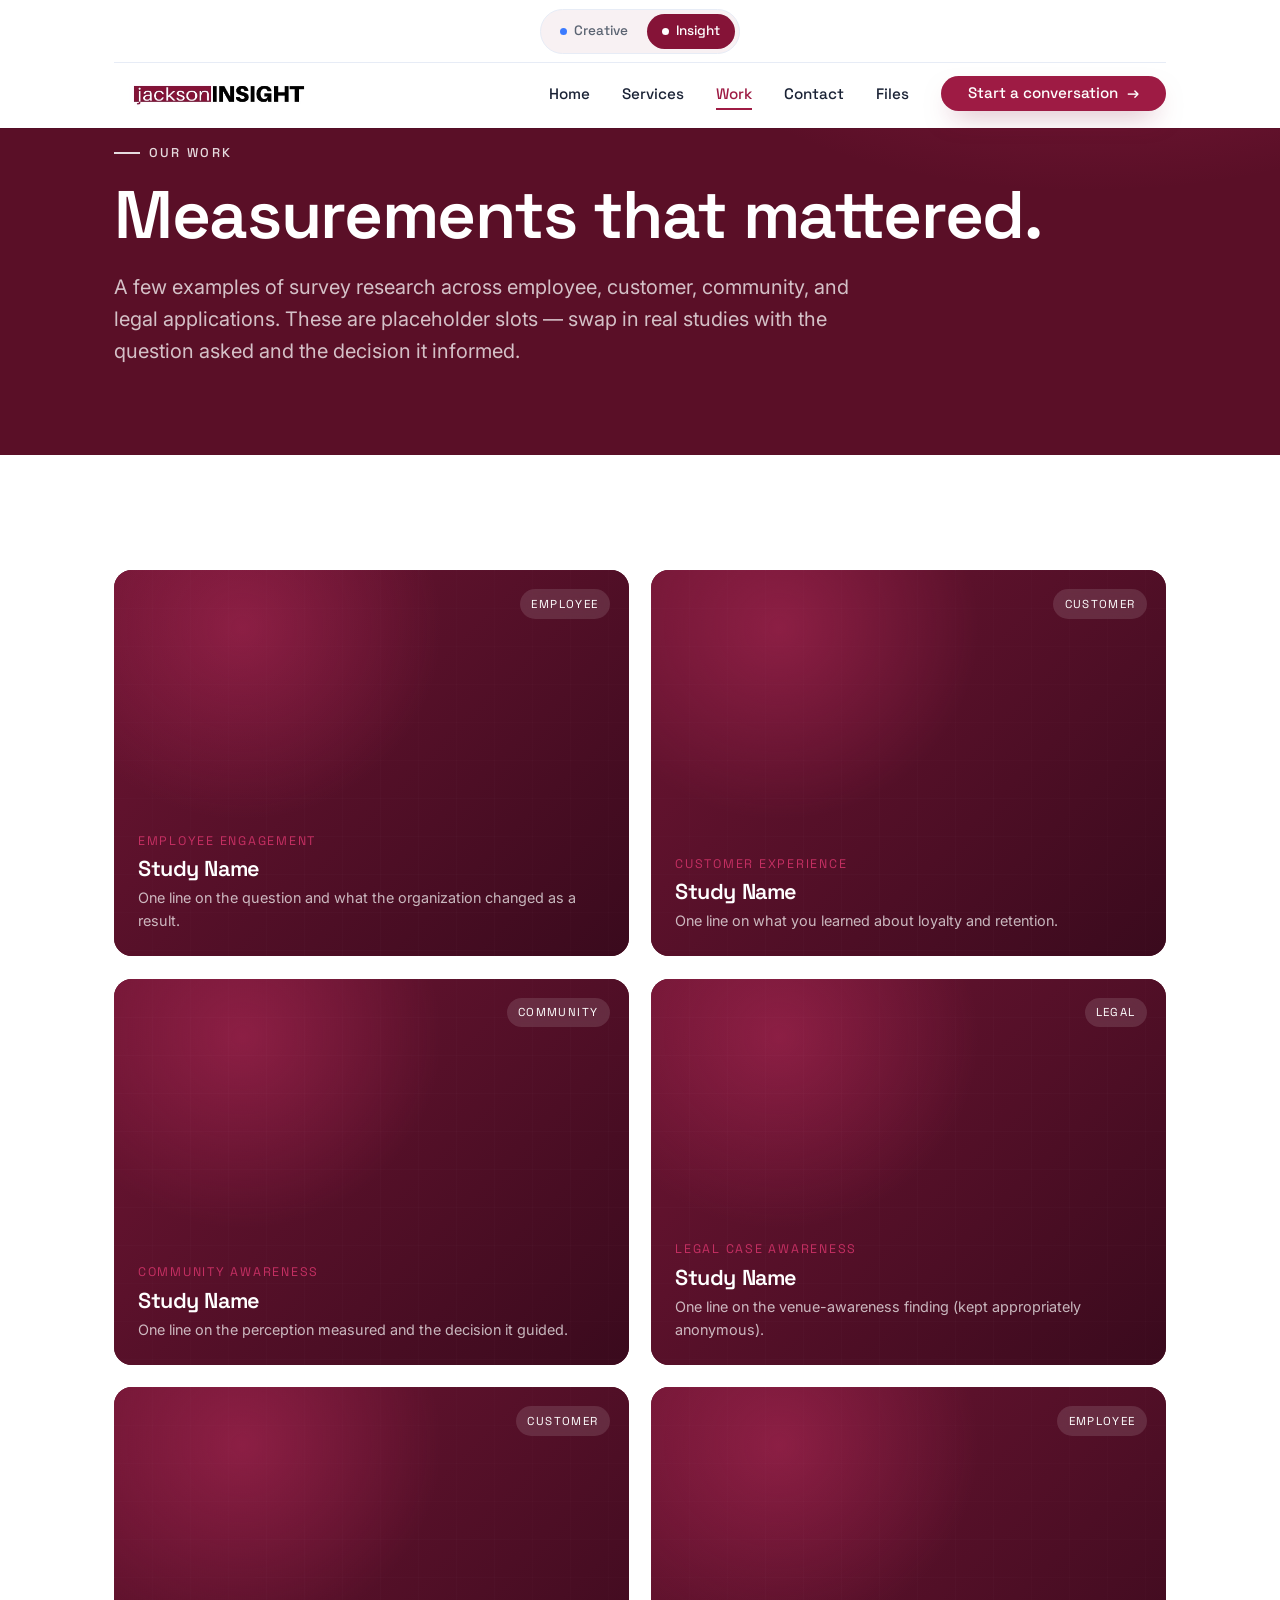
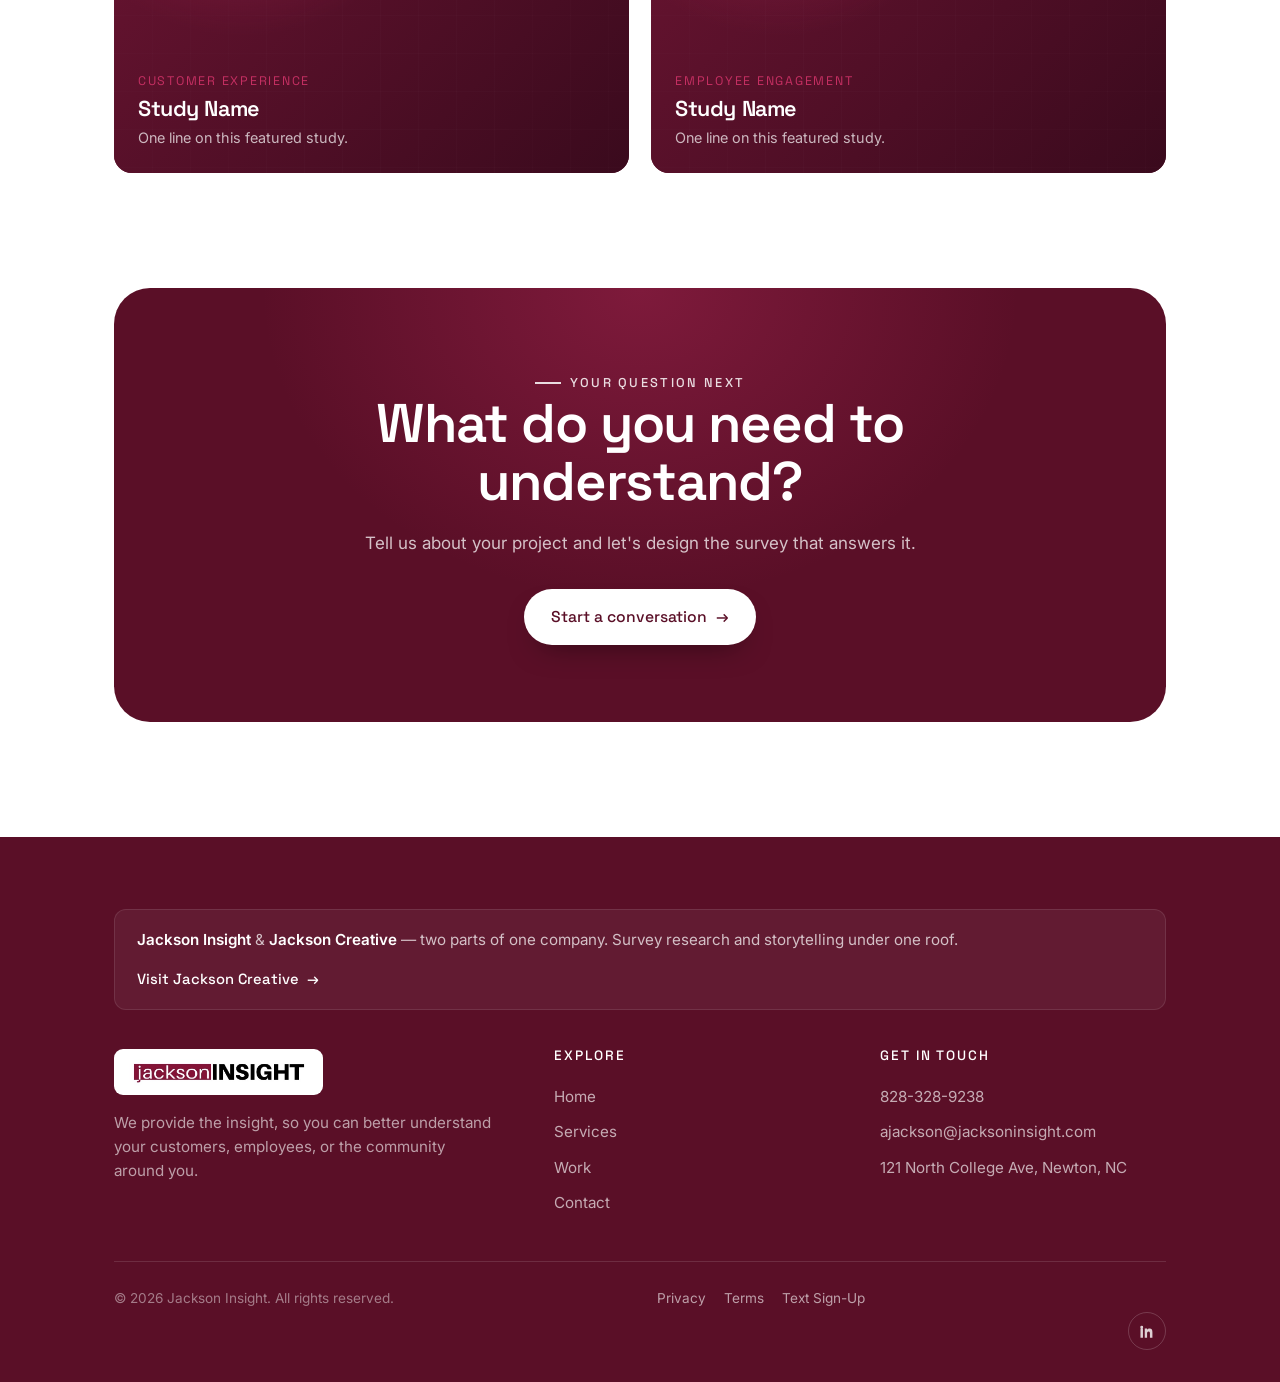
<file: insight/work.html>
<!DOCTYPE html>
<html lang="en">
<head>
<meta charset="UTF-8" />
<meta name="viewport" content="width=device-width, initial-scale=1" />
<title>Work — Jackson Insight</title>
<meta name="description" content="Survey research projects from Jackson Insight — employee, customer, community, and legal case awareness studies." />
<link rel="preconnect" href="https://fonts.googleapis.com" />
<link rel="preconnect" href="https://fonts.gstatic.com" crossorigin />
<link href="https://fonts.googleapis.com/css2?family=Inter:wght@400;500;600&family=Space+Grotesk:wght@400;500;600;700&display=swap" rel="stylesheet" />
<link rel="stylesheet" href="../assets/styles.css" />
</head>
<body class="theme-insight">

<header class="site-header">
  <div class="wrap">
    <a class="brand" href="index.html" aria-label="Jackson Insight home">
      <span class="logo-badge"><img src="../assets/jackson-insight-logo.png" alt="Jackson Insight" /></span>
    </a>
    <div class="brand-switch" role="group" aria-label="Switch between Jackson companies">
      <a class="bs-opt" data-brand="creative" href="../index.html"><span class="dot"></span>Creative</a>
      <a class="bs-opt active" data-brand="insight" href="index.html" aria-current="page"><span class="dot"></span>Insight</a>
    </div>
    <nav class="nav" aria-label="Primary">
      <button class="nav-toggle" aria-label="Toggle menu" aria-expanded="false"><span></span><span></span><span></span></button>
      <ul class="nav-links">
        <li><a href="index.html">Home</a></li>
        <li><a href="services.html">Services</a></li>
        <li><a href="work.html" class="active">Work</a></li>
        <li><a href="contact.html">Contact</a></li>
        <li><a href="https://files.thejacksoncreative.com" target="_blank" rel="noopener">Files</a></li>
        <li><a href="contact.html" class="btn btn-primary">Start a conversation <span class="arrow">→</span></a></li>
      </ul>
    </nav>
  </div>
</header>

<main>
<section class="page-hero">
  <div class="wrap">
    <span class="eyebrow on-dark reveal">Our work</span>
    <h1 class="reveal d1">Measurements that mattered.</h1>
    <p class="lead reveal d2">A few examples of survey research across employee, customer, community, and legal applications. These are placeholder slots — swap in real studies with the question asked and the decision it informed.</p>
  </div>
</section>

<section class="section">
  <div class="wrap">
    <div class="grid cols-2">

      <a href="contact.html" class="work-card reveal">
        <div class="ph"></div><span class="badge">Employee</span>
        <div class="meta"><div class="cat">Employee Engagement</div><h3>Study Name</h3><p>One line on the question and what the organization changed as a result.</p></div>
      </a>

      <a href="contact.html" class="work-card reveal d1">
        <div class="ph"></div><span class="badge">Customer</span>
        <div class="meta"><div class="cat">Customer Experience</div><h3>Study Name</h3><p>One line on what you learned about loyalty and retention.</p></div>
      </a>

      <a href="contact.html" class="work-card reveal">
        <div class="ph"></div><span class="badge">Community</span>
        <div class="meta"><div class="cat">Community Awareness</div><h3>Study Name</h3><p>One line on the perception measured and the decision it guided.</p></div>
      </a>

      <a href="contact.html" class="work-card reveal d1">
        <div class="ph"></div><span class="badge">Legal</span>
        <div class="meta"><div class="cat">Legal Case Awareness</div><h3>Study Name</h3><p>One line on the venue-awareness finding (kept appropriately anonymous).</p></div>
      </a>

      <a href="contact.html" class="work-card reveal">
        <div class="ph"></div><span class="badge">Customer</span>
        <div class="meta"><div class="cat">Customer Experience</div><h3>Study Name</h3><p>One line on this featured study.</p></div>
      </a>

      <a href="contact.html" class="work-card reveal d1">
        <div class="ph"></div><span class="badge">Employee</span>
        <div class="meta"><div class="cat">Employee Engagement</div><h3>Study Name</h3><p>One line on this featured study.</p></div>
      </a>

    </div>
  </div>
</section>

<section class="section" style="padding-top:0;">
  <div class="wrap">
    <div class="cta-band reveal">
      <span class="eyebrow on-dark" style="justify-content:center;">Your question next</span>
      <h2>What do you need to understand?</h2>
      <p>Tell us about your project and let's design the survey that answers it.</p>
      <a href="contact.html" class="btn btn-primary">Start a conversation <span class="arrow">→</span></a>
    </div>
  </div>
</section>
</main>

<footer class="site-footer">
  <div class="wrap">
    <div class="family-strip">
      <div class="fs-text"><strong>Jackson Insight</strong> &amp; <strong>Jackson Creative</strong> — two parts of one company. Survey research and storytelling under one roof.</div>
      <a class="fs-link" href="../index.html">Visit Jackson Creative <span class="arrow">→</span></a>
    </div>
    <div class="footer-top">
      <div>
        <a class="brand" href="index.html"><span class="logo-badge"><img src="../assets/jackson-insight-logo.png" alt="Jackson Insight" /></span></a>
        <p class="footer-blurb">We provide the insight, so you can better understand your customers, employees, or the community around you.</p>
      </div>
      <div class="footer-col">
        <h4>Explore</h4>
        <a href="index.html">Home</a><a href="services.html">Services</a><a href="work.html">Work</a><a href="contact.html">Contact</a>
      </div>
      <div class="footer-col">
        <h4>Get in touch</h4>
        <a href="tel:828-328-9238">828-328-9238</a>
        <a href="mailto:ajackson@jacksoninsight.com">ajackson@jacksoninsight.com</a>
        <a href="https://maps.google.com/?q=121+North+College+Ave+Newton+NC+28658" target="_blank" rel="noopener">121 North College Ave, Newton, NC</a>
      </div>
    </div>
    <div class="footer-bottom">
      <span>© <span id="year">2026</span> Jackson Insight. All rights reserved.</span>
      <span style="display:flex; gap:1.1rem;"><a href="privacy.html" style="color:rgba(255,255,255,.6);">Privacy</a><a href="terms.html" style="color:rgba(255,255,255,.6);">Terms</a><a href="text-signup.html" style="color:rgba(255,255,255,.6);">Text Sign-Up</a></span>
      <div class="socials">
        <a href="https://www.linkedin.com/company/jackson-creative/" target="_blank" rel="noopener" aria-label="LinkedIn"><svg viewBox="0 0 24 24" fill="currentColor"><path d="M6.94 7A1.94 1.94 0 113 7a1.94 1.94 0 013.94 0zM3.3 8.5h3.3V21H3.3V8.5zM9 8.5h3.16v1.7h.05c.44-.83 1.5-1.7 3.1-1.7 3.3 0 3.9 2.17 3.9 5V21h-3.3v-5.3c0-1.26 0-2.9-1.76-2.9s-2.03 1.37-2.03 2.8V21H9V8.5z"/></svg></a>
      </div>
    </div>
  </div>
</footer>

<script src="../assets/script.js"></script>
</body>
</html>
</file>
<file: assets/styles.css>
/* ============================================================
   Jackson Creative — Shared Stylesheet
   Palette: blue / black / white
   ============================================================ */

/* ---------- Design tokens ---------- */
:root {
  --black:      #0A0F1C;
  --black-soft: #111829;
  --ink:        #1A2235;
  --blue:       #1E54E8;
  --blue-bright:#3B7BFF;
  --blue-deep:  #0B2A8A;

  /* Fixed per-company brand colors (used by the toggle, independent of theme) */
  --c-creative:        #1E54E8;
  --c-creative-bright: #3B7BFF;
  --c-insight:         #851337;
  --c-insight-bright:  #B01E4B;
  --white:      #FFFFFF;
  --off-white:  #F4F6FB;
  --mist:       #E7ECF6;
  --gray:       #5B6472;
  --gray-light: #8A93A6;

  --maxw: 1180px;
  --pad: clamp(1.25rem, 5vw, 4rem);
  --radius: 18px;
  --radius-sm: 12px;

  --shadow: 0 18px 50px -20px rgba(10, 15, 28, 0.35);
  --shadow-soft: 0 10px 30px -16px rgba(10, 15, 28, 0.25);

  --ease: cubic-bezier(0.22, 1, 0.36, 1);

  --font-head: "Space Grotesk", "Segoe UI", system-ui, sans-serif;
  --font-body: "Inter", "Segoe UI", system-ui, sans-serif;
}

/* ---------- Reset ---------- */
*, *::before, *::after { box-sizing: border-box; margin: 0; padding: 0; }
html { scroll-behavior: smooth; -webkit-text-size-adjust: 100%; }
body {
  font-family: var(--font-body);
  color: var(--ink);
  background: var(--white);
  line-height: 1.6;
  font-size: 17px;
  overflow-x: hidden;
  -webkit-font-smoothing: antialiased;
}
img { max-width: 100%; display: block; }
a { color: inherit; text-decoration: none; }
ul { list-style: none; }

h1, h2, h3, h4 {
  font-family: var(--font-head);
  font-weight: 600;
  line-height: 1.08;
  letter-spacing: -0.02em;
  color: var(--black);
}

/* ---------- Layout helpers ---------- */
.wrap { width: 100%; max-width: var(--maxw); margin-inline: auto; padding-inline: var(--pad); }
.section { padding-block: clamp(4rem, 9vw, 8rem); }
.eyebrow {
  display: inline-flex; align-items: center; gap: .55rem;
  font-family: var(--font-head);
  font-size: .8rem; font-weight: 500; letter-spacing: .18em; text-transform: uppercase;
  color: var(--blue);
}
.eyebrow::before {
  content: ""; width: 26px; height: 2px; background: var(--blue); display: inline-block;
}
.eyebrow.on-dark { color: var(--blue-bright); }
.eyebrow.on-dark::before { background: var(--blue-bright); }

.lead { font-size: clamp(1.05rem, 1.6vw, 1.25rem); color: var(--gray); max-width: 60ch; }
.center { text-align: center; }
.center .lead, .center .eyebrow { margin-inline: auto; }

/* ---------- Buttons ---------- */
.btn {
  display: inline-flex; align-items: center; gap: .6rem;
  font-family: var(--font-head); font-weight: 500; font-size: .98rem;
  padding: .9rem 1.6rem; border-radius: 100px; border: 1.5px solid transparent;
  cursor: pointer; transition: transform .3s var(--ease), background .3s var(--ease), color .3s var(--ease), box-shadow .3s var(--ease);
  white-space: nowrap;
}
.btn .arrow { transition: transform .3s var(--ease); }
.btn:hover .arrow { transform: translateX(4px); }
.btn-primary { background: var(--blue); color: var(--white); box-shadow: 0 12px 28px -12px rgba(30,84,232,.7); }
.btn-primary:hover { background: var(--blue-deep); transform: translateY(-2px); }
.btn-ghost { border-color: rgba(255,255,255,.3); color: var(--white); }
.btn-ghost:hover { border-color: var(--white); background: rgba(255,255,255,.08); transform: translateY(-2px); }
.btn-dark { background: var(--black); color: var(--white); }
.btn-dark:hover { background: var(--ink); transform: translateY(-2px); }
.btn-outline { border-color: var(--mist); color: var(--black); }
.btn-outline:hover { border-color: var(--blue); color: var(--blue); transform: translateY(-2px); }

/* ============================================================
   Header / Nav
   ============================================================ */
.site-header {
  position: fixed; inset: 0 0 auto 0; z-index: 100;
  transition: background .35s var(--ease), box-shadow .35s var(--ease), backdrop-filter .35s var(--ease);
}
.site-header .wrap {
  display: grid; align-items: center;
  grid-template-columns: 1fr auto;
  grid-template-areas:
    "switch switch"
    "rule   rule"
    "brand  nav";
  grid-template-rows: auto 1px auto;
  column-gap: 1rem; row-gap: 8px;
  padding-block: 9px 11px;
}
.site-header .brand { grid-area: brand; }
.site-header .nav { grid-area: nav; justify-self: end; }
.site-header .brand-switch { grid-area: switch; justify-self: center; }
/* thin divider between the toggle strip and the main header row */
.site-header .wrap::after {
  content: ""; grid-area: rule; height: 1px; align-self: center;
  background: rgba(255,255,255,.14); pointer-events: none;
}
.site-header.scrolled .wrap::after { background: var(--mist); }
.site-header.scrolled {
  background: rgba(255,255,255,.85);
  backdrop-filter: saturate(180%) blur(14px);
  box-shadow: 0 1px 0 rgba(10,15,28,.07);
}

.brand { display: flex; align-items: center; gap: .65rem; font-family: var(--font-head); font-weight: 600; font-size: 1.18rem; letter-spacing: -.01em; }
.brand .logo-img { height: 34px; width: auto; }
.brand .logo-mark {
  display: inline-grid; place-items: center; width: 38px; height: 38px; border-radius: 10px;
  background: var(--blue); color: #fff; font-family: var(--font-head); font-weight: 700; font-size: 1.05rem;
}
.brand .logo-text { color: var(--black); }
.brand .logo-text span { color: var(--blue); }

/* color states for header text */
.site-header:not(.scrolled).over-dark .brand .logo-text { color: #fff; }
.site-header:not(.scrolled).over-dark .nav-links a { color: rgba(255,255,255,.82); }
.site-header:not(.scrolled).over-dark .nav-toggle span { background: #fff; }

.nav { display: flex; align-items: center; gap: 2.2rem; }
.nav-links { display: flex; align-items: center; gap: 2rem; }
.nav-links a {
  font-family: var(--font-head); font-size: .95rem; font-weight: 500; color: var(--ink);
  position: relative; padding-block: .3rem; transition: color .25s var(--ease);
}
.nav-links a:not(.btn)::after {
  content: ""; position: absolute; left: 0; bottom: -2px; height: 2px; width: 0; background: var(--blue);
  transition: width .3s var(--ease);
}
.nav-links a:not(.btn):hover::after, .nav-links a:not(.btn).active::after { width: 100%; }
.nav-links a:not(.btn):hover, .nav-links a:not(.btn).active { color: var(--blue); }

.nav-toggle { display: none; flex-direction: column; gap: 5px; background: none; border: 0; cursor: pointer; padding: 8px; }
.nav-toggle span { width: 26px; height: 2px; background: var(--black); border-radius: 2px; transition: transform .3s var(--ease), opacity .3s var(--ease); }
.nav-toggle.open span:nth-child(1) { transform: translateY(7px) rotate(45deg); }
.nav-toggle.open span:nth-child(2) { opacity: 0; }
.nav-toggle.open span:nth-child(3) { transform: translateY(-7px) rotate(-45deg); }

@media (max-width: 860px) {
  .nav-toggle { display: flex; z-index: 120; }
  .nav { gap: 0; }
  .nav-links {
    position: fixed; inset: 0 0 0 auto; width: min(82vw, 360px);
    background: var(--black); flex-direction: column; align-items: flex-start; justify-content: center;
    gap: 1.4rem; padding: 2rem var(--pad); transform: translateX(100%); transition: transform .4s var(--ease);
  }
  .nav-links.open { transform: translateX(0); box-shadow: var(--shadow); }
  .nav-links a { color: #fff !important; font-size: 1.5rem; }
  .nav-links .btn { margin-top: .5rem; }
  body.menu-open { overflow: hidden; }
}

/* ============================================================
   Hero
   ============================================================ */
.hero {
  position: relative; background: var(--black); color: #fff; overflow: hidden;
  padding-top: clamp(8rem, 16vh, 11rem); padding-bottom: clamp(5rem, 10vw, 8rem);
}
.hero::before {
  content: ""; position: absolute; inset: 0; z-index: 1;
  background:
    radial-gradient(60% 60% at 80% 0%, rgba(59,123,255,.30), transparent 60%),
    radial-gradient(50% 50% at 0% 100%, rgba(30,84,232,.22), transparent 60%);
  pointer-events: none;
}
.hero::after {
  content: ""; position: absolute; inset: 0; z-index: 1; opacity: .4; pointer-events: none;
  background-image: linear-gradient(rgba(255,255,255,.045) 1px, transparent 1px),
                    linear-gradient(90deg, rgba(255,255,255,.045) 1px, transparent 1px);
  background-size: 64px 64px;
  mask-image: radial-gradient(120% 80% at 50% 0%, #000, transparent 75%);
}

/* Looping background video (optional — drop assets/hero.mp4 in to activate) */
.hero-media { position: absolute; inset: 0; z-index: 0; overflow: hidden; background: var(--black); }
.hero-video { width: 100%; height: 100%; object-fit: cover; display: block; }
.hero-scrim {
  position: absolute; inset: 0;
  background: linear-gradient(180deg, rgba(10,15,28,.68) 0%, rgba(10,15,28,.74) 55%, rgba(10,15,28,.86) 100%);
}
@media (prefers-reduced-motion: reduce) { .hero-video { display: none; } }

/* Hero mosaic (4×3): a few tiles animate, the rest are stills — all dimmed by the scrim above */
.hero-grid {
  position: absolute; inset: 0; z-index: 0;
  display: grid;
  grid-template-columns: repeat(4, 1fr);
  grid-template-rows: repeat(3, 1fr);
  gap: 4px; background: var(--black);
  filter: brightness(.85) saturate(.95);
}
.hero-tile {
  position: relative; overflow: hidden; min-width: 0; min-height: 0;
  background: #2a0813 var(--img, none) center / cover no-repeat;
}
video.hero-tile { width: 100%; height: 100%; object-fit: cover; display: block; }

.hero .wrap { position: relative; z-index: 2; }
.hero h1 {
  color: #fff; font-size: clamp(2.6rem, 7vw, 5.4rem); font-weight: 600; max-width: 16ch;
  margin-top: 1.4rem;
}
.hero h1 .accent { color: var(--blue-bright); }
.hero p.lead { color: rgba(255,255,255,.74); margin-top: 1.6rem; font-size: clamp(1.08rem, 1.8vw, 1.35rem); }
.hero .cta-row { display: flex; flex-wrap: wrap; gap: 1rem; margin-top: 2.4rem; }
.hero .stats { display: flex; flex-wrap: wrap; gap: clamp(2rem, 6vw, 4.5rem); margin-top: clamp(3rem, 7vw, 5rem); padding-top: 2.2rem; border-top: 1px solid rgba(255,255,255,.12); }
.hero .stat .num { font-family: var(--font-head); font-size: clamp(1.8rem, 4vw, 2.6rem); font-weight: 600; color: #fff; }
.hero .stat .label { font-size: .9rem; color: rgba(255,255,255,.6); letter-spacing: .02em; }

/* generic dark page banner (interior pages) */
.page-hero { background: var(--black); color: #fff; position: relative; overflow: hidden;
  padding-top: clamp(8rem, 15vh, 10rem); padding-bottom: clamp(3.5rem, 7vw, 5.5rem); }
.page-hero::before { content:""; position:absolute; inset:0;
  background: radial-gradient(55% 70% at 85% 0%, rgba(59,123,255,.28), transparent 60%); pointer-events:none; }
.page-hero .wrap { position: relative; z-index: 2; }
.page-hero h1 { color:#fff; font-size: clamp(2.4rem, 6vw, 4.2rem); margin-top: 1rem; }
.page-hero p.lead { color: rgba(255,255,255,.74); margin-top: 1.2rem; }

/* ============================================================
   Service cards
   ============================================================ */
.section-head { max-width: 70ch; margin-bottom: clamp(2.4rem, 5vw, 3.6rem); }
.section-head h2 { font-size: clamp(2rem, 4.4vw, 3.2rem); margin-top: 1rem; }
.section-head p { margin-top: 1.1rem; }

.grid { display: grid; gap: 1.4rem; }
.grid.cols-2 { grid-template-columns: repeat(2, 1fr); }
.grid.cols-3 { grid-template-columns: repeat(3, 1fr); }
.grid.cols-4 { grid-template-columns: repeat(4, 1fr); }
@media (max-width: 980px){ .grid.cols-4, .grid.cols-3 { grid-template-columns: repeat(2,1fr);} }
@media (max-width: 640px){ .grid.cols-2, .grid.cols-3, .grid.cols-4 { grid-template-columns: 1fr; } }

.svc-card {
  position: relative; background: var(--white); border: 1px solid var(--mist); border-radius: var(--radius);
  padding: 2rem 1.8rem; overflow: hidden; transition: transform .4s var(--ease), box-shadow .4s var(--ease), border-color .4s var(--ease);
  display: flex; flex-direction: column; min-height: 100%;
}
.svc-card::after {
  content: ""; position: absolute; left: 0; top: 0; height: 3px; width: 0; background: var(--blue);
  transition: width .4s var(--ease);
}
.svc-card:hover { transform: translateY(-6px); box-shadow: var(--shadow); border-color: transparent; }
.svc-card:hover::after { width: 100%; }
.svc-card .icon {
  width: 52px; height: 52px; border-radius: 14px; display: grid; place-items: center;
  background: linear-gradient(135deg, var(--blue), var(--blue-bright)); color: #fff; margin-bottom: 1.3rem;
}
.svc-card .icon svg { width: 26px; height: 26px; }
.svc-card .num { position: absolute; top: 1.6rem; right: 1.6rem; font-family: var(--font-head); font-weight: 600; color: var(--mist); font-size: 1.1rem; }
.svc-card h3 { font-size: 1.4rem; }
.svc-card p { margin-top: .7rem; color: var(--gray); font-size: .98rem; }
.svc-card .more { margin-top: auto; padding-top: 1.2rem; color: var(--blue); font-family: var(--font-head); font-weight: 500; font-size: .92rem; display: inline-flex; gap: .4rem; align-items: center; }

/* detailed service rows (Services page) */
.svc-row { display: grid; grid-template-columns: 1.1fr 1fr; gap: clamp(2rem,5vw,4rem); align-items: center; padding-block: clamp(2.5rem,5vw,4rem); border-top: 1px solid var(--mist); }
.svc-row:nth-child(even) .svc-visual { order: -1; }
.svc-row .tag { font-family: var(--font-head); color: var(--blue); font-weight: 600; font-size: .9rem; letter-spacing:.04em; }
.svc-row h3 { font-size: clamp(1.6rem, 3.2vw, 2.3rem); margin-top: .6rem; }
.svc-row p { margin-top: 1rem; color: var(--gray); }
.svc-row ul.ticks { margin-top: 1.3rem; display: grid; gap: .6rem; }
.svc-row ul.ticks li { position: relative; padding-left: 1.7rem; color: var(--ink); font-size: .97rem; }
.svc-row ul.ticks li::before { content: ""; position: absolute; left: 0; top: .55em; width: 8px; height: 8px; border-radius: 50%; background: var(--blue); }
.svc-visual {
  aspect-ratio: 4/3; border-radius: var(--radius); background: var(--black); position: relative; overflow: hidden;
  display: grid; place-items: center;
}
.svc-visual::before { content:""; position:absolute; inset:0; background: radial-gradient(60% 80% at 30% 20%, rgba(59,123,255,.35), transparent 60%); }
.svc-visual .glyph { position: relative; color: rgba(255,255,255,.92); width: 30%; max-width: 110px; }
@media (max-width: 760px){ .svc-row { grid-template-columns: 1fr; } .svc-row:nth-child(even) .svc-visual { order: 0; } }

/* ============================================================
   Work / case cards
   ============================================================ */
.work-card {
  display: block; border-radius: var(--radius); overflow: hidden; background: var(--black);
  position: relative; aspect-ratio: 4/3; transition: transform .4s var(--ease), box-shadow .4s var(--ease);
}
.work-card:hover { transform: translateY(-6px); box-shadow: var(--shadow); }
.work-card .ph {
  position: absolute; inset: 0;
  background:
    radial-gradient(70% 90% at 25% 15%, rgba(59,123,255,.4), transparent 55%),
    linear-gradient(135deg, var(--black-soft), var(--ink));
}
.work-card .ph::after {
  content: ""; position: absolute; inset: 0; opacity: .25;
  background-image: linear-gradient(rgba(255,255,255,.06) 1px, transparent 1px), linear-gradient(90deg, rgba(255,255,255,.06) 1px, transparent 1px);
  background-size: 38px 38px;
}
/* full-card photo background (with a dark scrim so the caption stays legible) */
.work-card .ph.photo {
  background-image:
    linear-gradient(to top, rgba(8,12,22,.90) 0%, rgba(8,12,22,.42) 42%, rgba(8,12,22,.28) 100%),
    var(--img);
  background-size: cover; background-position: center;
}
.work-card .ph.photo.top { background-position: top center; }
.work-card .ph.photo::after { display: none; }
.work-card .meta { position: absolute; inset: auto 0 0 0; z-index: 2; padding: 1.5rem; color: #fff; }
.work-card .cat { font-family: var(--font-head); font-size: .78rem; letter-spacing: .14em; text-transform: uppercase; color: var(--blue-bright); }
.work-card h3 { color: #fff; font-size: 1.35rem; margin-top: .35rem; }
.work-card p { color: rgba(255,255,255,.7); font-size: .9rem; margin-top: .35rem; }
.work-card .badge { position: absolute; top: 1.2rem; right: 1.2rem; z-index: 2; background: rgba(255,255,255,.12); backdrop-filter: blur(6px); color: #fff; font-size: .72rem; font-family: var(--font-head); letter-spacing: .12em; text-transform: uppercase; padding: .35rem .7rem; border-radius: 100px; }

/* Play affordance on video work cards */
.work-card.js-video { cursor: pointer; }
.work-card .play-btn {
  position: absolute; z-index: 2; top: 50%; left: 50%; transform: translate(-50%, -50%);
  width: 64px; height: 64px; border-radius: 50%;
  background: rgba(0,0,0,.5); border: 2px solid rgba(255,255,255,.9);
  display: grid; place-items: center;
  transition: transform .3s var(--ease), background .3s var(--ease);
}
.work-card .play-btn::after {
  content: ""; width: 0; height: 0; margin-left: 4px;
  border-style: solid; border-width: 10px 0 10px 17px;
  border-color: transparent transparent transparent #fff;
}
.work-card.js-video:hover .play-btn { transform: translate(-50%, -50%) scale(1.08); background: rgba(0,0,0,.7); }

/* Video lightbox */
.video-modal { position: fixed; inset: 0; z-index: 1000; display: none; }
.video-modal.open { display: block; }
.video-modal__backdrop { position: absolute; inset: 0; background: rgba(5,8,16,.85); backdrop-filter: blur(4px); }
.video-modal__dialog { position: absolute; top: 50%; left: 50%; transform: translate(-50%, -50%); width: min(92vw, 1100px); }
.video-modal__frame { position: relative; width: 100%; aspect-ratio: 16/9; background: #000; border-radius: var(--radius); overflow: hidden; box-shadow: var(--shadow); }
.video-modal__frame iframe { position: absolute; inset: 0; width: 100%; height: 100%; border: 0; }
.video-modal__close { position: absolute; top: -2.8rem; right: -.2rem; z-index: 2; background: none; border: 0; color: #fff; font-size: 2.2rem; line-height: 1; cursor: pointer; padding: .1rem .5rem; }
.video-modal__close:hover { color: var(--blue-bright); }
body.modal-open { overflow: hidden; }

/* ============================================================
   CTA band
   ============================================================ */
.cta-band { background: var(--black); color: #fff; position: relative; overflow: hidden; border-radius: clamp(20px, 4vw, 36px); padding: clamp(2.6rem, 6vw, 5rem); text-align: center; }
.cta-band::before { content:""; position:absolute; inset:0; background: radial-gradient(60% 120% at 50% 0%, rgba(59,123,255,.32), transparent 60%); }
.cta-band > * { position: relative; z-index: 2; }
.cta-band h2 { color: #fff; font-size: clamp(2rem, 5vw, 3.4rem); max-width: 18ch; margin-inline: auto; }
.cta-band p { color: rgba(255,255,255,.74); margin: 1.2rem auto 2rem; max-width: 52ch; }

/* ============================================================
   Contact
   ============================================================ */
.contact-grid { display: grid; grid-template-columns: 1fr 1.1fr; gap: clamp(2rem, 6vw, 4.5rem); align-items: start; }
@media (max-width: 860px){ .contact-grid { grid-template-columns: 1fr; } }
.contact-info .item { padding-block: 1.3rem; border-top: 1px solid var(--mist); }
.contact-info .item:first-of-type { border-top: 0; }
.contact-info .item .k { font-family: var(--font-head); font-size: .8rem; letter-spacing: .14em; text-transform: uppercase; color: var(--gray-light); }
.contact-info .item .v { font-size: 1.15rem; margin-top: .3rem; color: var(--black); font-weight: 500; }
.contact-info .item a.v:hover { color: var(--blue); }
.socials { display: flex; gap: .7rem; margin-top: 1.5rem; }
.socials a { width: 42px; height: 42px; border-radius: 50%; border: 1px solid var(--mist); display: grid; place-items: center; color: var(--ink); transition: all .3s var(--ease); }
.socials a:hover { background: var(--blue); border-color: var(--blue); color: #fff; transform: translateY(-3px); }
.socials a svg { width: 18px; height: 18px; }

.form-card { background: var(--off-white); border: 1px solid var(--mist); border-radius: var(--radius); padding: clamp(1.6rem, 4vw, 2.6rem); }
.field { margin-bottom: 1.2rem; }
.field label { display: block; font-family: var(--font-head); font-size: .85rem; font-weight: 500; color: var(--ink); margin-bottom: .5rem; }
.field input, .field select, .field textarea {
  width: 100%; font-family: var(--font-body); font-size: 1rem; color: var(--black);
  background: #fff; border: 1.5px solid var(--mist); border-radius: var(--radius-sm); padding: .85rem 1rem; transition: border-color .25s var(--ease), box-shadow .25s var(--ease);
}
.field input:focus, .field select:focus, .field textarea:focus { outline: none; border-color: var(--blue); box-shadow: 0 0 0 4px rgba(30,84,232,.12); }
.field textarea { resize: vertical; min-height: 130px; }
.field-row { display: grid; grid-template-columns: 1fr 1fr; gap: 1.2rem; }
@media (max-width: 520px){ .field-row { grid-template-columns: 1fr; } }
.form-note { font-size: .85rem; color: var(--gray-light); margin-top: .4rem; }
.form-status { display: none; margin-top: 1rem; padding: .9rem 1.1rem; border-radius: var(--radius-sm); font-size: .95rem; }
.form-status.ok { display: block; background: #e7f3ec; color: #1a7a44; }
.form-status.err { display: block; background: #fdecec; color: #b5302b; }

/* ============================================================
   Footer
   ============================================================ */
.site-footer { background: var(--black); color: rgba(255,255,255,.7); padding-block: clamp(3rem, 6vw, 4.5rem) 2rem; }
.footer-top { display: grid; grid-template-columns: 1.4fr 1fr 1fr; gap: 2.5rem; padding-bottom: 2.5rem; border-bottom: 1px solid rgba(255,255,255,.12); }
@media (max-width: 760px){ .footer-top { grid-template-columns: 1fr; gap: 1.8rem; } }
.site-footer .brand .logo-text { color: #fff; }
.footer-blurb { margin-top: 1rem; max-width: 38ch; color: rgba(255,255,255,.6); font-size: .95rem; }
.footer-col h4 { color: #fff; font-size: .85rem; letter-spacing: .14em; text-transform: uppercase; margin-bottom: 1rem; font-weight: 500; }
.footer-col a { display: block; color: rgba(255,255,255,.65); padding-block: .35rem; font-size: .95rem; transition: color .2s var(--ease); }
.footer-col a:hover { color: #fff; }
.footer-bottom { display: flex; flex-wrap: wrap; justify-content: space-between; gap: 1rem; padding-top: 1.6rem; font-size: .85rem; color: rgba(255,255,255,.45); }
.footer-bottom .socials a { border-color: rgba(255,255,255,.18); color: rgba(255,255,255,.8); width: 38px; height: 38px; }
.footer-bottom .socials a:hover { background: var(--blue); border-color: var(--blue); color: #fff; }

/* ============================================================
   Scroll reveal
   ============================================================ */
.reveal { opacity: 0; transform: translateY(26px); transition: opacity .7s var(--ease), transform .7s var(--ease); }
.reveal.in { opacity: 1; transform: none; }
.reveal.d1 { transition-delay: .08s; } .reveal.d2 { transition-delay: .16s; } .reveal.d3 { transition-delay: .24s; } .reveal.d4 { transition-delay: .32s; }
@media (prefers-reduced-motion: reduce){ .reveal { opacity: 1; transform: none; transition: none; } html { scroll-behavior: auto; } }

/* ============================================================
   Brand toggle (Creative <-> Insight)
   ============================================================ */
.site-header .wrap { position: relative; }

.brand-switch {
  display: inline-flex; align-items: center; gap: 3px;
  padding: 4px; border-radius: 100px;
  background: rgba(255,255,255,.08); border: 1px solid rgba(255,255,255,.18);
  backdrop-filter: blur(6px); transition: background .35s var(--ease), border-color .35s var(--ease);
}
.site-header.scrolled .brand-switch { background: rgba(10,15,28,.04); border-color: var(--mist); }

.bs-opt {
  display: inline-flex; align-items: center; gap: .45rem;
  font-family: var(--font-head); font-weight: 500; font-size: .85rem;
  padding: .4rem .95rem; border-radius: 100px; white-space: nowrap;
  color: rgba(255,255,255,.72); transition: color .25s var(--ease), background .25s var(--ease);
}
.site-header.scrolled .bs-opt { color: var(--gray); }
.bs-opt .dot { width: 7px; height: 7px; border-radius: 50%; flex: none; }
.bs-opt[data-brand="creative"] .dot { background: var(--c-creative-bright); }
.bs-opt[data-brand="insight"]  .dot { background: var(--c-insight-bright); }
.bs-opt:hover { color: #fff; }
.site-header.scrolled .bs-opt:hover { color: var(--black); }
.bs-opt.active { color: #fff !important; }
.bs-opt.active[data-brand="creative"] { background: var(--c-creative); }
.bs-opt.active[data-brand="insight"]  { background: var(--c-insight); }
.bs-opt.active .dot { background: #fff; }

@media (max-width: 980px) {
  /* trim the Creative wordmark to the mark only so the row stays tidy */
  .site-header .brand .logo-text { display: none; }
}
@media (max-width: 420px) {
  .bs-opt { padding: .4rem .7rem; font-size: .8rem; }
}

/* ============================================================
   Family / sibling-company footer strip
   ============================================================ */
.family-strip {
  display: flex; flex-wrap: wrap; align-items: center; justify-content: space-between; gap: 1rem;
  margin-bottom: 2.4rem; padding: 1.1rem 1.4rem; border-radius: var(--radius-sm);
  background: rgba(255,255,255,.05); border: 1px solid rgba(255,255,255,.1);
}
.family-strip .fs-text { color: rgba(255,255,255,.72); font-size: .95rem; }
.family-strip .fs-text strong { color: #fff; font-weight: 600; }
.family-strip a.fs-link { display: inline-flex; align-items: center; gap: .5rem; font-family: var(--font-head); font-weight: 500; font-size: .92rem; color: #fff; }
.family-strip a.fs-link .arrow { transition: transform .3s var(--ease); }
.family-strip a.fs-link:hover .arrow { transform: translateX(4px); }

/* ============================================================
   Affiliated organizations strip
   ============================================================ */
.partner-card {
  display: flex; flex-direction: column; background: var(--white);
  border: 1px solid var(--mist); border-radius: var(--radius); padding: 1.6rem;
  transition: transform .4s var(--ease), box-shadow .4s var(--ease), border-color .4s var(--ease);
  min-height: 100%;
}
.partner-card:hover { transform: translateY(-6px); box-shadow: var(--shadow); border-color: transparent; }
.partner-logo {
  height: 76px; display: grid; place-items: center; margin-bottom: 1.2rem;
  background: var(--off-white); border: 1px dashed var(--mist); border-radius: var(--radius-sm);
  color: var(--gray-light); font-family: var(--font-head); font-weight: 500; font-size: .72rem;
  letter-spacing: .16em; text-transform: uppercase; text-align: center; padding: .5rem;
}
.partner-logo img { max-height: 52px; max-width: 100%; width: auto; }
.partner-card h3 { font-size: 1.18rem; }
.partner-card p { margin-top: .45rem; color: var(--gray); font-size: .92rem; }
.partner-card .plink {
  margin-top: auto; padding-top: 1.1rem; color: var(--blue);
  font-family: var(--font-head); font-weight: 500; font-size: .9rem;
  display: inline-flex; align-items: center; gap: .4rem;
}
.partner-card .plink .arrow { transition: transform .3s var(--ease); }
.partner-card:hover .plink .arrow { transform: translateX(4px); }

/* ============================================================
   Logo badge (image wordmark on a white chip)
   ============================================================ */
.brand .logo-badge { display: inline-flex; align-items: center; background: #fff; padding: 6px 11px; border-radius: 9px; }
.brand .logo-badge img { height: 34px; width: auto; display: block; }
@media (max-width: 420px) { .brand .logo-badge { padding: 4px 6px; } .brand .logo-badge img { height: 28px; } .brand .logo-img { height: 28px; } }

/* ============================================================
   Insight theme — white & burgundy (#851337)
   ============================================================ */
.theme-insight {
  --black:      #5A0F27;   /* deep burgundy: hero, CTA, footer, headings */
  --black-soft: #6E1533;
  --blue:       #9E1B44;   /* burgundy accent: links, buttons, icons */
  --blue-bright:#C42F62;
  --blue-deep:  #7A1236;
}
/* burgundy decorative glows (replacing the blue radial accents) */
.theme-insight .hero::before {
  background: radial-gradient(60% 60% at 80% 0%, rgba(196,47,98,.32), transparent 60%),
              radial-gradient(50% 50% at 0% 100%, rgba(158,27,68,.26), transparent 60%);
}
.theme-insight .page-hero::before { background: radial-gradient(55% 70% at 85% 0%, rgba(196,47,98,.30), transparent 60%); }
.theme-insight .cta-band::before  { background: radial-gradient(60% 120% at 50% 0%, rgba(196,47,98,.34), transparent 60%); }
.theme-insight .svc-visual::before{ background: radial-gradient(60% 80% at 30% 20%, rgba(196,47,98,.42), transparent 60%); }
.theme-insight .work-card .ph {
  background: radial-gradient(70% 90% at 25% 15%, rgba(196,47,98,.42), transparent 55%),
              linear-gradient(135deg, #6E1533, #3A0A1D);
}
.theme-insight .eyebrow.on-dark { color: rgba(255,255,255,.85); }
.theme-insight .eyebrow.on-dark::before { background: rgba(255,255,255,.85); }
.theme-insight .btn-primary { box-shadow: 0 12px 28px -12px rgba(133,19,55,.55); }
/* crisp white CTA buttons where they sit on burgundy sections */
.theme-insight .hero .btn-primary,
.theme-insight .cta-band .btn-primary {
  background: #fff; color: var(--black); box-shadow: 0 14px 30px -16px rgba(0,0,0,.55);
}
.theme-insight .hero .btn-primary:hover,
.theme-insight .cta-band .btn-primary:hover { background: var(--off-white); color: var(--black); }
.theme-insight .field input:focus,
.theme-insight .field select:focus,
.theme-insight .field textarea:focus { box-shadow: 0 0 0 4px rgba(133,19,55,.14); }

/* Insight header is always white — the logo is designed for a white background */
.theme-insight .site-header { background: #fff; box-shadow: 0 1px 0 rgba(10,15,28,.07); }
.theme-insight .site-header .wrap::after { background: var(--mist); }
.theme-insight .site-header .nav-links a:not(.btn) { color: var(--ink); }
.theme-insight .site-header .nav-links a:not(.btn):hover,
.theme-insight .site-header .nav-links a:not(.btn).active { color: var(--blue); }
/* keep the CTA button white on hover, with no underline */
.theme-insight .site-header .nav-links a.btn-primary,
.theme-insight .site-header .nav-links a.btn-primary:hover { color: #fff; }
.theme-insight .site-header .nav-toggle span { background: var(--black); }
.theme-insight .site-header .brand-switch { background: rgba(133,19,55,.06); border-color: var(--mist); backdrop-filter: none; }
.theme-insight .site-header .bs-opt { color: var(--gray); }
.theme-insight .site-header .bs-opt:hover { color: var(--black); }

/* ============================================================
   Legal / prose pages (Privacy, Terms)
   ============================================================ */
.prose { max-width: 78ch; }
.prose h2 { font-size: clamp(1.5rem, 3vw, 2rem); margin-top: 2.6rem; margin-bottom: .8rem; }
.prose h3 { font-size: 1.2rem; margin-top: 1.8rem; margin-bottom: .5rem; }
.prose p { margin-bottom: 1.1rem; color: var(--ink); }
.prose ul { margin: 0 0 1.1rem 1.2rem; list-style: disc; }
.prose ul li { margin-bottom: .5rem; padding-left: .3rem; color: var(--ink); }
.prose a { color: var(--blue); text-decoration: underline; text-underline-offset: 3px; }
.prose a:hover { color: var(--blue-deep); }
.prose .updated { color: var(--gray-light); font-size: .9rem; margin-bottom: 2rem; }
.prose .callout {
  background: var(--off-white); border: 1px solid var(--mist); border-left: 4px solid var(--blue);
  border-radius: var(--radius-sm); padding: 1.2rem 1.4rem; margin: 1.4rem 0;
}
.prose .callout p:last-child { margin-bottom: 0; }
</file>
